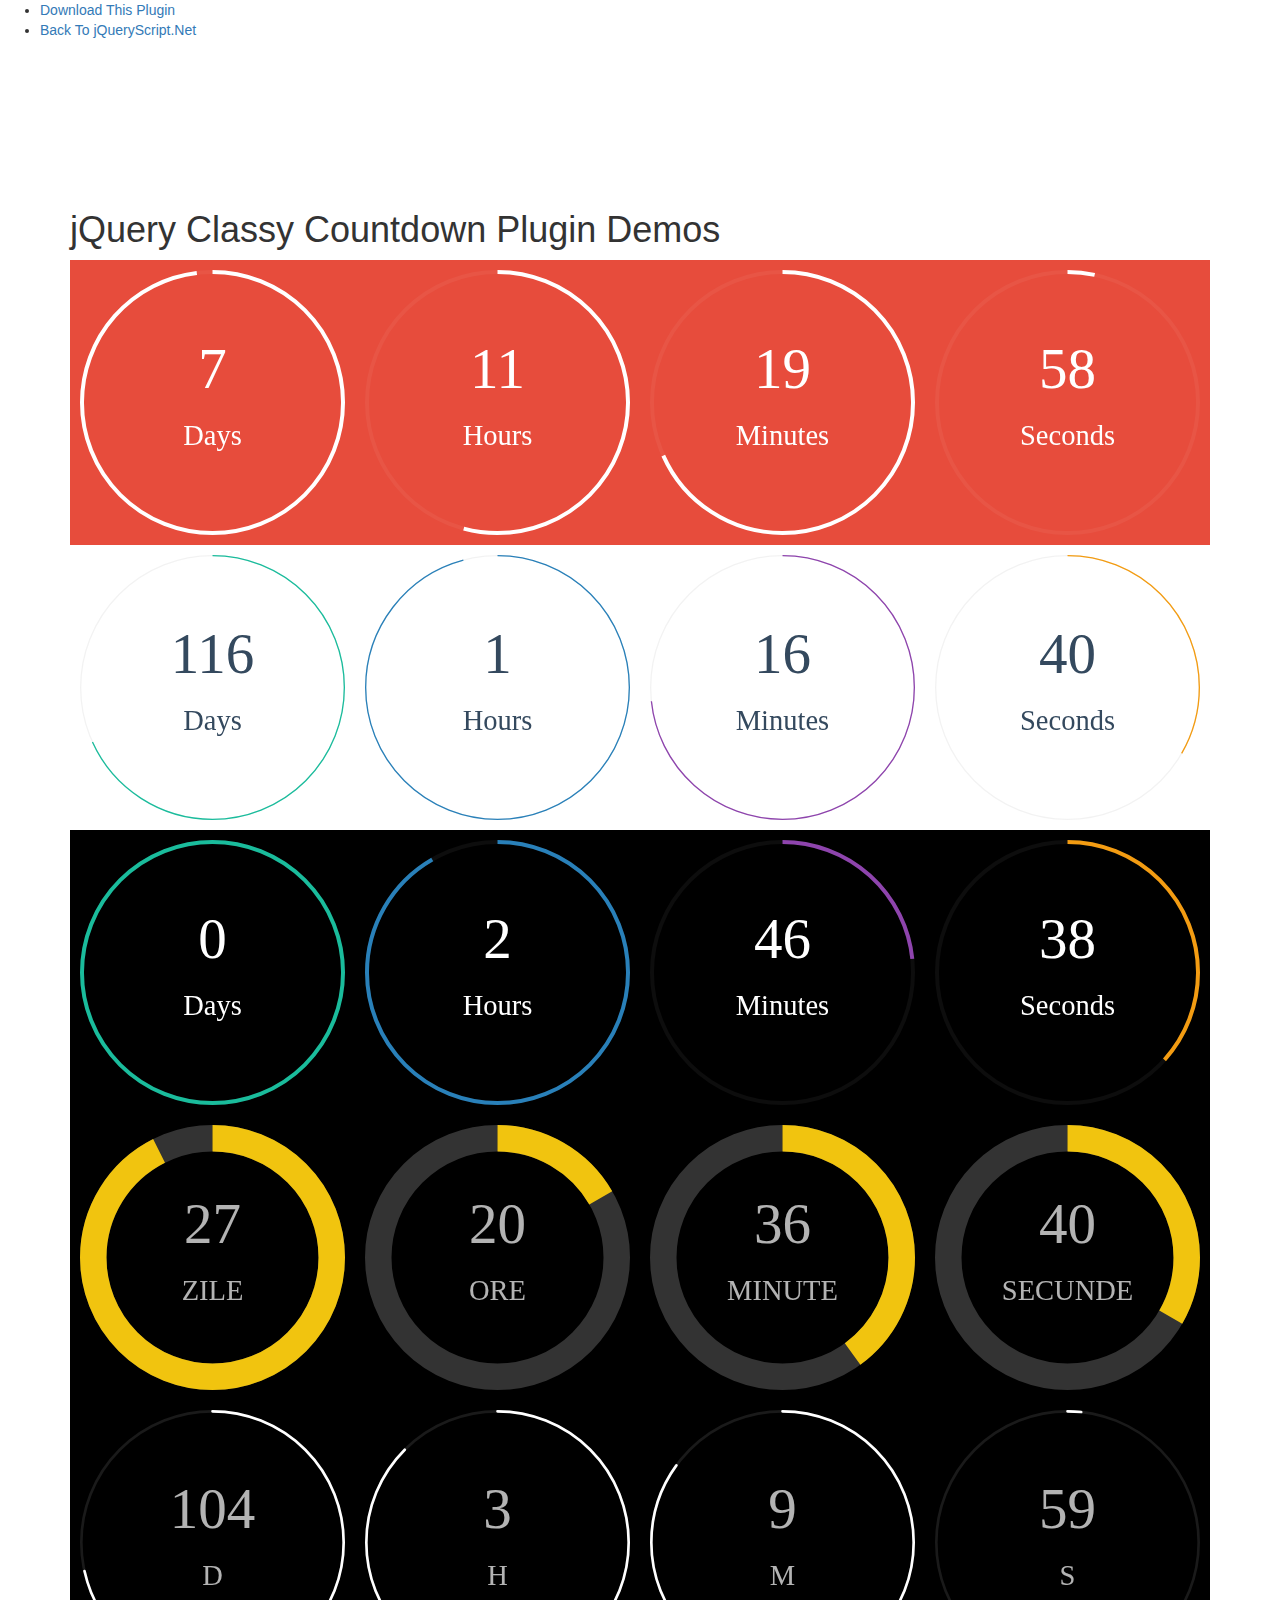
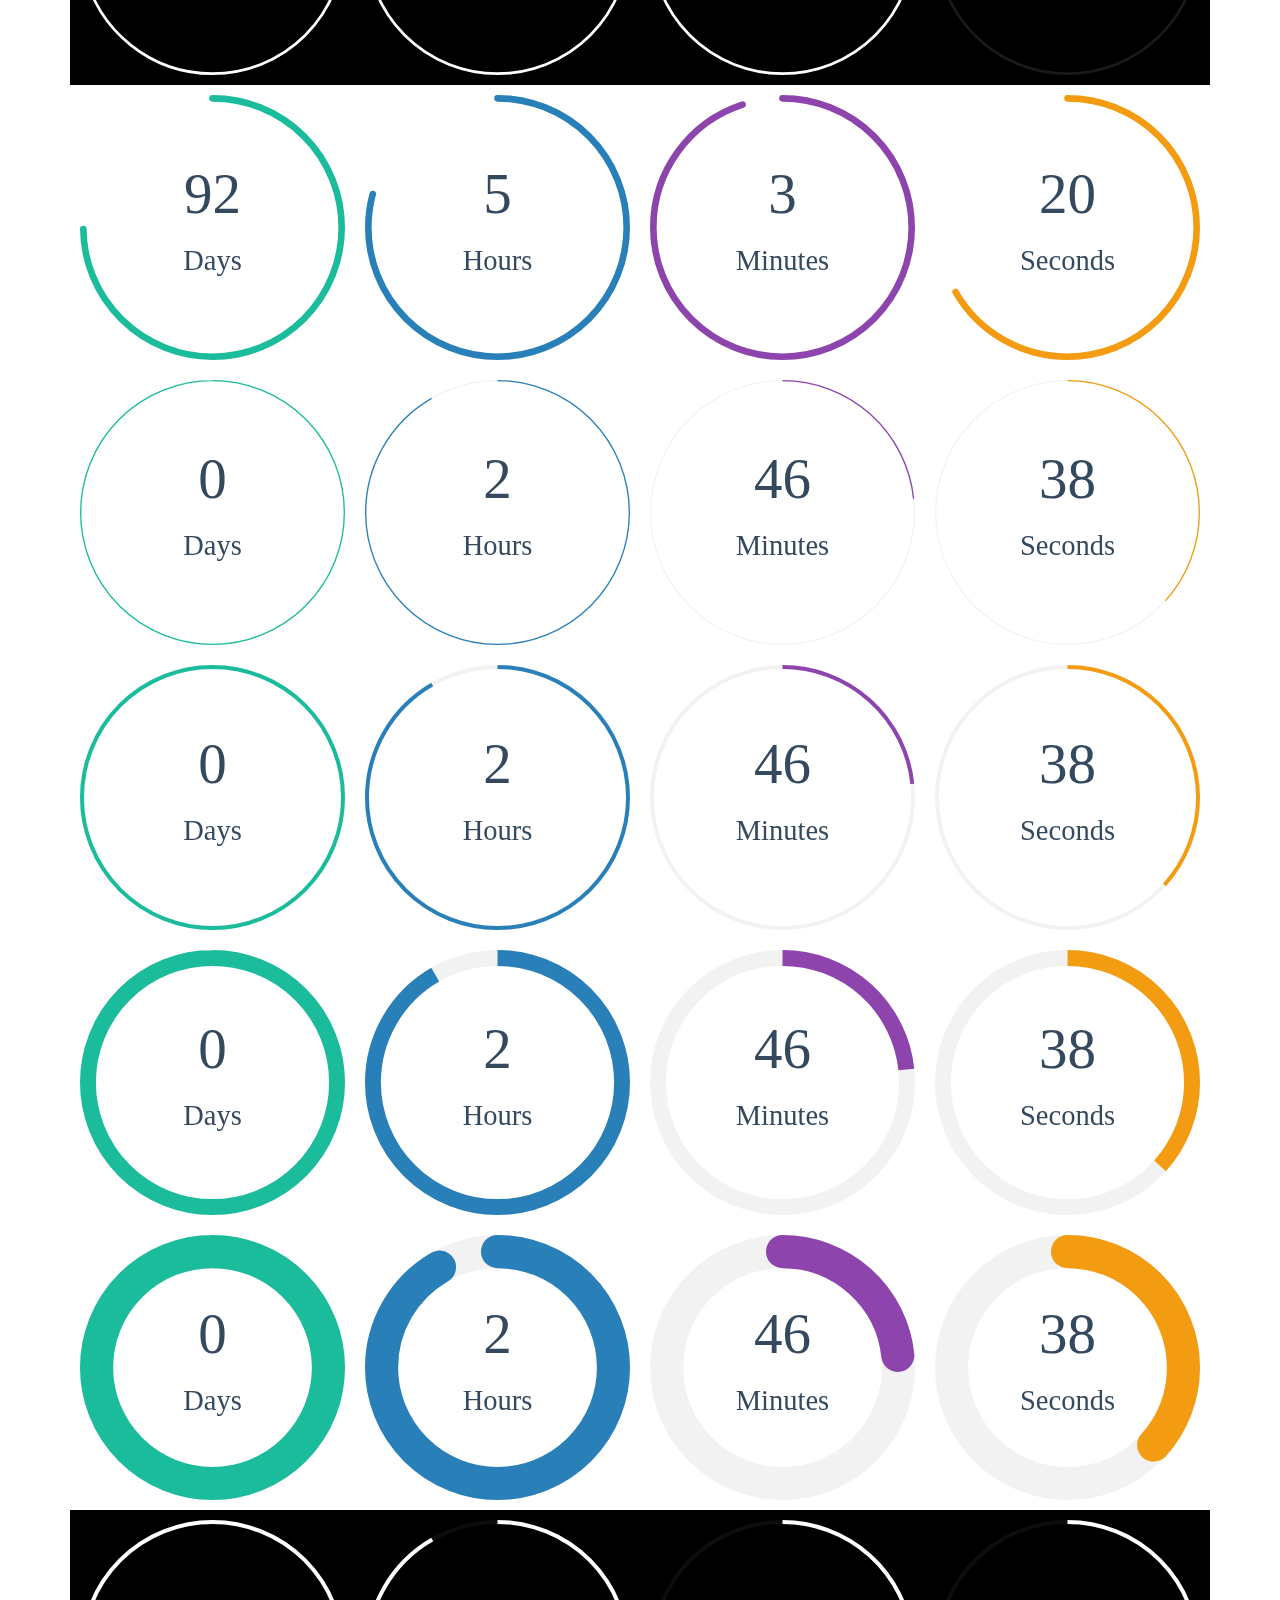
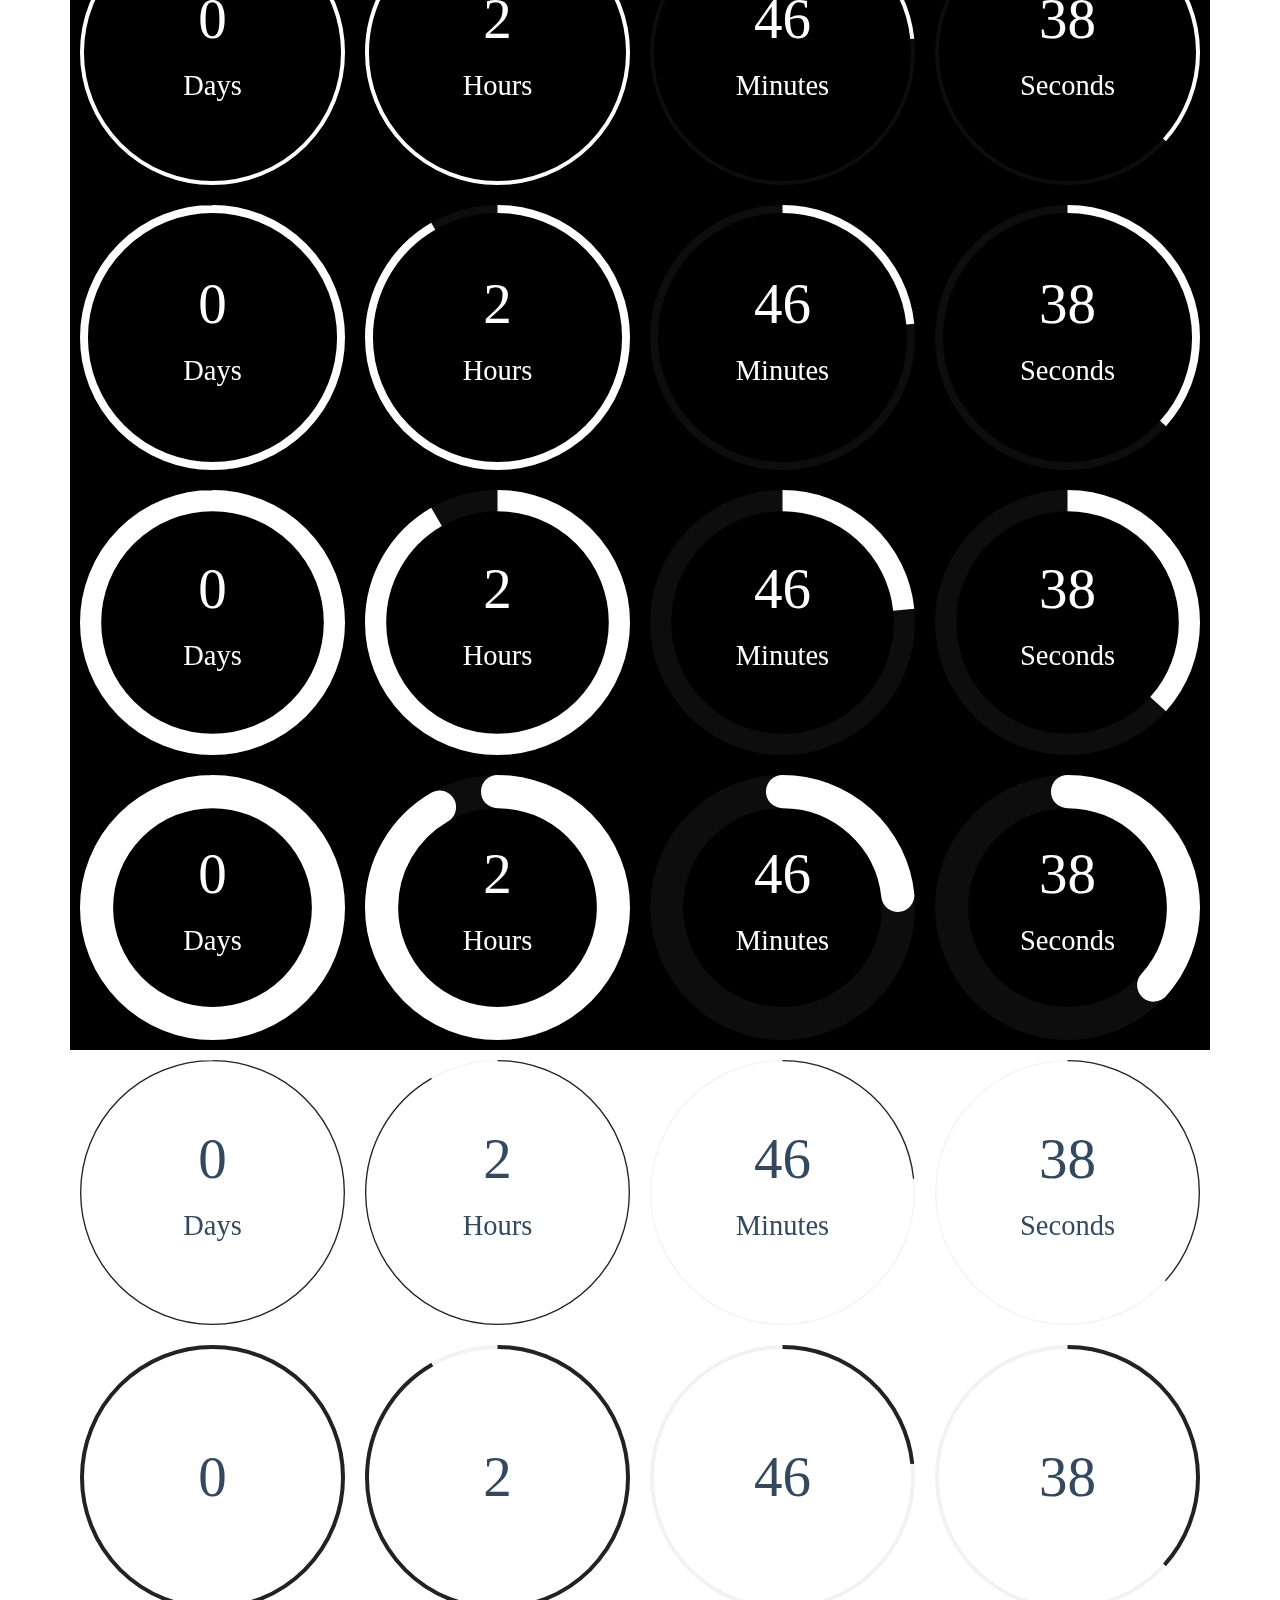
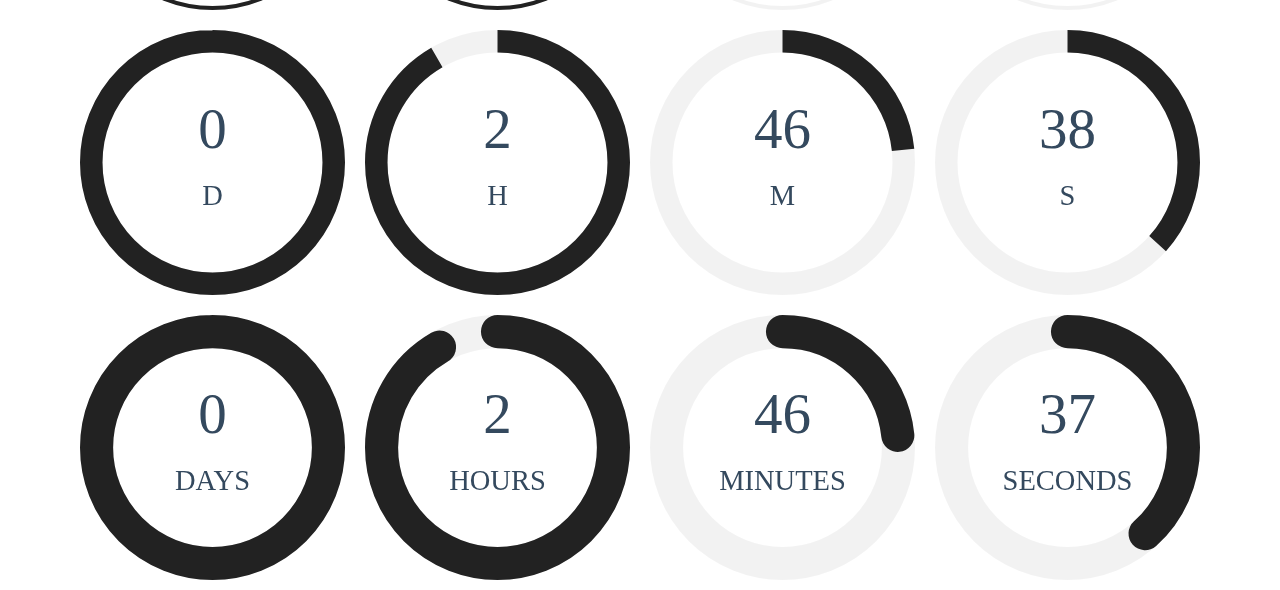
<file: assets/js/countdown/index.html>
<!doctype html>
<html>
<head>
<meta charset="utf-8">
<title>jQuery Classy Countdown Plugin Demos</title>

<link href="css/jquery.classycountdown.css" rel="stylesheet" type="text/css">
<link href="http://www.jqueryscript.net/css/jquerysctipttop.css" rel="stylesheet" type="text/css">


<link rel="stylesheet" href="http://netdna.bootstrapcdn.com/bootstrap/3.3.1/css/bootstrap.min.css">
</head>

<body>
<div id="jquery-script-menu">
<div class="jquery-script-center">
<ul>
<li><a href="http://www.jqueryscript.net/time-clock/Slick-Circular-jQuery-Countdown-Plugin-Classy-Countdown.html">Download This Plugin</a></li>
<li><a href="http://www.jqueryscript.net/">Back To jQueryScript.Net</a></li>
</ul>
<div class="jquery-script-ads"><script type="text/javascript"><!--
google_ad_client = "ca-pub-2783044520727903";
/* jQuery_demo */
google_ad_slot = "2780937993";
google_ad_width = 728;
google_ad_height = 90;
//-->
</script>
<script type="text/javascript"
src="http://pagead2.googlesyndication.com/pagead/show_ads.js">
</script></div>
<div class="jquery-script-clear"></div>
</div>
</div>
<div class="container" style="margin-top:150px;">
<h1>jQuery Classy Countdown Plugin Demos</h1>
<div id="countdown1" style="background-color:#e74c3c"></div>
<div id="countdown2" class="ClassyCountdownDemo"></div>
  <div id="countdown4" class="ClassyCountdownDemo" style="background-color:#000"></div>
  <div id="countdown3" class="ClassyCountdownDemo" style="background-color:#000"></div>
  <div id="countdown10" class="ClassyCountdownDemo" style="background-color:#000"></div>
                                    <div id="countdown9" class="ClassyCountdownDemo"></div>
                                    <div id="countdown15" class="ClassyCountdownDemo"></div>
                                    <div id="countdown16" class="ClassyCountdownDemo"></div>
                                    <div id="countdown17" class="ClassyCountdownDemo"></div>
                                    <div id="countdown18" class="ClassyCountdownDemo"></div>
  <div id="countdown5" class="ClassyCountdownDemo" style="background-color:#000"></div>
  <div id="countdown6" class="ClassyCountdownDemo" style="background-color:#000"></div>
  <div id="countdown7" class="ClassyCountdownDemo" style="background-color:#000"></div>
  <div id="countdown8" class="ClassyCountdownDemo" style="background-color:#000"></div>
                                    <div id="countdown11" class="ClassyCountdownDemo"></div>
                                    <div id="countdown12" class="ClassyCountdownDemo"></div>
  <div id="countdown13" class="ClassyCountdownDemo"></div>
  <div id="countdown14" class="ClassyCountdownDemo"></div>
</div>
<script src="http://ajax.googleapis.com/ajax/libs/jquery/1.11.2/jquery.min.js"></script>
<script src="js/jquery.knob.js"></script>
<script src="js/jquery.throttle.js"></script>

<script src="js/jquery.classycountdown.js"></script>
<script>
                                        $(document).ready(function() {
                                            $('#countdown15').ClassyCountdown({
                                                theme: "flat-colors",
                                                end: $.now() + 10000
                                            });
                                            $('#countdown16').ClassyCountdown({
                                                theme: "flat-colors-wide",
                                                end: $.now() + 10000
                                            });
                                            $('#countdown17').ClassyCountdown({
                                                theme: "flat-colors-very-wide",
                                                end: $.now() + 10000
                                            });
                                            $('#countdown18').ClassyCountdown({
                                                theme: "flat-colors-black",
                                                end: $.now() + 10000
                                            });
                                            $('#countdown1').ClassyCountdown({
                                                theme: "white",
                                                end: $.now() + 645600
                                            });
                                            $('#countdown5').ClassyCountdown({
                                                theme: "white",
                                                end: $.now() + 10000
                                            });
                                            $('#countdown6').ClassyCountdown({
                                                theme: "white-wide",
                                                end: $.now() + 10000
                                            });
                                            $('#countdown7').ClassyCountdown({
                                                theme: "white-very-wide",
                                                end: $.now() + 10000
                                            });
                                            $('#countdown8').ClassyCountdown({
                                                theme: "white-black",
                                                end: $.now() + 10000
                                            });
                                            $('#countdown11').ClassyCountdown({
                                                theme: "black",
                                                style: {
                                                    secondsElement: {
                                                        gauge: {
                                                            fgColor: "#F00"
                                                        }
                                                    }
                                                },
                                                end: $.now() + 10000
                                            });
                                            $('#countdown12').ClassyCountdown({
                                                theme: "black-wide",
                                                labels: false,
                                                end: $.now() + 10000
                                            });
                                            $('#countdown13').ClassyCountdown({
                                                theme: "black-very-wide",
                                                labelsOptions: {
                                                    lang: {
                                                        days: 'D',
                                                        hours: 'H',
                                                        minutes: 'M',
                                                        seconds: 'S'
                                                    },
                                                    style: 'font-size:0.5em; text-transform:uppercase;'
                                                },
                                                end: $.now() + 10000
                                            });
                                            $('#countdown14').ClassyCountdown({
                                                theme: "black-black",
                                                labelsOptions: {
                                                    style: 'font-size:0.5em; text-transform:uppercase;'
                                                },
                                                end: $.now() + 10000
                                            });
                                            $('#countdown4').ClassyCountdown({
                                                end: $.now() + 10000,
                                                labels: true,
                                                style: {
                                                    element: "",
                                                    textResponsive: .5,
                                                    days: {
                                                        gauge: {
                                                            thickness: .03,
                                                            bgColor: "rgba(255,255,255,0.05)",
                                                            fgColor: "#1abc9c"
                                                        },
                                                        textCSS: 'font-family:\'Open Sans\'; font-size:25px; font-weight:300; color:#fff;'
                                                    },
                                                    hours: {
                                                        gauge: {
                                                            thickness: .03,
                                                            bgColor: "rgba(255,255,255,0.05)",
                                                            fgColor: "#2980b9"
                                                        },
                                                        textCSS: 'font-family:\'Open Sans\'; font-size:25px; font-weight:300; color:#fff;'
                                                    },
                                                    minutes: {
                                                        gauge: {
                                                            thickness: .03,
                                                            bgColor: "rgba(255,255,255,0.05)",
                                                            fgColor: "#8e44ad"
                                                        },
                                                        textCSS: 'font-family:\'Open Sans\'; font-size:25px; font-weight:300; color:#fff;'
                                                    },
                                                    seconds: {
                                                        gauge: {
                                                            thickness: .03,
                                                            bgColor: "rgba(255,255,255,0.05)",
                                                            fgColor: "#f39c12"
                                                        },
                                                        textCSS: 'font-family:\'Open Sans\'; font-size:25px; font-weight:300; color:#fff;'
                                                    }

                                                },
                                                onEndCallback: function() {
                                                    console.log("Time out!");
                                                }
                                            });
                                            $('#countdown2').ClassyCountdown({
                                                end: '1388468325',
                                                now: '1378441323',
                                                labels: true,
                                                style: {
                                                    element: "",
                                                    textResponsive: .5,
                                                    days: {
                                                        gauge: {
                                                            thickness: .01,
                                                            bgColor: "rgba(0,0,0,0.05)",
                                                            fgColor: "#1abc9c"
                                                        },
                                                        textCSS: 'font-family:\'Open Sans\'; font-size:25px; font-weight:300; color:#34495e;'
                                                    },
                                                    hours: {
                                                        gauge: {
                                                            thickness: .01,
                                                            bgColor: "rgba(0,0,0,0.05)",
                                                            fgColor: "#2980b9"
                                                        },
                                                        textCSS: 'font-family:\'Open Sans\'; font-size:25px; font-weight:300; color:#34495e;'
                                                    },
                                                    minutes: {
                                                        gauge: {
                                                            thickness: .01,
                                                            bgColor: "rgba(0,0,0,0.05)",
                                                            fgColor: "#8e44ad"
                                                        },
                                                        textCSS: 'font-family:\'Open Sans\'; font-size:25px; font-weight:300; color:#34495e;'
                                                    },
                                                    seconds: {
                                                        gauge: {
                                                            thickness: .01,
                                                            bgColor: "rgba(0,0,0,0.05)",
                                                            fgColor: "#f39c12"
                                                        },
                                                        textCSS: 'font-family:\'Open Sans\'; font-size:25px; font-weight:300; color:#34495e;'
                                                    }

                                                },
                                                onEndCallback: function() {
                                                    console.log("Time out!");
                                                }
                                            });
                                            $('#countdown9').ClassyCountdown({
                                                end: '1388468325',
                                                now: '1380501323',
                                                labels: true,
                                                style: {
                                                    element: "",
                                                    textResponsive: .5,
                                                    days: {
                                                        gauge: {
                                                            thickness: .05,
                                                            bgColor: "rgba(0,0,0,0)",
                                                            fgColor: "#1abc9c",
                                                            lineCap: 'round'
                                                        },
                                                        textCSS: 'font-family:\'Open Sans\'; font-size:25px; font-weight:300; color:#34495e;'
                                                    },
                                                    hours: {
                                                        gauge: {
                                                            thickness: .05,
                                                            bgColor: "rgba(0,0,0,0)",
                                                            fgColor: "#2980b9",
                                                            lineCap: 'round'
                                                        },
                                                        textCSS: 'font-family:\'Open Sans\'; font-size:25px; font-weight:300; color:#34495e;'
                                                    },
                                                    minutes: {
                                                        gauge: {
                                                            thickness: .05,
                                                            bgColor: "rgba(0,0,0,0)",
                                                            fgColor: "#8e44ad",
                                                            lineCap: 'round'
                                                        },
                                                        textCSS: 'font-family:\'Open Sans\'; font-size:25px; font-weight:300; color:#34495e;'
                                                    },
                                                    seconds: {
                                                        gauge: {
                                                            thickness: .05,
                                                            bgColor: "rgba(0,0,0,0)",
                                                            fgColor: "#f39c12",
                                                            lineCap: 'round'
                                                        },
                                                        textCSS: 'font-family:\'Open Sans\'; font-size:25px; font-weight:300; color:#34495e;'
                                                    }

                                                },
                                                onEndCallback: function() {
                                                    console.log("Time out!");
                                                }
                                            });
                                            $('#countdown10').ClassyCountdown({
                                                end: '1397468325',
                                                now: '1388471324',
                                                labels: true,
                                                labelsOptions: {
                                                    lang: {
                                                        days: 'D',
                                                        hours: 'H',
                                                        minutes: 'M',
                                                        seconds: 'S'
                                                    },
                                                    style: 'font-size:0.5em; text-transform:uppercase;'
                                                },
                                                style: {
                                                    element: "",
                                                    textResponsive: .5,
                                                    days: {
                                                        gauge: {
                                                            thickness: .02,
                                                            bgColor: "rgba(255,255,255,0.1)",
                                                            fgColor: "rgba(255,255,255,1)",
                                                            lineCap: 'round'
                                                        },
                                                        textCSS: 'font-family:\'Open Sans\'; font-size:25px; font-weight:300; color:rgba(255,255,255,0.7);'
                                                    },
                                                    hours: {
                                                        gauge: {
                                                            thickness: .02,
                                                            bgColor: "rgba(255,255,255,0.1)",
                                                            fgColor: "rgba(255,255,255,1)",
                                                            lineCap: 'round'
                                                        },
                                                        textCSS: 'font-family:\'Open Sans\'; font-size:25px; font-weight:300; color:rgba(255,255,255,0.7);'
                                                    },
                                                    minutes: {
                                                        gauge: {
                                                            thickness: .02,
                                                            bgColor: "rgba(255,255,255,0.1)",
                                                            fgColor: "rgba(255,255,255,1)",
                                                            lineCap: 'round'
                                                        },
                                                        textCSS: 'font-family:\'Open Sans\'; font-size:25px; font-weight:300; color:rgba(255,255,255,0.7);'
                                                    },
                                                    seconds: {
                                                        gauge: {
                                                            thickness: .02,
                                                            bgColor: "rgba(255,255,255,0.1)",
                                                            fgColor: "rgba(255,255,255,1)",
                                                            lineCap: 'round'
                                                        },
                                                        textCSS: 'font-family:\'Open Sans\'; font-size:25px; font-weight:300; color:rgba(255,255,255,0.7);'
                                                    },
                                                },
                                                onEndCallback: function() {
                                                    console.log("Time out!");
                                                }
                                            });
                                            $('#countdown3').ClassyCountdown({
                                                end: '1390868325',
                                                now: '1388461323',
                                                labels: true,
                                                labelsOptions: {
                                                    lang: {
                                                        days: 'Zile',
                                                        hours: 'Ore',
                                                        minutes: 'Minute',
                                                        seconds: 'Secunde'
                                                    },
                                                    style: 'font-size:0.5em; text-transform:uppercase;'
                                                },
                                                style: {
                                                    element: "",
                                                    textResponsive: .5,
                                                    days: {
                                                        gauge: {
                                                            thickness: .2,
                                                            bgColor: "rgba(255,255,255,0.2)",
                                                            fgColor: "rgb(241, 196, 15)"
                                                        },
                                                        textCSS: 'font-family:\'Open Sans\'; font-size:25px; font-weight:300; color:rgba(255,255,255,0.7);'
                                                    },
                                                    hours: {
                                                        gauge: {
                                                            thickness: .2,
                                                            bgColor: "rgba(255,255,255,0.2)",
                                                            fgColor: "rgb(241, 196, 15)"
                                                        },
                                                        textCSS: 'font-family:\'Open Sans\'; font-size:25px; font-weight:300; color:rgba(255,255,255,0.7);'
                                                    },
                                                    minutes: {
                                                        gauge: {
                                                            thickness: .2,
                                                            bgColor: "rgba(255,255,255,0.2)",
                                                            fgColor: "rgb(241, 196, 15)"
                                                        },
                                                        textCSS: 'font-family:\'Open Sans\'; font-size:25px; font-weight:300; color:rgba(255,255,255,0.7);'
                                                    },
                                                    seconds: {
                                                        gauge: {
                                                            thickness: .2,
                                                            bgColor: "rgba(255,255,255,0.2)",
                                                            fgColor: "rgb(241, 196, 15)"
                                                        },
                                                        textCSS: 'font-family:\'Open Sans\'; font-size:25px; font-weight:300; color:rgba(255,255,255,0.7);'
                                                    }

                                                },
                                                onEndCallback: function() {
                                                    console.log("Time out!");
                                                }
                                            });
                                        });
                                    </script><script type="text/javascript">

  var _gaq = _gaq || [];
  _gaq.push(['_setAccount', 'UA-36251023-1']);
  _gaq.push(['_setDomainName', 'jqueryscript.net']);
  _gaq.push(['_trackPageview']);

  (function() {
    var ga = document.createElement('script'); ga.type = 'text/javascript'; ga.async = true;
    ga.src = ('https:' == document.location.protocol ? 'https://ssl' : 'http://www') + '.google-analytics.com/ga.js';
    var s = document.getElementsByTagName('script')[0]; s.parentNode.insertBefore(ga, s);
  })();

</script>

</body>
</html>
</file>
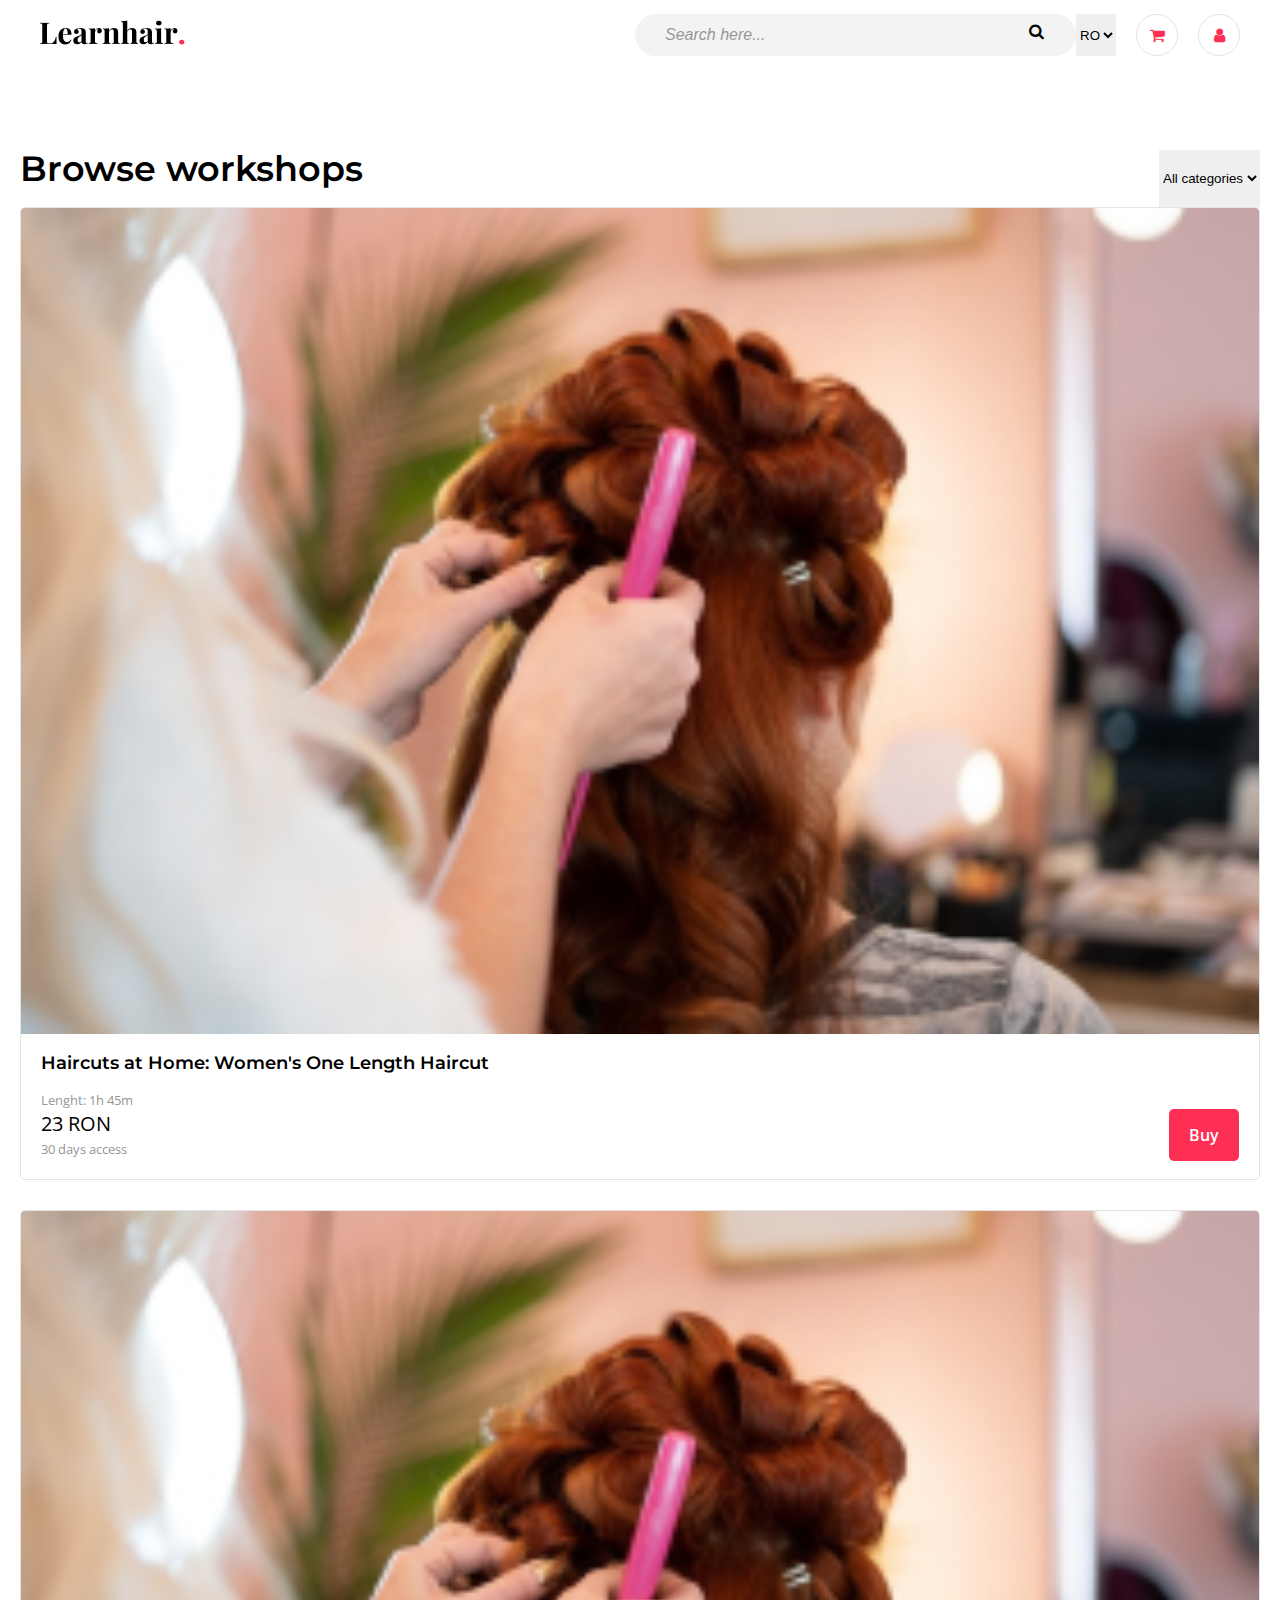
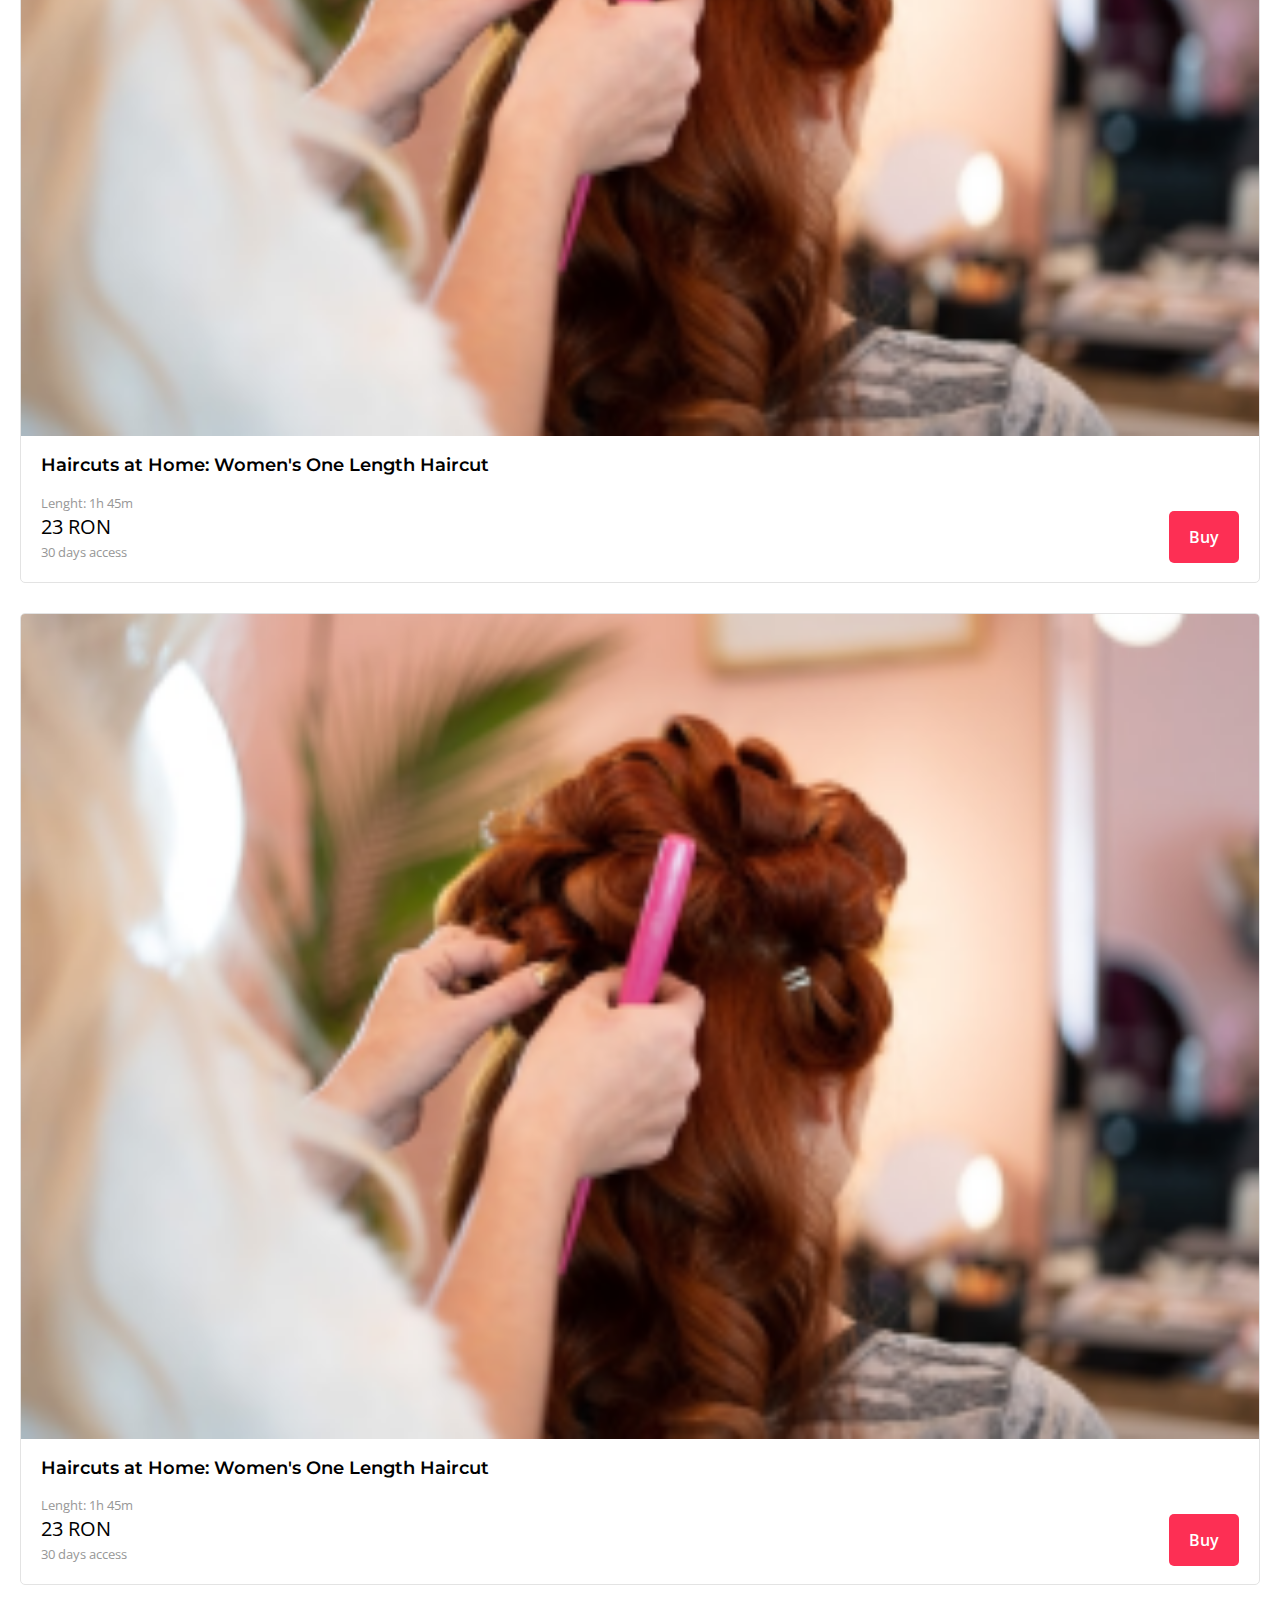
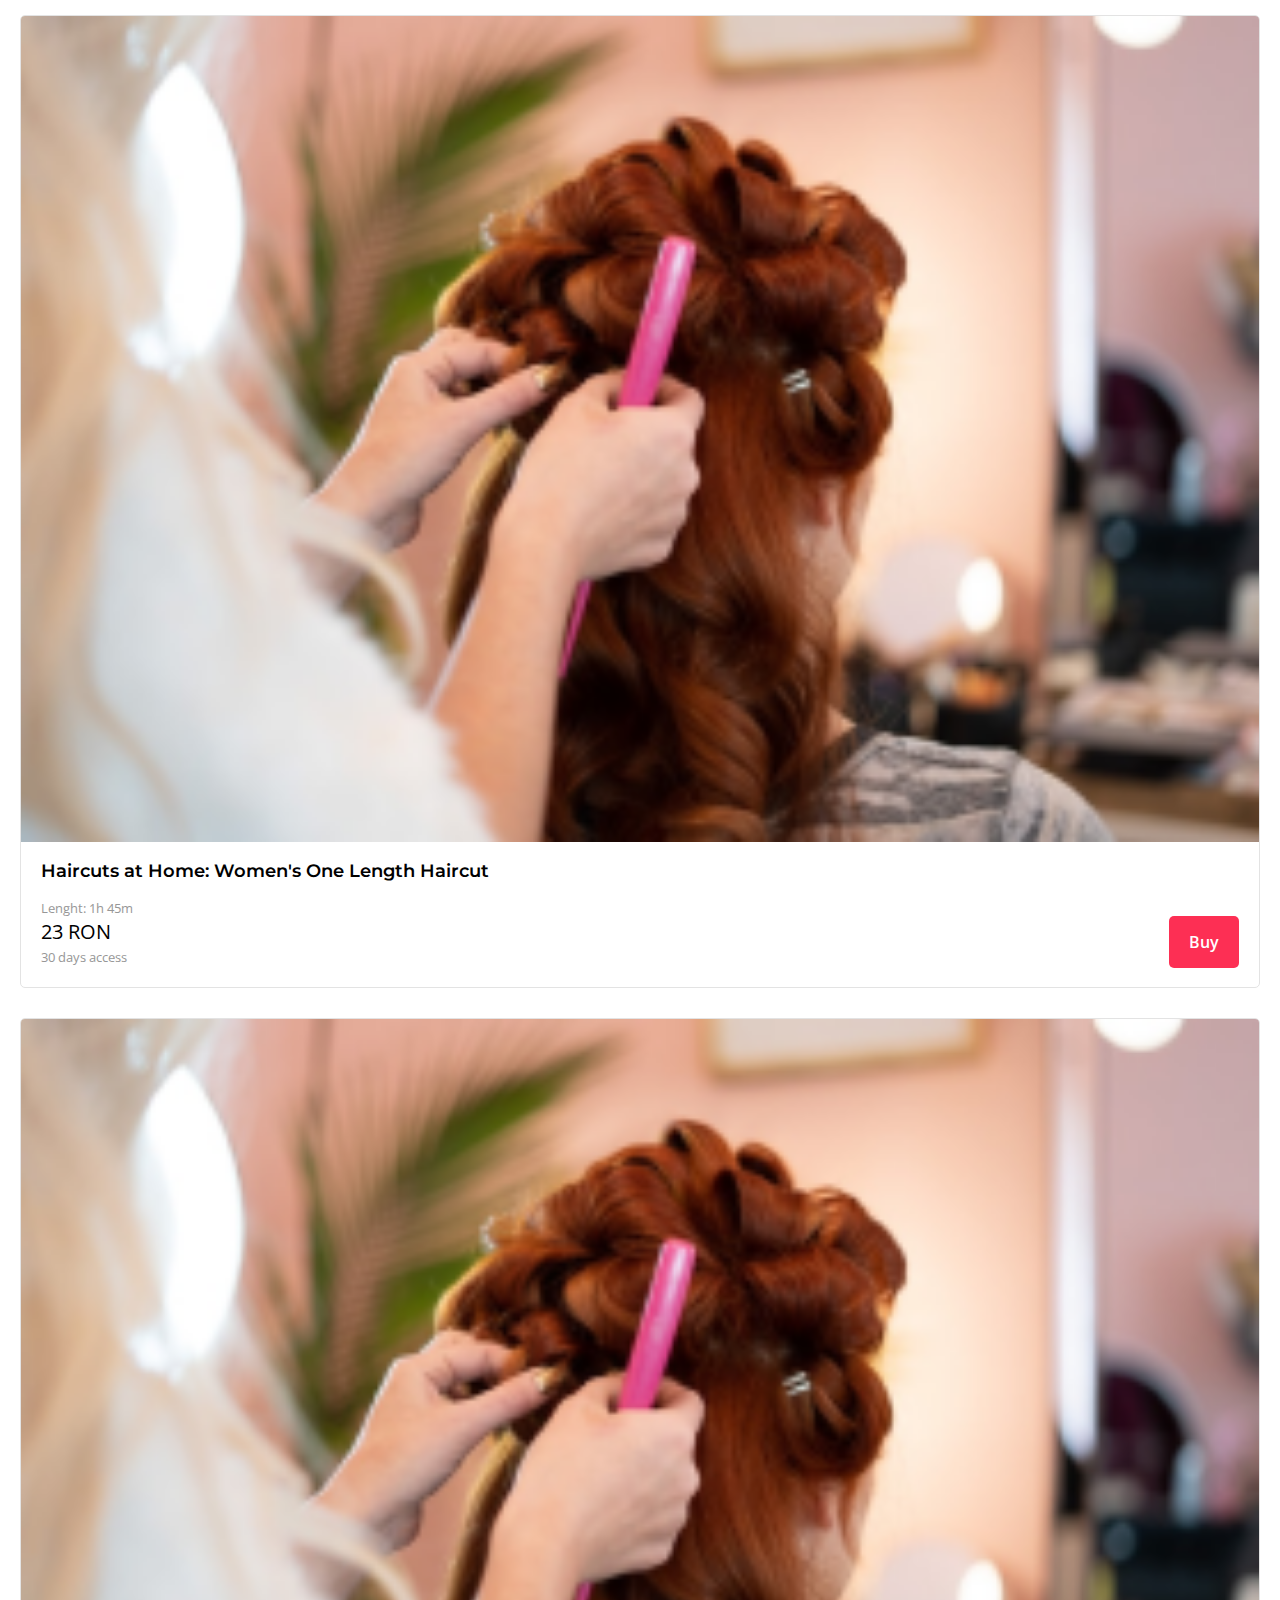
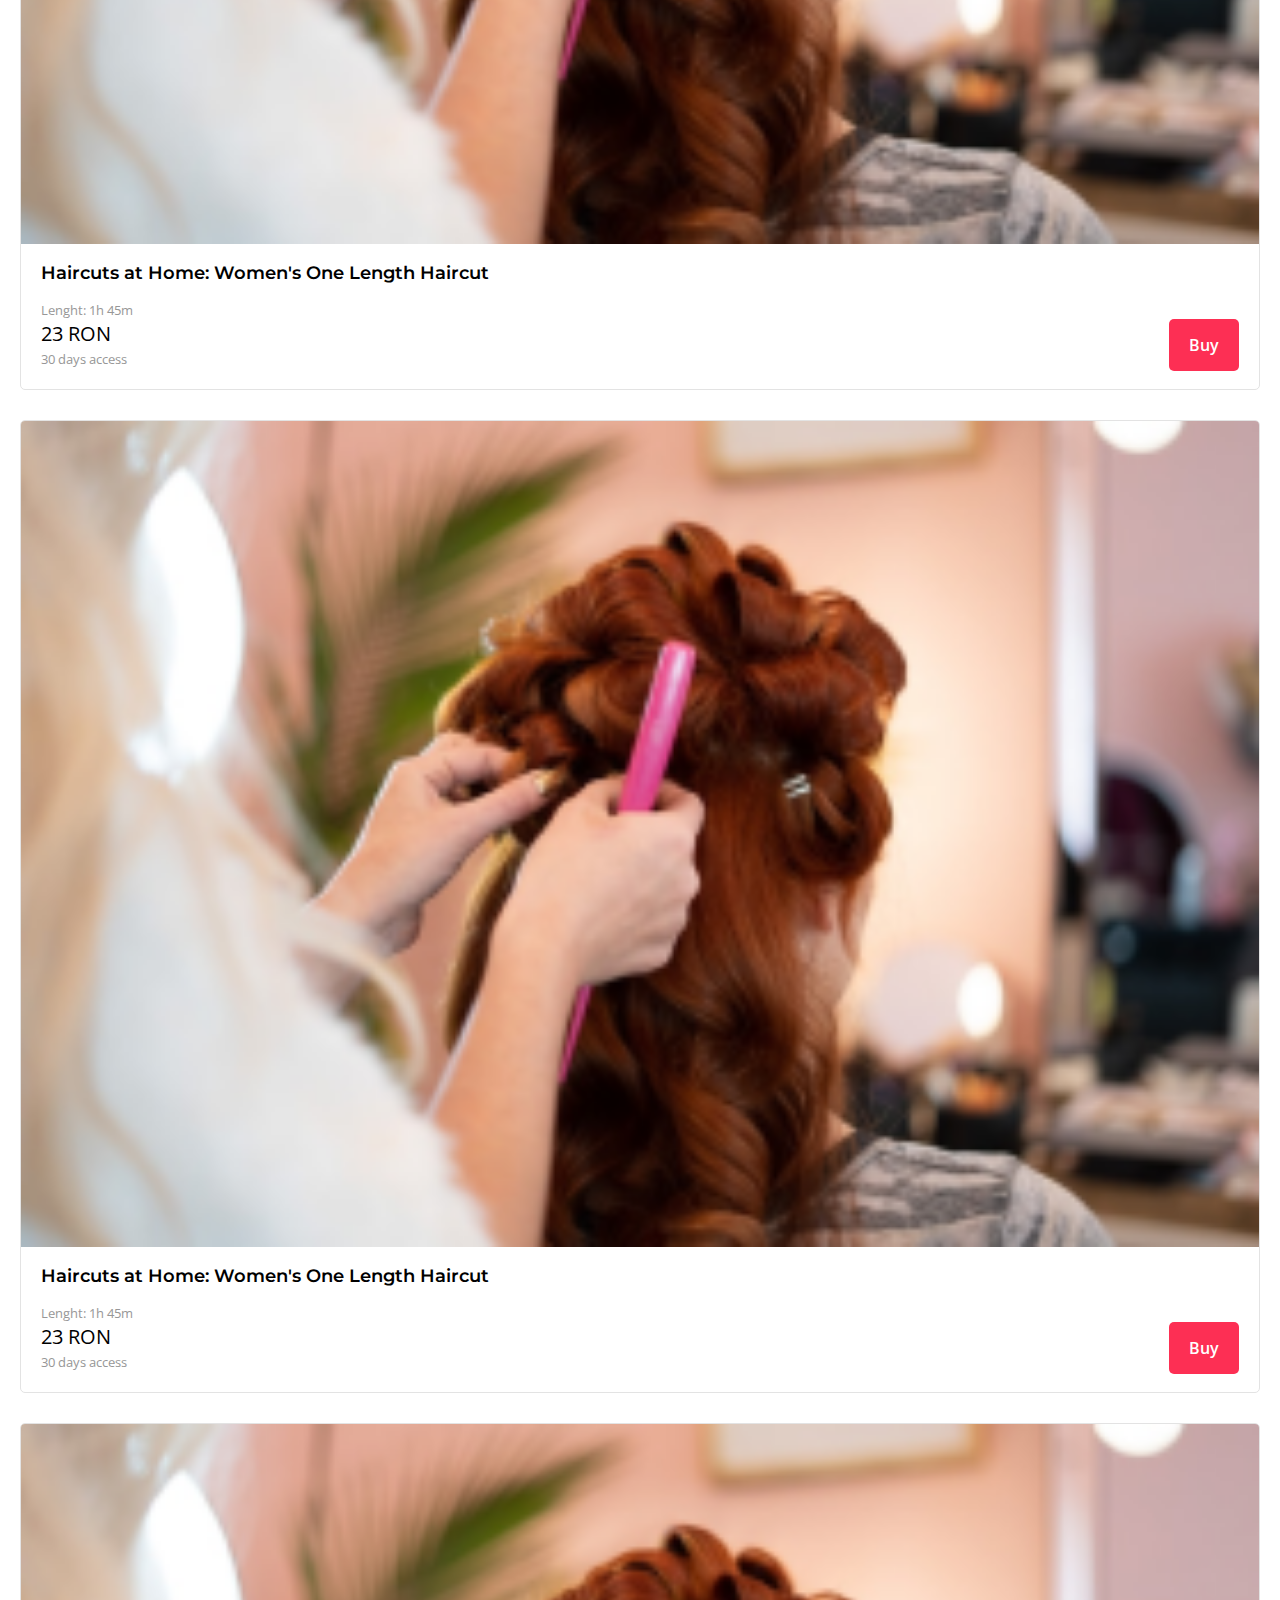
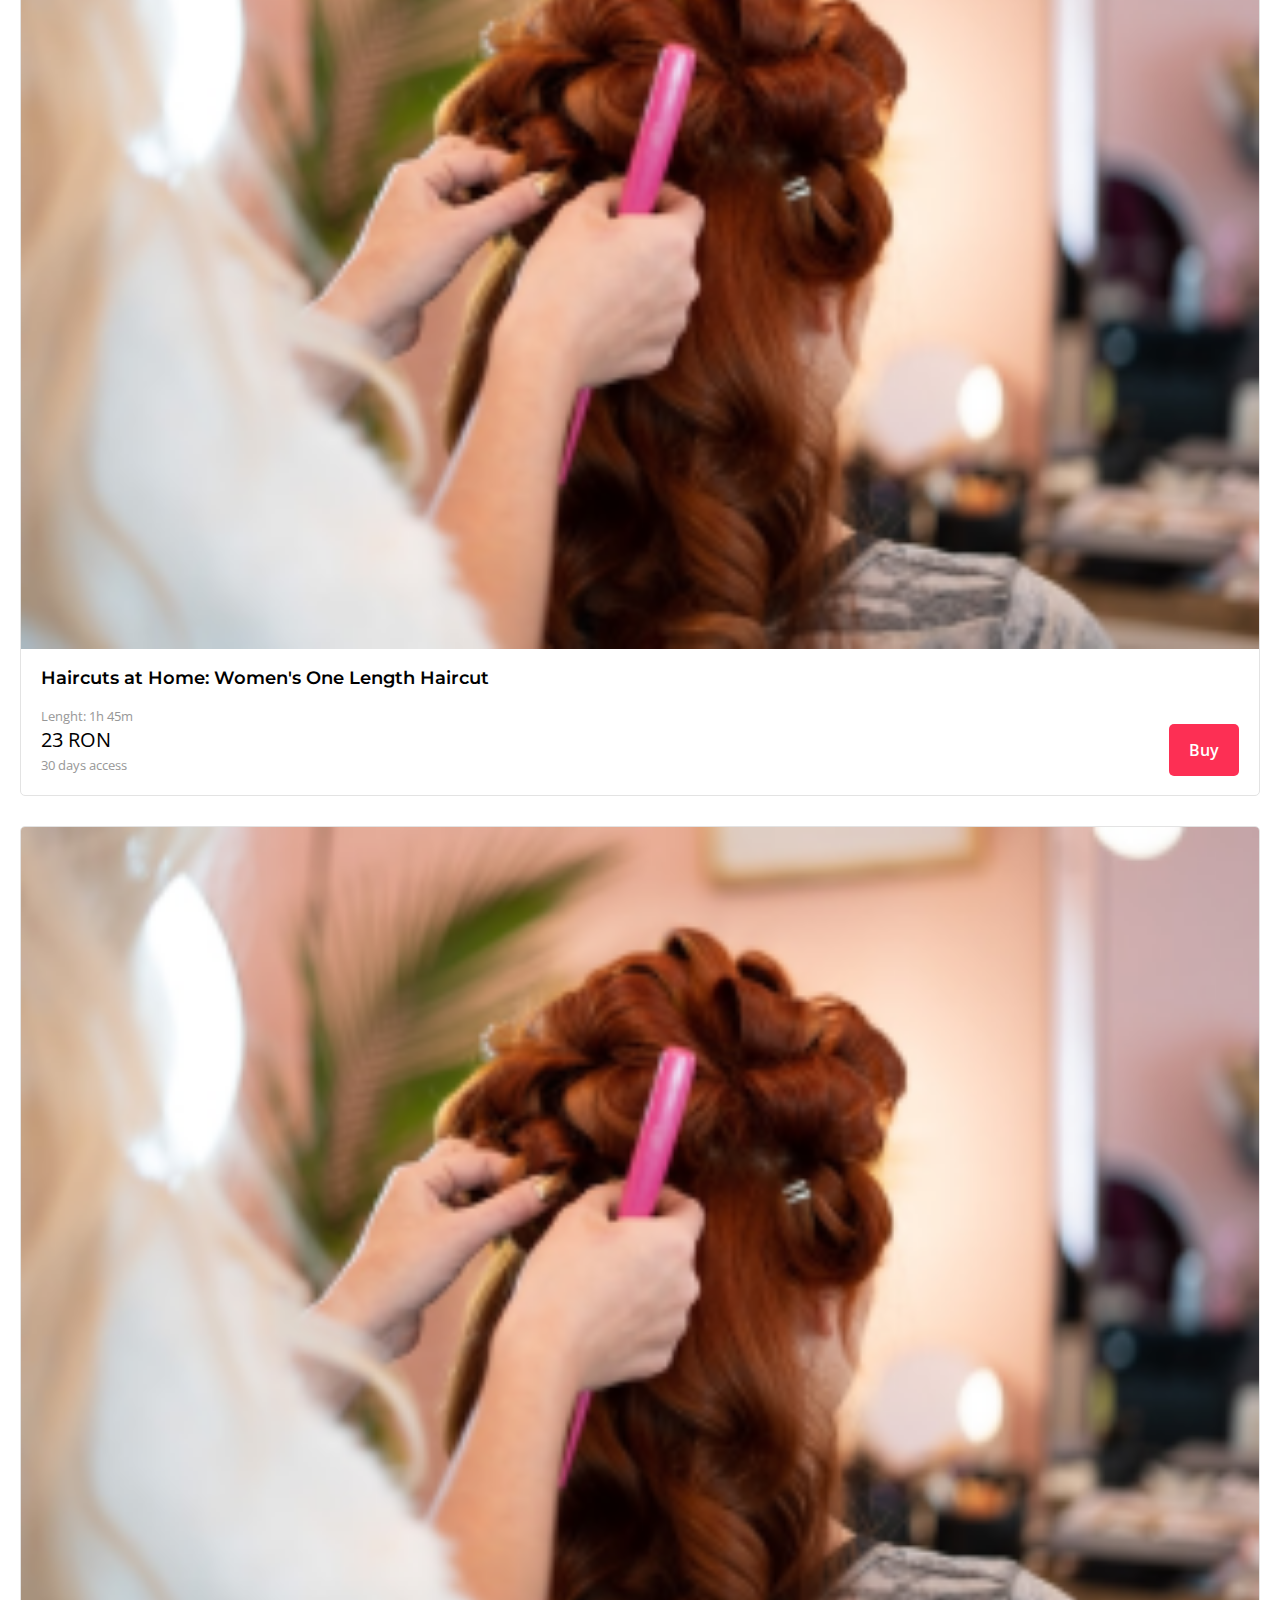
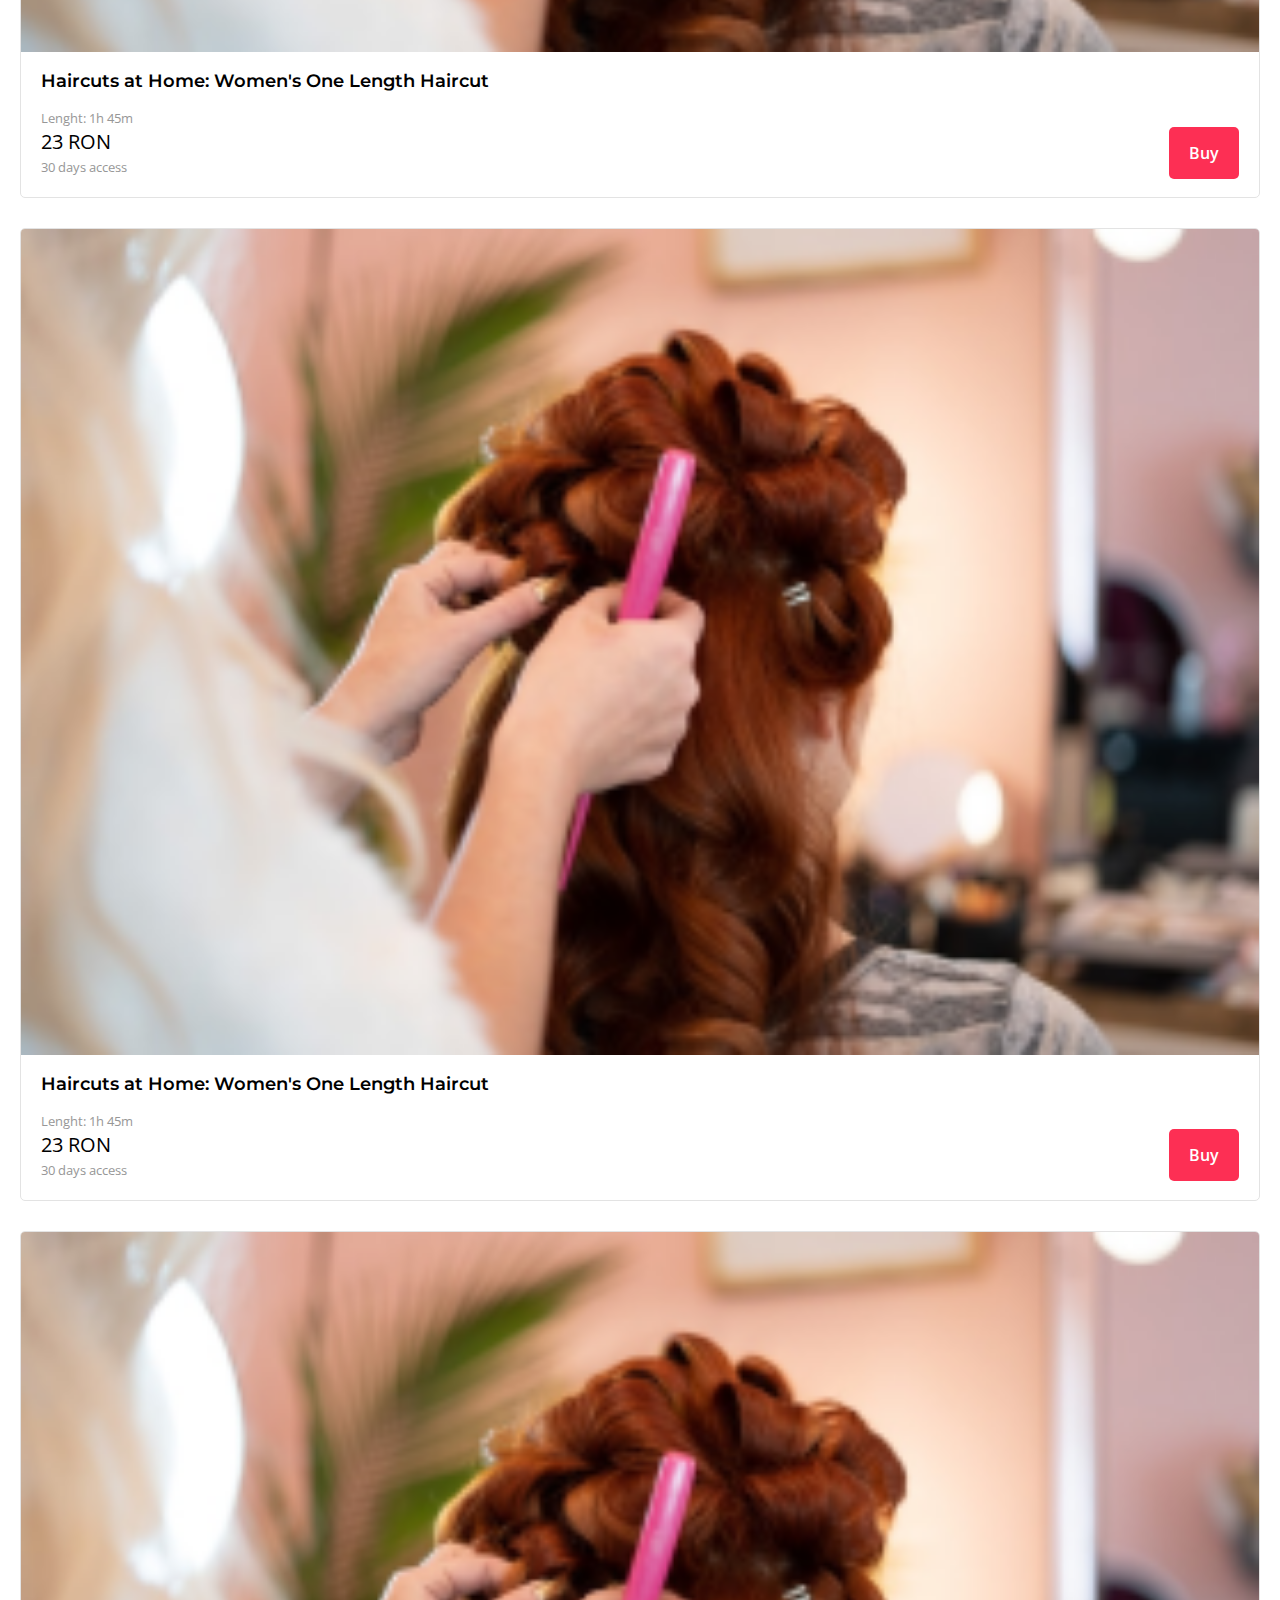
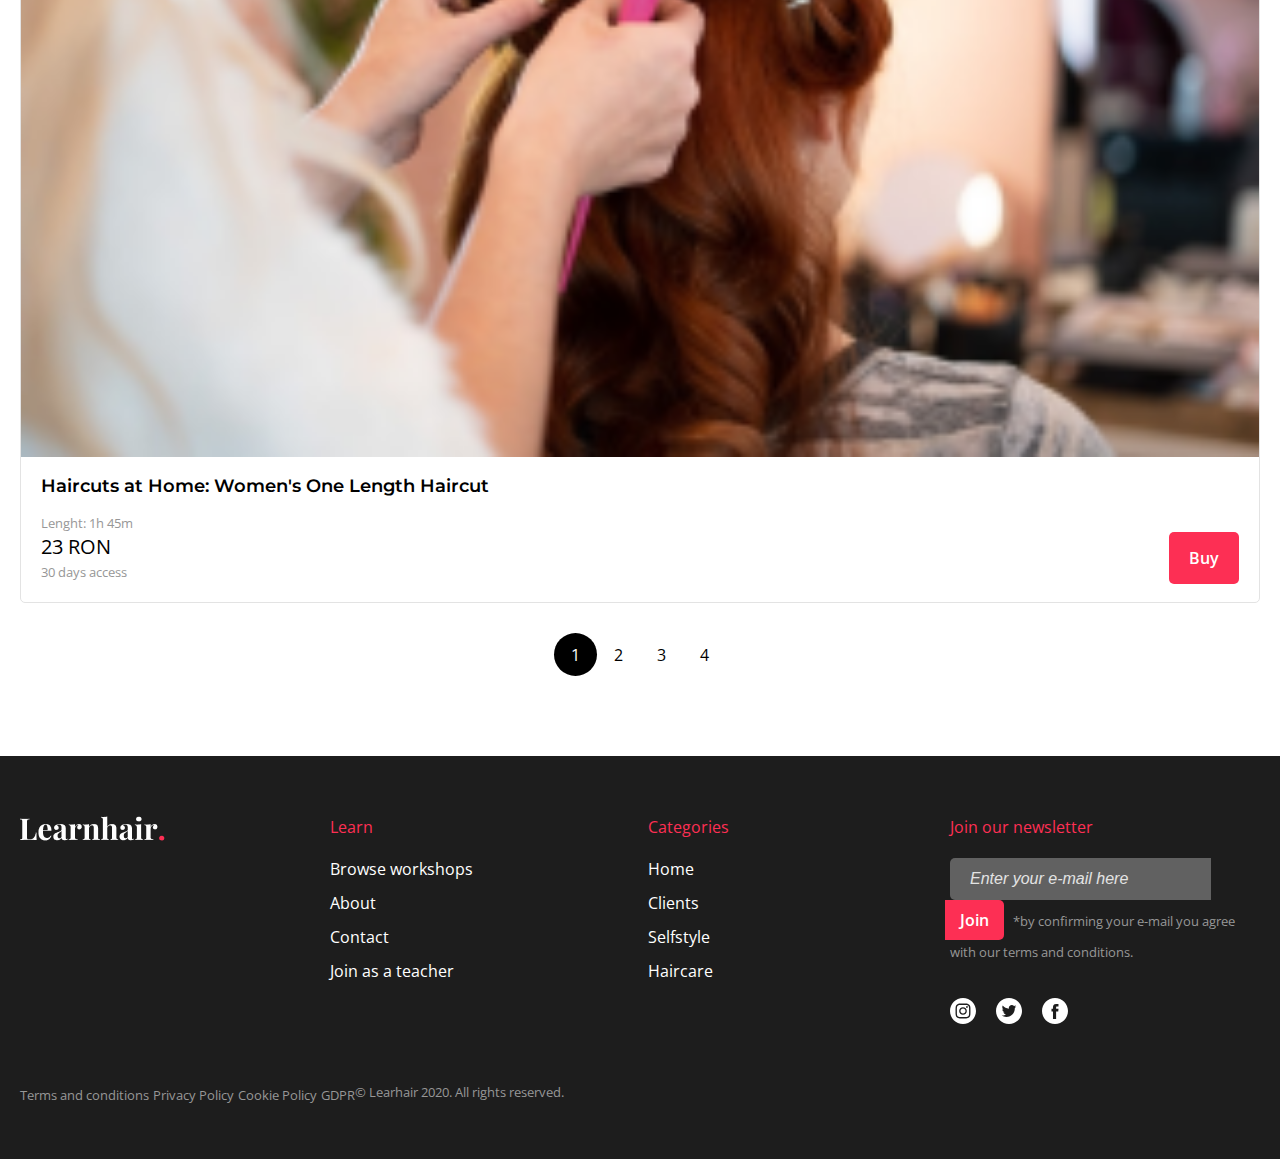
<file: courses.html>
<!DOCTYPE html>
<html lang="en">
<head>
    <meta charset="UTF-8">
    <meta name="viewport" content="width=device-width, initial-scale=1.0">
    <title>Hairworkshops</title>
    <link rel="stylesheet" href="https://maxcdn.bootstrapcdn.com/font-awesome/4.5.0/css/font-awesome.min.css?ver=1.1">
    <link href="https://fonts.googleapis.com/css2?family=Montserrat:ital,wght@0,400;0,700;0,800;1,400;1,700;1,800&display=swap" rel="stylesheet">
    <link href="https://fonts.googleapis.com/css2?family=Montserrat:ital,wght@0,400;0,600;0,700;0,800;1,400;1,600;1,700;1,800&display=swap" rel="stylesheet">

    <link rel="stylesheet" href="https://fonts.googleapis.com/css?family=Open+Sans%3A300italic%2C400italic%2C600italic%2C300%2C400%2C600&subset=latin%2Clatin-ext&display=fallback&ver=5.4.2">
    <link href="https://stackpath.bootstrapcdn.com/bootstrap/4.5.0/css/bootstrap.min.css" rel="stylesheet" integrity="sha384-9aIt2nRpC12Uk9gS9baDl411NQApFmC26EwAOH8WgZl5MYYxFfc+NcPb1dKGj7Sk" crossorigin="anonymous">
    <link rel="stylesheet" href="style.css">
    <link rel="stylesheet" type="text/css" href="assets/css/slick-theme.css"/>
    <link rel="stylesheet" type="text/css" href="assets/css/slick.css"/>
    <script type='text/javascript' src='https://code.jquery.com/jquery-2.2.0.min.js'></script>
				
</head>
<body>
    <section class="header no-cover">
        <div class="wrapper">
            <div class="logo">
                <a href="/index.html">
                    <img src="/assets/images/logo-black.png" alt="logo">
                </a>
            </div>
            <div class="primary-menu">
                <ul class="menu">
                    <li class="active"><a href="">Browse workshops</a></li>
                    <li><a href="">About</a></li>
                    <li><a href="">Contact</a></li>
                </ul>
            </div>
            <div class="search">
                <input type="text" placeholder="Search here...">
                <span><i class="fa fa-search" aria-hidden="true"></i></span>
            </div>
            <div class="secondary-menu">
                <select name="language" id="lang">
                    <option value="RO">RO</option>
                    <option value="EN">EN</option>
                </select>
                <div class="user-menu">
                    <div class="cart"><i class="fa fa-shopping-cart" aria-hidden="true"></i></div>
                    <i class="fa fa-user" aria-hidden="true"></i>

                </div>
            </div>

        </div>
    </section>
<!-- Popular Worskhops Section -->
    <section class="container ">
        <div class="wrapper all-courses">
            <h2>Browse workshops</h2>
            <select name="category" id="select-category">
                <option value="all">All categories</option>
                <option value="home">Home</option>
                <option value="Clients">Clients</option>
            </select>
        </div>
        <div class="row">
    
                <div class="col-md-3">
                    <div class="course">
                        <div class="item">
                            <img src="assets/images/image.png" alt="image">
                            <div class="item-details">
                                <a href="single.html">
                                <h3>Haircuts at Home: Women's One Length Haircut </h3>
                            </a>
                            <span class="details duration">Lenght: 1h 45m</span>
                            <div class="buy-details">
                                <div class="price">
                                <p>23 RON</p>
                                <span class="details access_time">30 days access</span>
                                </div>
                                <div class="buy-btn">
                                    <a href="/" class="cta">Buy</a>
                                </div>
                            </div>
                            </div>
                        </div>
                    </div>
                </div>   
                <div class="col-md-3">
                    <div class="course">
                        <div class="item">
                            <img src="assets/images/image.png" alt="image">
                            <div class="item-details">
                                <h3>Haircuts at Home: Women's One Length Haircut </h3>
                            <span class="details duration">Lenght: 1h 45m</span>
                            <div class="buy-details">
                                <div class="price">
                                <p>23 RON</p>
                                <span class="details access_time">30 days access</span>
                                </div>
                                <div class="buy-btn">
                                    <a href="#" class="cta">Buy</a>
                                </div>
                            </div>
                            </div>
                        </div>
                    </div>
                </div>  
                <div class="col-md-3">
                    <div class="course">
                        <div class="item">
                            <img src="assets/images/image.png" alt="image">
                            <div class="item-details">
                                <h3>Haircuts at Home: Women's One Length Haircut </h3>
                            <span class="details duration">Lenght: 1h 45m</span>
                            <div class="buy-details">
                                <div class="price">
                                <p>23 RON</p>
                                <span class="details access_time">30 days access</span>
                                </div>
                                <div class="buy-btn">
                                    <a href="#" class="cta">Buy</a>
                                </div>
                            </div>
                            </div>
                        </div>
                    </div>
                </div>  
                <div class="col-md-3">
                    <div class="course">
                        <div class="item">
                            <img src="assets/images/image.png" alt="image">
                            <div class="item-details">
                                <h3>Haircuts at Home: Women's One Length Haircut </h3>
                            <span class="details duration">Lenght: 1h 45m</span>
                            <div class="buy-details">
                                <div class="price">
                                <p>23 RON</p>
                                <span class="details access_time">30 days access</span>
                                </div>
                                <div class="buy-btn">
                                    <a href="#" class="cta">Buy</a>
                                </div>
                            </div>
                            </div>
                        </div>
                    </div>
                </div>  
                <div class="col-md-3">
                    <div class="course">
                        <div class="item">
                            <img src="assets/images/image.png" alt="image">
                            <div class="item-details">
                                <h3>Haircuts at Home: Women's One Length Haircut </h3>
                            <span class="details duration">Lenght: 1h 45m</span>
                            <div class="buy-details">
                                <div class="price">
                                <p>23 RON</p>
                                <span class="details access_time">30 days access</span>
                                </div>
                                <div class="buy-btn">
                                    <a href="#" class="cta">Buy</a>
                                </div>
                            </div>
                            </div>
                        </div>
                    </div>
                </div>  
                <div class="col-md-3">
                    <div class="course">
                        <div class="item">
                            <img src="assets/images/image.png" alt="image">
                            <div class="item-details">
                                <h3>Haircuts at Home: Women's One Length Haircut </h3>
                            <span class="details duration">Lenght: 1h 45m</span>
                            <div class="buy-details">
                                <div class="price">
                                <p>23 RON</p>
                                <span class="details access_time">30 days access</span>
                                </div>
                                <div class="buy-btn">
                                    <a href="#" class="cta">Buy</a>
                                </div>
                            </div>
                            </div>
                        </div>
                    </div>
                </div>  
                <div class="col-md-3">
                    <div class="course">
                        <div class="item">
                            <img src="assets/images/image.png" alt="image">
                            <div class="item-details">
                                <h3>Haircuts at Home: Women's One Length Haircut </h3>
                            <span class="details duration">Lenght: 1h 45m</span>
                            <div class="buy-details">
                                <div class="price">
                                <p>23 RON</p>
                                <span class="details access_time">30 days access</span>
                                </div>
                                <div class="buy-btn">
                                    <a href="#" class="cta">Buy</a>
                                </div>
                            </div>
                            </div>
                        </div>
                    </div>
                </div>  
                <div class="col-md-3">
                    <div class="course">
                        <div class="item">
                            <img src="assets/images/image.png" alt="image">
                            <div class="item-details">
                                <h3>Haircuts at Home: Women's One Length Haircut </h3>
                            <span class="details duration">Lenght: 1h 45m</span>
                            <div class="buy-details">
                                <div class="price">
                                <p>23 RON</p>
                                <span class="details access_time">30 days access</span>
                                </div>
                                <div class="buy-btn">
                                    <a href="#" class="cta">Buy</a>
                                </div>
                            </div>
                            </div>
                        </div>
                    </div>
                </div>  
                <div class="col-md-3">
                    <div class="course">
                        <div class="item">
                            <img src="assets/images/image.png" alt="image">
                            <div class="item-details">
                                <h3>Haircuts at Home: Women's One Length Haircut </h3>
                            <span class="details duration">Lenght: 1h 45m</span>
                            <div class="buy-details">
                                <div class="price">
                                <p>23 RON</p>
                                <span class="details access_time">30 days access</span>
                                </div>
                                <div class="buy-btn">
                                    <a href="#" class="cta">Buy</a>
                                </div>
                            </div>
                            </div>
                        </div>
                    </div>
                </div>  
                <div class="col-md-3">
                    <div class="course">
                        <div class="item">
                            <img src="assets/images/image.png" alt="image">
                            <div class="item-details">
                                <h3>Haircuts at Home: Women's One Length Haircut </h3>
                            <span class="details duration">Lenght: 1h 45m</span>
                            <div class="buy-details">
                                <div class="price">
                                <p>23 RON</p>
                                <span class="details access_time">30 days access</span>
                                </div>
                                <div class="buy-btn">
                                    <a href="#" class="cta">Buy</a>
                                </div>
                            </div>
                            </div>
                        </div>
                    </div>
                </div>  



          </div>

        <div class="pagination">
            <ul>
                <li class="active"><a href="#">1</a></li>
                <li><a href="#">2</a></li> 
                <li><a href="#">3</a></li>
                <li><a href="#">4</a></li>
            </ul>
        </div>
    </section>

<!-- End Popular Worskhops Section -->


<!-- Footer Section -->
<section class="footer">
    <div class="container info">
        <div class="logo">
            <img src="/assets/images/logo.png" alt="logo">
        </div>
        <div class="menu">
            <div class="primary-menu">
                <p>Learn</p>
                <ul class="">
                    <li><a href="">Browse workshops</a></li>
                    <li><a href="">About</a></li>
                    <li><a href="">Contact</a></li>
                    <li><a href="">Join as a teacher</a></li>
                </ul>

            </div>
            <div class class="categories-menu">    
                <p>Categories</p>
                <ul class="">
                    <li><a href="">Home</a></li>
                    <li><a href="">Clients</a></li>
                    <li><a href="">Selfstyle</a></li>
                    <li><a href="">Haircare</a></li>
                    
                </ul>
            </div>
        </div>
        <div class="subscribe">
            <p>Join our newsletter</p>
            <form action="">
                <input type="email" class="email" placeholder="Enter your e-mail here">  
                <button class="cta">Join</button>
                <span class="details">*by confirming your e-mail you agree with our 
                    terms and conditions.</span>
            </form>
            <div class="social-media">
                <ul>
                    <li><img src="/assets/images/instagram.svg" alt=""></li>
                    <li><img src="/assets/images/twitter.svg" alt=""></li>
                    <li><img src="/assets/images/facebook.svg" alt=""></li>
                </ul>
            </div>
        </div>
    </div>
         
    <div class="container second-footer">
        <ul class="second-footer-menu">
            <li><a href="">Terms and conditions</a></li>
            <li><a href="">Privacy Policy</a></li>
            <li><a href="">Cookie Policy</a></li>
            <li><a href="">GDPR</a></li>
        </ul>
        <div class="copyright">© Learhair 2020. All rights reserved.</div>
    </div>
</section>

<!-- End Footer Section -->
</body>

<script type="text/javascript" src="assets/js/slick.js"></script>
<script type="text/javascript" src="assets/js/slick.min.js"></script>
<script type="text/javascript" src="assets/js/custom.js"></script>
</html>
</file>
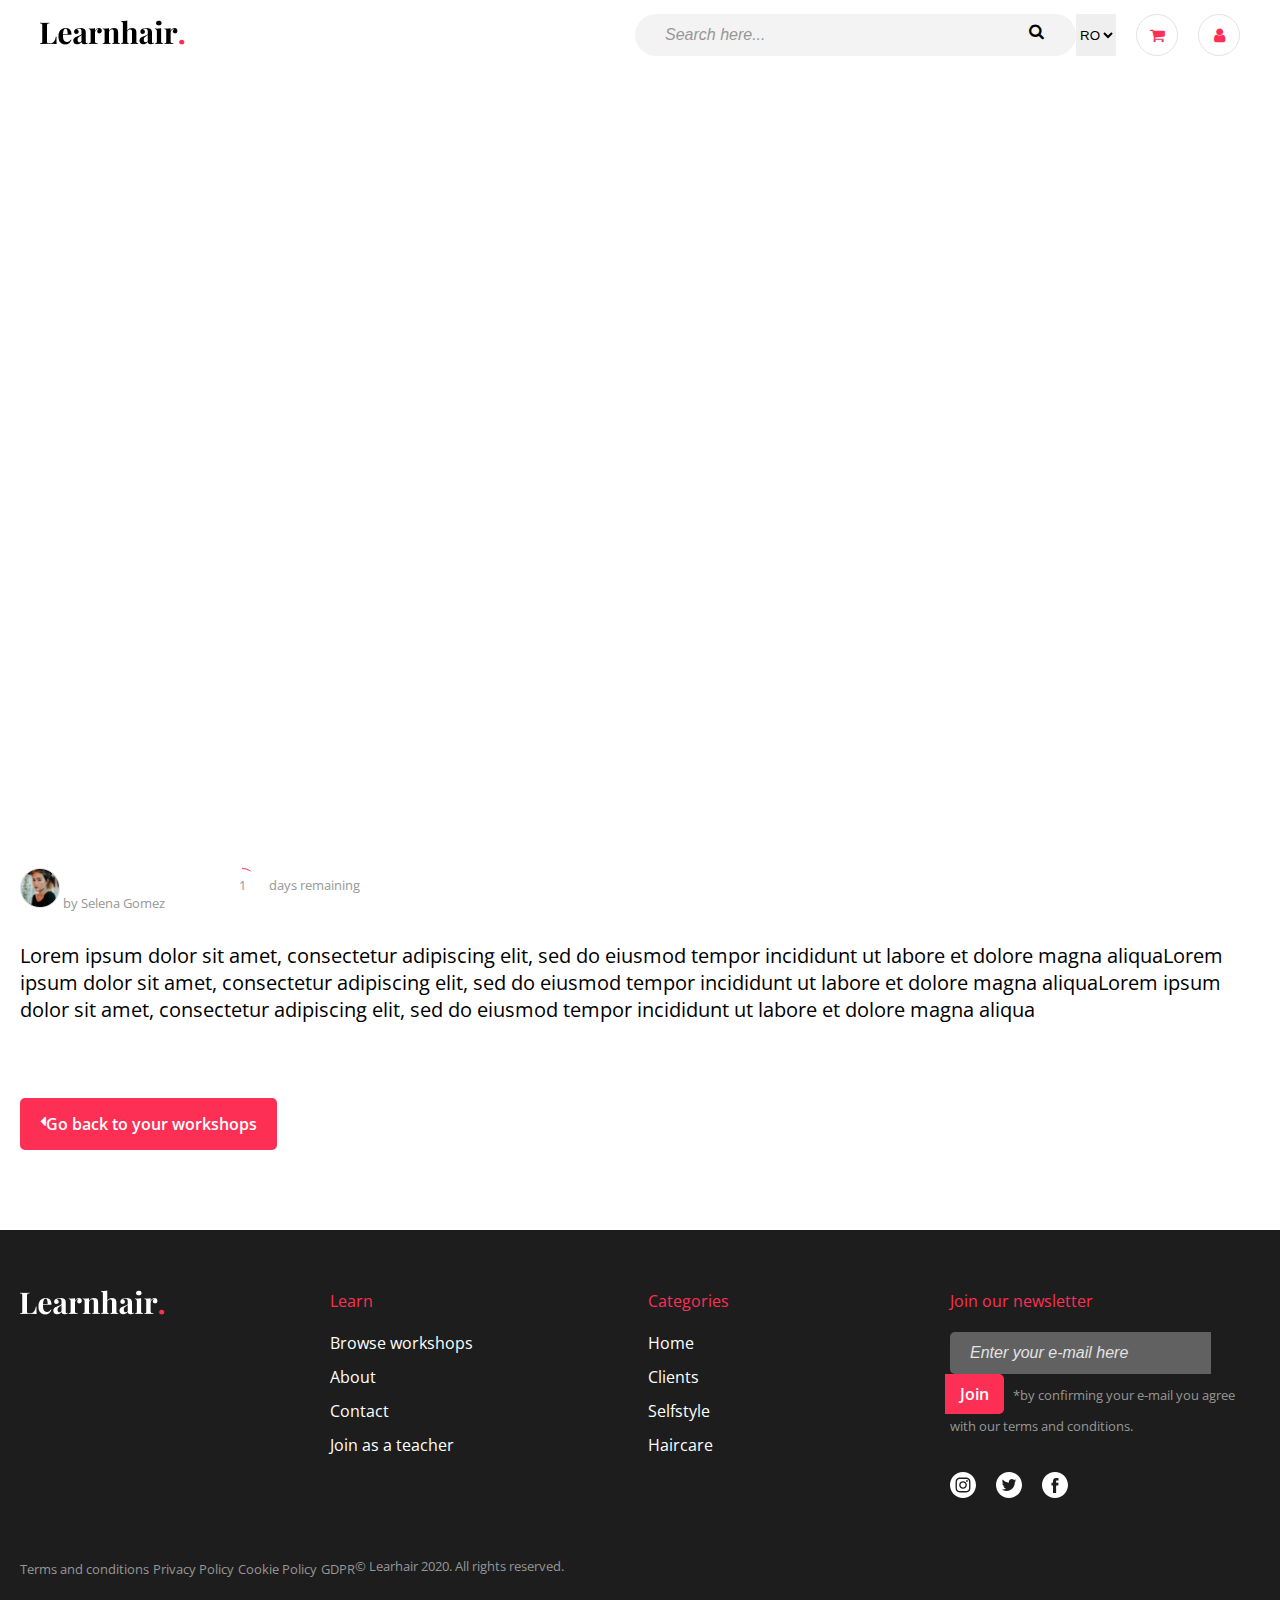
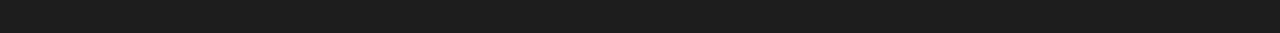
<file: single.html>
<!DOCTYPE html>
<html lang="en">
<head>
    <meta charset="UTF-8">
    <meta name="viewport" content="width=device-width, initial-scale=1.0">
    <title>Hairworkshops</title>
    <link rel="stylesheet" href="https://maxcdn.bootstrapcdn.com/font-awesome/4.5.0/css/font-awesome.min.css?ver=1.1">
    <link href="https://fonts.googleapis.com/css2?family=Montserrat:ital,wght@0,400;0,700;0,800;1,400;1,700;1,800&display=swap" rel="stylesheet">
    <link href="https://fonts.googleapis.com/css2?family=Montserrat:ital,wght@0,400;0,600;0,700;0,800;1,400;1,600;1,700;1,800&display=swap" rel="stylesheet">

    <link rel="stylesheet" href="https://fonts.googleapis.com/css?family=Open+Sans%3A300italic%2C400italic%2C600italic%2C300%2C400%2C600&subset=latin%2Clatin-ext&display=fallback&ver=5.4.2">
    <link href="https://stackpath.bootstrapcdn.com/bootstrap/4.5.0/css/bootstrap.min.css" rel="stylesheet" integrity="sha384-9aIt2nRpC12Uk9gS9baDl411NQApFmC26EwAOH8WgZl5MYYxFfc+NcPb1dKGj7Sk" crossorigin="anonymous">
    <link rel="stylesheet" href="style.css">
    <link rel="stylesheet" type="text/css" href="assets/css/slick-theme.css"/>
    <link rel="stylesheet" type="text/css" href="assets/css/slick.css"/>
    <script type='text/javascript' src='https://code.jquery.com/jquery-2.2.0.min.js'></script>
		    <script type='text/javascript' src='https://code.jquery.com/jquery-2.2.0.min.js'></script>
		
</head>
<body>
    <section class="header no-cover">
        <div class="wrapper">
            <div class="logo">
                <a href="/index.html">
                    <img src="/assets/images/logo-black.png" alt="logo">
                </a>
            </div>
            <div class="primary-menu">
                <ul class="menu">
                    <li class="active"><a href="">Browse workshops</a></li>
                    <li><a href="">About</a></li>
                    <li><a href="">Contact</a></li>
                </ul>
            </div>
            <div class="search">
                <input type="text" placeholder="Search here...">
                <span><i class="fa fa-search" aria-hidden="true"></i></span>
            </div>
            <div class="secondary-menu">
                <select name="language" id="lang">
                    <option value="RO">RO</option>
                    <option value="EN">EN</option>
                </select>
                <div class="user-menu">
                    <div class="cart"><i class="fa fa-shopping-cart" aria-hidden="true"></i></div>
                    <i class="fa fa-user" aria-hidden="true"></i>

                </div>
            </div>

        </div>
    </section>
<!-- Single content Section -->
<div class="container">
    <section class="content">
        <div class="video">
            <div style="padding:56.25% 0 0 0;position:relative;"><iframe src="https://player.vimeo.com/video/101540224?color=ffffff&title=0&byline=0&portrait=0" style="position:absolute;top:0;left:0;width:100%;height:100%;" frameborder="0" allow="autoplay; fullscreen" allowfullscreen></iframe></div><script src="https://player.vimeo.com/api/player.js"></script>        </div>
        <h2></h2>
        <div class="details">
            <div class="trainer">
                <img src="assets/images/trainer.png" alt="trainer-photo">
                <span>by  Selena Gomez</span>
            </div>
            <div class="remaining-days">
                <div class="chart" data-percent="10"><span>1</span></div>

                <span>days remaining</span>

            
            </div>
        </div>
        <p>
            Lorem ipsum dolor sit amet, consectetur adipiscing elit, sed do eiusmod tempor incididunt ut labore et dolore magna aliquaLorem ipsum dolor sit amet, consectetur adipiscing elit, sed do eiusmod tempor incididunt ut labore et dolore magna aliquaLorem ipsum dolor sit amet, consectetur adipiscing elit, sed do eiusmod tempor incididunt ut labore et dolore magna aliqua
        </p>
        <a href="" class="cta"><i class="fa fa-caret-left" aria-hidden="true"></i>
            Go back to your workshops</a>
    </section> 
</div>
<!-- End Single content Section -->


<!-- Footer Section -->
<section class="footer">
    <div class="container info">
        <div class="logo">
            <img src="/assets/images/logo.png" alt="logo">
        </div>
        <div class="menu">
            <div class="primary-menu">
                <p>Learn</p>
                <ul class="">
                    <li><a href="">Browse workshops</a></li>
                    <li><a href="">About</a></li>
                    <li><a href="">Contact</a></li>
                    <li><a href="">Join as a teacher</a></li>
                </ul>

            </div>
            <div class class="categories-menu">    
                <p>Categories</p>
                <ul class="">
                    <li><a href="">Home</a></li>
                    <li><a href="">Clients</a></li>
                    <li><a href="">Selfstyle</a></li>
                    <li><a href="">Haircare</a></li>
                    
                </ul>
            </div>
        </div>
        <div class="subscribe">
            <p>Join our newsletter</p>
            <form action="">
                <input type="email" class="email" placeholder="Enter your e-mail here">  
                <button class="cta">Join</button>
                <span class="details">*by confirming your e-mail you agree with our 
                    terms and conditions.</span>
            </form>
            <div class="social-media">
                <ul>
                    <li><img src="/assets/images/instagram.svg" alt=""></li>
                    <li><img src="/assets/images/twitter.svg" alt=""></li>
                    <li><img src="/assets/images/facebook.svg" alt=""></li>
                </ul>
            </div>
        </div>
    </div>
         
    <div class="container second-footer">
        <ul class="second-footer-menu">
            <li><a href="">Terms and conditions</a></li>
            <li><a href="">Privacy Policy</a></li>
            <li><a href="">Cookie Policy</a></li>
            <li><a href="">GDPR</a></li>
        </ul>
        <div class="copyright">© Learhair 2020. All rights reserved.</div>
    </div>
</section>

<!-- End Footer Section -->
</body>

<script type="text/javascript" src="assets/js/slick.js"></script>
<script type="text/javascript" src="assets/js/slick.min.js"></script>
<script type="text/javascript" src="assets/js/custom.js"></script>
</html>
</file>
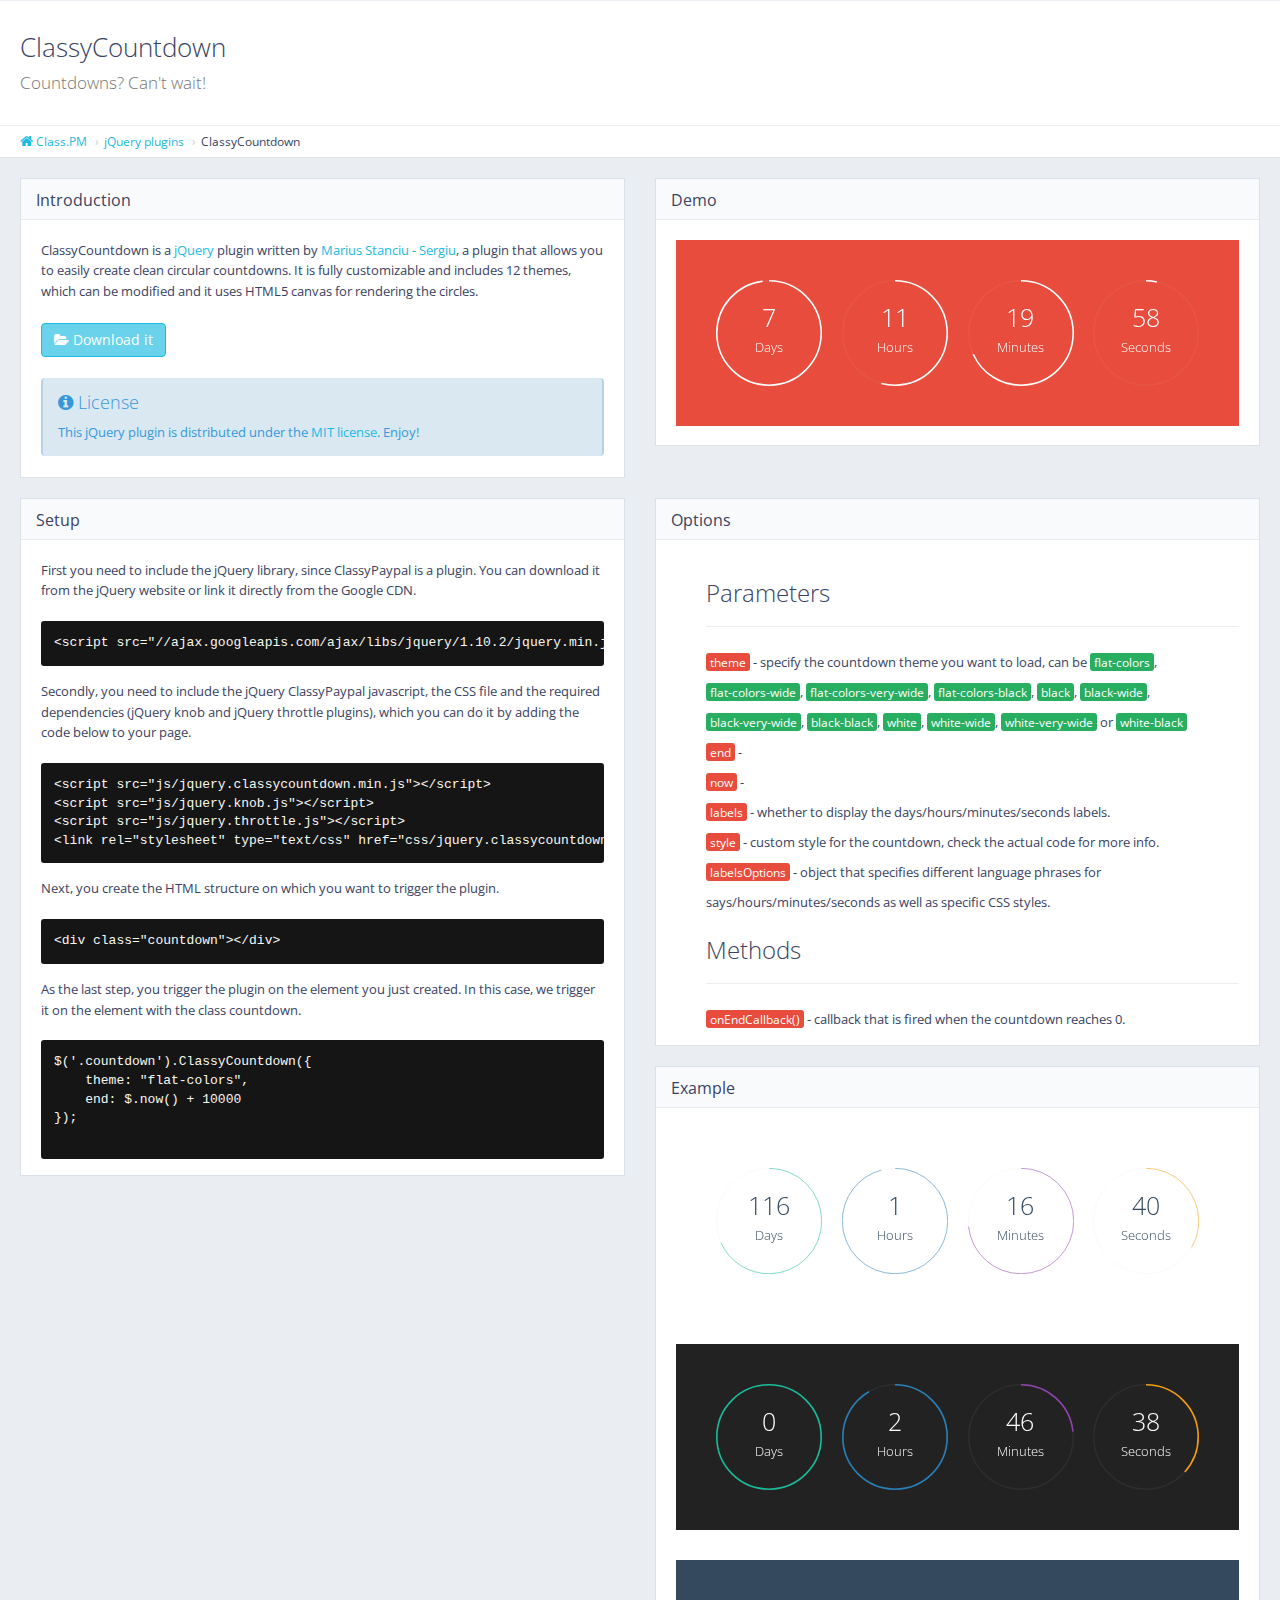
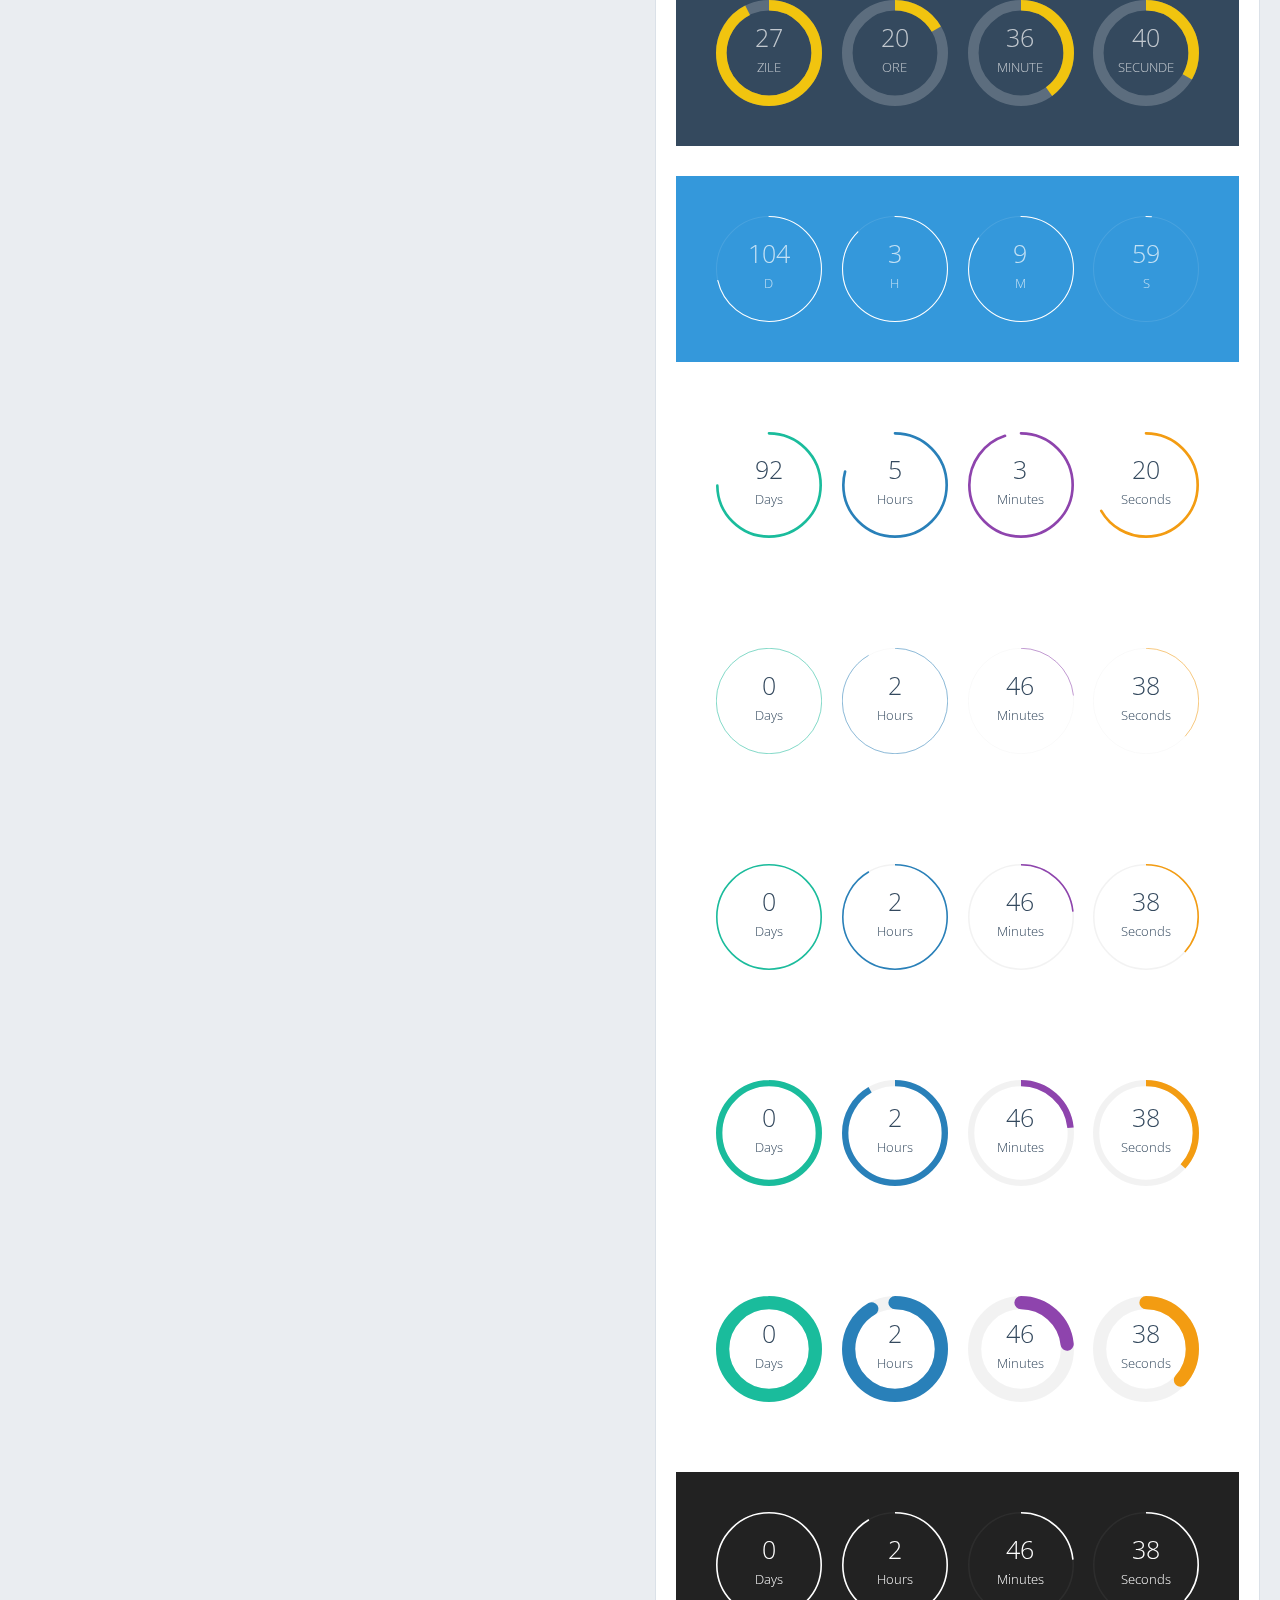
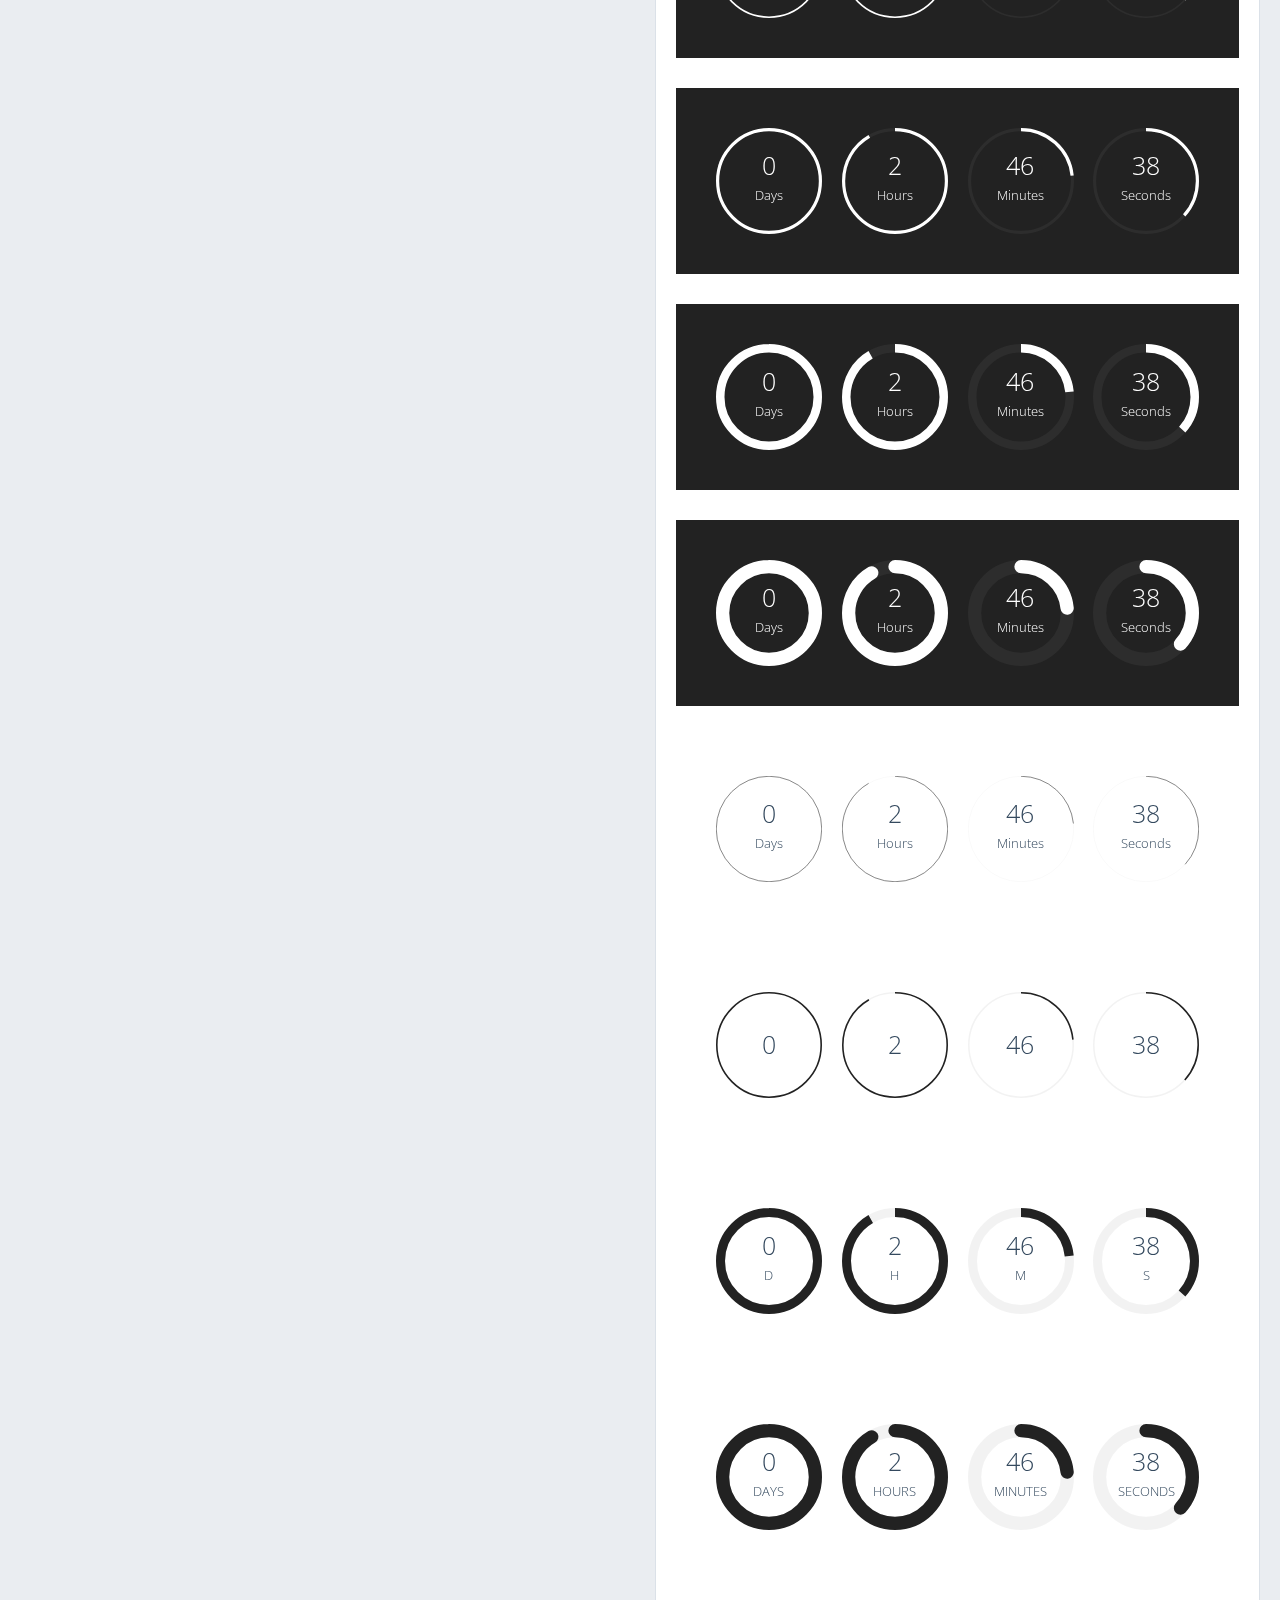
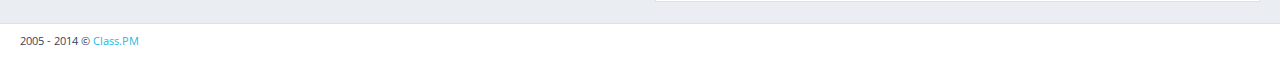
<file: assets/js/countdown/doc.html>
<!DOCTYPE html>
<html>
    <head>
        <meta http-equiv="content-type" content="text/html; charset=UTF-8">
        <meta charset="utf-8">
        <title>ClassyCountdown jQuery plugin | Class.PM</title>
        <link rel="stylesheet" href="http://fonts.googleapis.com/css?family=Open+Sans:300,300italic,400,400italic,600,600italic,700,700italic" />
        <link rel="stylesheet" href="css/documentation.css" />
        <script src="http://ajax.googleapis.com/ajax/libs/jquery/1.10.2/jquery.min.js"></script>
        <script src="js/jquery.knob.js"></script>
        <script src="js/jquery.throttle.js"></script>
        <script src="js/jquery.classycountdown.js"></script>
        <link rel="stylesheet" type="text/css" href="css/jquery.classycountdown.css" />
        <style>
            .ClassyCountdownDemo { margin:0 auto 30px auto; max-width:800px; width:calc(100%); padding:30px; display:block }
            #countdown2 { background:#FFF }
            #countdown3 { background:rgb(52, 73, 94) }
            #countdown4 { background:#222 }
            #countdown5 { background:#222 }
            #countdown6 { background:#222 }
            #countdown7 { background:#222 }
            #countdown8 { background:#222 }
            #countdown9 { background:#FFF }
            #countdown10 { background:#3498db }
        </style>
    </head>
    <body>
        <div id="page-container">
            <div id="main-container">
                <div id="page-content">
                    <div class="content-header">
                        <div class="header-section">
                            <h1>ClassyCountdown<br><small>Countdowns? Can't wait!</small></h1>
                        </div>
                    </div>
                    <ul class="breadcrumb breadcrumb-top">
                        <li><a href="http://www.class.pm/"><i class="fa fa-home"></i> Class.PM</a></li>
                        <li><a href="http://www.class.pm/#jquery">jQuery plugins</a></li>
                        <li>ClassyCountdown</li>
                    </ul>
                    <div class="row">
                        <div class="col-md-6">
                            <div class="block">
                                <div class="block-title">
                                    <h2>Introduction</h2>
                                </div>
                                <div class="clearfix">
                                    <p>ClassyCountdown is a <a href="http://www.jquery.com">jQuery</a> plugin written by <a href="http://www.class.pm">Marius Stanciu - Sergiu</a>, a plugin that allows you to easily create clean circular countdowns. It is fully customizable and includes 12 themes, which can be modified and it uses HTML5 canvas for rendering the circles.</p>
                                    <p>
                                        <a href="/files/jquery-classycountdown.zip" class="btn btn-primary">
                                            <i class="fa fa-folder-open"></i> Download it
                                        </a>
                                    </p>
                                    <div class="alert alert-info">
                                        <h4><i class="fa fa-info-circle"></i> License</h4>
                                        This jQuery plugin is distributed under the <a href="http://www.class.pm/LICENSE-MIT">MIT license</a>. Enjoy!
                                    </div>
                                </div>
                            </div>
                        </div>
                        <div class="col-md-6">
                            <div class="block">
                                <div class="block-title">
                                    <h2>Demo</h2>
                                </div>
                                <div class="clearfix">
                                    <div style="background:#e74c3c; color:#FFF;padding:30px;">
                                        <div id="countdown1"></div>
                                    </div>
                                    <br />
                                </div>
                            </div>
                        </div>
                    </div>
                    <div class="row">
                        <div class="col-md-6">
                            <div class="block">
                                <div class="block-title">
                                    <h2>Setup</h2>
                                </div>
                                <div class="clearfix">
                                    <p>First you need to include the jQuery library, since ClassyPaypal is a plugin. You can download it from the jQuery website or link it directly from the Google CDN.</p>
                                    <pre>&lt;script src="//ajax.googleapis.com/ajax/libs/jquery/1.10.2/jquery.min.js"&gt;&lt;/script&gt;</pre>
                                    <p>Secondly, you need to include the jQuery ClassyPaypal javascript, the CSS file and the required dependencies (jQuery knob and jQuery throttle plugins), which you can do it by adding the code below to your page.</p>
                                    <pre>&lt;script src="js/jquery.classycountdown.min.js"&gt;&lt;/script&gt;
&lt;script src="js/jquery.knob.js"&gt;&lt;/script&gt;
&lt;script src="js/jquery.throttle.js"&gt;&lt;/script&gt;
&lt;link rel="stylesheet" type="text/css" href="css/jquery.classycountdown.min.css" /&gt;</pre>
                                    <p>Next, you create the HTML structure on which you want to trigger the plugin.</p>
                                    <pre>&lt;div class="countdown"&gt;&lt;/div&gt;</pre>
                                    <p>As the last step, you trigger the plugin on the element you just created. In this case, we trigger it on the element with the class countdown.</p>
                                    <pre>$('.countdown').ClassyCountdown({
    theme: "flat-colors",
    end: $.now() + 10000
});
                                    </pre>
                                </div>
                            </div>
                        </div>
                        <div class="col-md-6">
                            <div class="block">
                                <div class="block-title">
                                    <h2>Options</h2>
                                </div>
                                <div class="clearfix">
                                    <ul class="fa-ul">
                                        <li>
                                            <h3>Parameters</h3>
                                            <hr />
                                        </li>
                                        <li>
                                            <span class="label label-danger">theme</span> - specify the countdown theme you want to load, can be <span class="label label-success">flat-colors</span>, <span class="label label-success">flat-colors-wide</span>, <span class="label label-success">flat-colors-very-wide</span>, <span class="label label-success">flat-colors-black</span>, <span class="label label-success">black</span>, <span class="label label-success">black-wide</span>, <span class="label label-success">black-very-wide</span>, <span class="label label-success">black-black</span>, <span class="label label-success">white</span>, <span class="label label-success">white-wide</span>, <span class="label label-success">white-very-wide</span> or <span class="label label-success">white-black</span>
                                        </li>
                                        <li>
                                            <span class="label label-danger">end</span> - 
                                        </li>
                                        <li>
                                            <span class="label label-danger">now</span> - 
                                        </li>
                                        <li>
                                            <span class="label label-danger">labels</span> - whether to display the days/hours/minutes/seconds labels.
                                        </li>
                                        <li>
                                            <span class="label label-danger">style</span> - custom style for the countdown, check the actual code for more info.
                                        </li>
                                        <li>
                                            <span class="label label-danger">labelsOptions</span> - object that specifies different language phrases for says/hours/minutes/seconds as well as specific CSS styles.
                                        </li>
                                        <li>
                                            <h3>Methods</h3>
                                            <hr />
                                        </li>
                                        <li>
                                            <span class="label label-danger">onEndCallback()</span> - callback that is fired when the countdown reaches 0.
                                        </li>
                                    </ul>
                                </div>
                            </div>
                            <div class="block">
                                <div class="block-title">
                                    <h2>Example</h2>
                                </div>
                                <div class="clearfix">
                                    <div id="countdown2" class="ClassyCountdownDemo"></div>
                                    <div id="countdown4" class="ClassyCountdownDemo"></div>
                                    <div id="countdown3" class="ClassyCountdownDemo"></div>
                                    <div id="countdown10" class="ClassyCountdownDemo"></div>
                                    <div id="countdown9" class="ClassyCountdownDemo"></div>
                                    <div id="countdown15" class="ClassyCountdownDemo"></div>
                                    <div id="countdown16" class="ClassyCountdownDemo"></div>
                                    <div id="countdown17" class="ClassyCountdownDemo"></div>
                                    <div id="countdown18" class="ClassyCountdownDemo"></div>
                                    <div id="countdown5" class="ClassyCountdownDemo"></div>
                                    <div id="countdown6" class="ClassyCountdownDemo"></div>
                                    <div id="countdown7" class="ClassyCountdownDemo"></div>
                                    <div id="countdown8" class="ClassyCountdownDemo"></div>
                                    <div id="countdown11" class="ClassyCountdownDemo"></div>
                                    <div id="countdown12" class="ClassyCountdownDemo"></div>
                                    <div id="countdown13" class="ClassyCountdownDemo"></div>
                                    <div id="countdown14" class="ClassyCountdownDemo"></div>
                                    <script>
                                        $(document).ready(function() {
                                            $('#countdown15').ClassyCountdown({
                                                theme: "flat-colors",
                                                end: $.now() + 10000
                                            });
                                            $('#countdown16').ClassyCountdown({
                                                theme: "flat-colors-wide",
                                                end: $.now() + 10000
                                            });
                                            $('#countdown17').ClassyCountdown({
                                                theme: "flat-colors-very-wide",
                                                end: $.now() + 10000
                                            });
                                            $('#countdown18').ClassyCountdown({
                                                theme: "flat-colors-black",
                                                end: $.now() + 10000
                                            });
                                            $('#countdown1').ClassyCountdown({
                                                theme: "white",
                                                end: $.now() + 645600
                                            });
                                            $('#countdown5').ClassyCountdown({
                                                theme: "white",
                                                end: $.now() + 10000
                                            });
                                            $('#countdown6').ClassyCountdown({
                                                theme: "white-wide",
                                                end: $.now() + 10000
                                            });
                                            $('#countdown7').ClassyCountdown({
                                                theme: "white-very-wide",
                                                end: $.now() + 10000
                                            });
                                            $('#countdown8').ClassyCountdown({
                                                theme: "white-black",
                                                end: $.now() + 10000
                                            });
                                            $('#countdown11').ClassyCountdown({
                                                theme: "black",
                                                style: {
                                                    secondsElement: {
                                                        gauge: {
                                                            fgColor: "#F00"
                                                        }
                                                    }
                                                },
                                                end: $.now() + 10000
                                            });
                                            $('#countdown12').ClassyCountdown({
                                                theme: "black-wide",
                                                labels: false,
                                                end: $.now() + 10000
                                            });
                                            $('#countdown13').ClassyCountdown({
                                                theme: "black-very-wide",
                                                labelsOptions: {
                                                    lang: {
                                                        days: 'D',
                                                        hours: 'H',
                                                        minutes: 'M',
                                                        seconds: 'S'
                                                    },
                                                    style: 'font-size:0.5em; text-transform:uppercase;'
                                                },
                                                end: $.now() + 10000
                                            });
                                            $('#countdown14').ClassyCountdown({
                                                theme: "black-black",
                                                labelsOptions: {
                                                    style: 'font-size:0.5em; text-transform:uppercase;'
                                                },
                                                end: $.now() + 10000
                                            });
                                            $('#countdown4').ClassyCountdown({
                                                end: $.now() + 10000,
                                                labels: true,
                                                style: {
                                                    element: "",
                                                    textResponsive: .5,
                                                    days: {
                                                        gauge: {
                                                            thickness: .03,
                                                            bgColor: "rgba(255,255,255,0.05)",
                                                            fgColor: "#1abc9c"
                                                        },
                                                        textCSS: 'font-family:\'Open Sans\'; font-size:25px; font-weight:300; color:#fff;'
                                                    },
                                                    hours: {
                                                        gauge: {
                                                            thickness: .03,
                                                            bgColor: "rgba(255,255,255,0.05)",
                                                            fgColor: "#2980b9"
                                                        },
                                                        textCSS: 'font-family:\'Open Sans\'; font-size:25px; font-weight:300; color:#fff;'
                                                    },
                                                    minutes: {
                                                        gauge: {
                                                            thickness: .03,
                                                            bgColor: "rgba(255,255,255,0.05)",
                                                            fgColor: "#8e44ad"
                                                        },
                                                        textCSS: 'font-family:\'Open Sans\'; font-size:25px; font-weight:300; color:#fff;'
                                                    },
                                                    seconds: {
                                                        gauge: {
                                                            thickness: .03,
                                                            bgColor: "rgba(255,255,255,0.05)",
                                                            fgColor: "#f39c12"
                                                        },
                                                        textCSS: 'font-family:\'Open Sans\'; font-size:25px; font-weight:300; color:#fff;'
                                                    }

                                                },
                                                onEndCallback: function() {
                                                    console.log("Time out!");
                                                }
                                            });
                                            $('#countdown2').ClassyCountdown({
                                                end: '1388468325',
                                                now: '1378441323',
                                                labels: true,
                                                style: {
                                                    element: "",
                                                    textResponsive: .5,
                                                    days: {
                                                        gauge: {
                                                            thickness: .01,
                                                            bgColor: "rgba(0,0,0,0.05)",
                                                            fgColor: "#1abc9c"
                                                        },
                                                        textCSS: 'font-family:\'Open Sans\'; font-size:25px; font-weight:300; color:#34495e;'
                                                    },
                                                    hours: {
                                                        gauge: {
                                                            thickness: .01,
                                                            bgColor: "rgba(0,0,0,0.05)",
                                                            fgColor: "#2980b9"
                                                        },
                                                        textCSS: 'font-family:\'Open Sans\'; font-size:25px; font-weight:300; color:#34495e;'
                                                    },
                                                    minutes: {
                                                        gauge: {
                                                            thickness: .01,
                                                            bgColor: "rgba(0,0,0,0.05)",
                                                            fgColor: "#8e44ad"
                                                        },
                                                        textCSS: 'font-family:\'Open Sans\'; font-size:25px; font-weight:300; color:#34495e;'
                                                    },
                                                    seconds: {
                                                        gauge: {
                                                            thickness: .01,
                                                            bgColor: "rgba(0,0,0,0.05)",
                                                            fgColor: "#f39c12"
                                                        },
                                                        textCSS: 'font-family:\'Open Sans\'; font-size:25px; font-weight:300; color:#34495e;'
                                                    }

                                                },
                                                onEndCallback: function() {
                                                    console.log("Time out!");
                                                }
                                            });
                                            $('#countdown9').ClassyCountdown({
                                                end: '1388468325',
                                                now: '1380501323',
                                                labels: true,
                                                style: {
                                                    element: "",
                                                    textResponsive: .5,
                                                    days: {
                                                        gauge: {
                                                            thickness: .05,
                                                            bgColor: "rgba(0,0,0,0)",
                                                            fgColor: "#1abc9c",
                                                            lineCap: 'round'
                                                        },
                                                        textCSS: 'font-family:\'Open Sans\'; font-size:25px; font-weight:300; color:#34495e;'
                                                    },
                                                    hours: {
                                                        gauge: {
                                                            thickness: .05,
                                                            bgColor: "rgba(0,0,0,0)",
                                                            fgColor: "#2980b9",
                                                            lineCap: 'round'
                                                        },
                                                        textCSS: 'font-family:\'Open Sans\'; font-size:25px; font-weight:300; color:#34495e;'
                                                    },
                                                    minutes: {
                                                        gauge: {
                                                            thickness: .05,
                                                            bgColor: "rgba(0,0,0,0)",
                                                            fgColor: "#8e44ad",
                                                            lineCap: 'round'
                                                        },
                                                        textCSS: 'font-family:\'Open Sans\'; font-size:25px; font-weight:300; color:#34495e;'
                                                    },
                                                    seconds: {
                                                        gauge: {
                                                            thickness: .05,
                                                            bgColor: "rgba(0,0,0,0)",
                                                            fgColor: "#f39c12",
                                                            lineCap: 'round'
                                                        },
                                                        textCSS: 'font-family:\'Open Sans\'; font-size:25px; font-weight:300; color:#34495e;'
                                                    }

                                                },
                                                onEndCallback: function() {
                                                    console.log("Time out!");
                                                }
                                            });
                                            $('#countdown10').ClassyCountdown({
                                                end: '1397468325',
                                                now: '1388471324',
                                                labels: true,
                                                labelsOptions: {
                                                    lang: {
                                                        days: 'D',
                                                        hours: 'H',
                                                        minutes: 'M',
                                                        seconds: 'S'
                                                    },
                                                    style: 'font-size:0.5em; text-transform:uppercase;'
                                                },
                                                style: {
                                                    element: "",
                                                    textResponsive: .5,
                                                    days: {
                                                        gauge: {
                                                            thickness: .02,
                                                            bgColor: "rgba(255,255,255,0.1)",
                                                            fgColor: "rgba(255,255,255,1)",
                                                            lineCap: 'round'
                                                        },
                                                        textCSS: 'font-family:\'Open Sans\'; font-size:25px; font-weight:300; color:rgba(255,255,255,0.7);'
                                                    },
                                                    hours: {
                                                        gauge: {
                                                            thickness: .02,
                                                            bgColor: "rgba(255,255,255,0.1)",
                                                            fgColor: "rgba(255,255,255,1)",
                                                            lineCap: 'round'
                                                        },
                                                        textCSS: 'font-family:\'Open Sans\'; font-size:25px; font-weight:300; color:rgba(255,255,255,0.7);'
                                                    },
                                                    minutes: {
                                                        gauge: {
                                                            thickness: .02,
                                                            bgColor: "rgba(255,255,255,0.1)",
                                                            fgColor: "rgba(255,255,255,1)",
                                                            lineCap: 'round'
                                                        },
                                                        textCSS: 'font-family:\'Open Sans\'; font-size:25px; font-weight:300; color:rgba(255,255,255,0.7);'
                                                    },
                                                    seconds: {
                                                        gauge: {
                                                            thickness: .02,
                                                            bgColor: "rgba(255,255,255,0.1)",
                                                            fgColor: "rgba(255,255,255,1)",
                                                            lineCap: 'round'
                                                        },
                                                        textCSS: 'font-family:\'Open Sans\'; font-size:25px; font-weight:300; color:rgba(255,255,255,0.7);'
                                                    },
                                                },
                                                onEndCallback: function() {
                                                    console.log("Time out!");
                                                }
                                            });
                                            $('#countdown3').ClassyCountdown({
                                                end: '1390868325',
                                                now: '1388461323',
                                                labels: true,
                                                labelsOptions: {
                                                    lang: {
                                                        days: 'Zile',
                                                        hours: 'Ore',
                                                        minutes: 'Minute',
                                                        seconds: 'Secunde'
                                                    },
                                                    style: 'font-size:0.5em; text-transform:uppercase;'
                                                },
                                                style: {
                                                    element: "",
                                                    textResponsive: .5,
                                                    days: {
                                                        gauge: {
                                                            thickness: .2,
                                                            bgColor: "rgba(255,255,255,0.2)",
                                                            fgColor: "rgb(241, 196, 15)"
                                                        },
                                                        textCSS: 'font-family:\'Open Sans\'; font-size:25px; font-weight:300; color:rgba(255,255,255,0.7);'
                                                    },
                                                    hours: {
                                                        gauge: {
                                                            thickness: .2,
                                                            bgColor: "rgba(255,255,255,0.2)",
                                                            fgColor: "rgb(241, 196, 15)"
                                                        },
                                                        textCSS: 'font-family:\'Open Sans\'; font-size:25px; font-weight:300; color:rgba(255,255,255,0.7);'
                                                    },
                                                    minutes: {
                                                        gauge: {
                                                            thickness: .2,
                                                            bgColor: "rgba(255,255,255,0.2)",
                                                            fgColor: "rgb(241, 196, 15)"
                                                        },
                                                        textCSS: 'font-family:\'Open Sans\'; font-size:25px; font-weight:300; color:rgba(255,255,255,0.7);'
                                                    },
                                                    seconds: {
                                                        gauge: {
                                                            thickness: .2,
                                                            bgColor: "rgba(255,255,255,0.2)",
                                                            fgColor: "rgb(241, 196, 15)"
                                                        },
                                                        textCSS: 'font-family:\'Open Sans\'; font-size:25px; font-weight:300; color:rgba(255,255,255,0.7);'
                                                    }

                                                },
                                                onEndCallback: function() {
                                                    console.log("Time out!");
                                                }
                                            });
                                        });
                                    </script>
                                </div>
                            </div>
                        </div>
                    </div>
                </div>
                <footer class="clearfix">
                    <div class="pull-left">
                        <span>2005 - 2014</span> © <a href="http://www.class.pm" target="_blank">Class.PM</a>
                    </div>
                </footer>
            </div>
        </div>
        <script>
            (function(i, s, o, g, r, a, m) {
                i['GoogleAnalyticsObject'] = r;
                i[r] = i[r] || function() {
                    (i[r].q = i[r].q || []).push(arguments)
                }, i[r].l = 1 * new Date();
                a = s.createElement(o),
                        m = s.getElementsByTagName(o)[0];
                a.async = 1;
                a.src = g;
                m.parentNode.insertBefore(a, m)
            })(window, document, 'script', '//www.google-analytics.com/analytics.js', 'ga');
            ga('create', 'UA-30825160-1', 'class.pm');
            ga('send', 'pageview');
        </script>
    </body>
</html>
</file>
<file: style.css>
@media (min-width: 1300px) {
    .container {
        max-width: 1366px !important;
        padding-right: 98px;
        padding-left: 98px;
        margin-right: auto;
        margin-left: auto;
    }
}

@media (max-width: 1300px) {
    .container {
        padding-right: 20px;
        padding-left: 20px;

    }
}

body, a, p , h1, h2, h3, h4, h5, img, div,section, ul, li, dl, ol, button, figure {
    margin: 0;
    padding: 0;
    list-style: none;
    text-decoration: none;
    outline: none;
}
h1, h2, h3, h4, h5, p {
    margin-bottom: 15px;
}
h1{
font-family: 'Montserrat', sans-serif;
font-style: normal;
font-weight: 600;
font-size: 55px;
line-height: 107.23%;
}

 h2 {
    font-family: 'Montserrat', sans-serif;
    font-style: normal;
    font-weight: 600;
    font-size: 35px;
    line-height: 107.23%;
    margin-bottom: 20px;
 }

 h3 {
    font-family: 'Montserrat', sans-serif;
    font-style: normal;
    font-weight: 600;
    font-size: 18px;
    line-height: 107.23%;
 }

 p{
    font-family: 'Open Sans' , sans-serif;;
    font-style: normal;
    font-weight: normal;
    font-size: 20px;
    line-height: 27px;
    margin-bottom: 20px;
 }

 a {
    font-style: normal;
    font-size: 16px;
    cursor: pointer;
 }

 a h3 {
     color: #000;
 }

input, button {
    outline: none;
}
select {
    border: none;
    outline: none;
}
input {
    height: 40px;
    font-style: italic;
    font-weight: normal;
    font-size: 16px;
    background: rgba(255, 255, 255, 0.3);
    border: none;
    line-height: 22px;

}

 input::-webkit-input-placeholder { /* Edge */
    color: #979797;;
    font-style: italic;
  }
  
input:-ms-input-placeholder { /* Internet Explorer 10-11 */
    color: #979797;;
    font-style: italic;
  }
  
input::placeholder {
    color: #979797;;
    font-style: italic;
  }


html,body {
    font-family: 'Open Sans', sans-serif;
    position: relative;
    width: 100%;
    overflow-x: hidden;
    -webkit-overflow-scrolling: touch;
}
.wrapper{
    display: flex;
    flex-wrap: wrap;
    flex-flow: row;
    justify-content: space-between;
}
.wrapper a{
    color: #000;
}
.cta {
    font-family: 'Open Sans', sans-serif;
    font-weight: 600;
    font-size: 16px;
    color: #fff;
    background-color: #FD2F54;
    border-radius: 5px;
    line-height: 22px;
}
.details{
    color: #979797;
    font-style: normal;
    font-weight: normal;
    font-size: 13px;
    line-height: 18px;
}

.see-more{
    display: flex;
    justify-content: center;
    font-family: 'Open Sans', sans-serif;
    font-style: normal;
    font-weight: 600;
    font-size: 16px;
    line-height: 22px;
    margin-top: 30px;
}
.see-more a{
    color: black;
}

 .active a {
    color: #FD2F54 ;
}
.dot {
    color: #FD2F54;
}
 /*
   ******** Header CSS ********
  */
section{
    margin-bottom: 80px;
}
.header.cover{
    width: 100%;
    height: 550px;
}

.header.cover {
    background: linear-gradient(0deg, rgba(0, 0, 0, 0.3), rgba(0, 0, 0, 0.3)), linear-gradient(90deg, rgba(0, 0, 0, 0.8) 0%, rgba(0, 0, 0, 0) 100%), url(/assets/images/home-cover.jpg) no-repeat right bottom;
    background-size: cover;
}

.header .wrapper{
    height: 70px;
    align-items: center;
    justify-content: space-around;
    padding: 0 40px;
}

.header .wrapper .logo,
.header .wrapper .secondary-menu {
flex: 1;
}

.header .wrapper .primary-menu {
    display: flex;
    flex:4;
    justify-content: space-between;
    align-items: center;
}
.header .open .primary-menu {
    display: block;
}
.header .wrapper .secondary-menu {
    justify-content: flex-end;
}

.header .open {
    display: flex;
    flex-flow: column;
    background: #fff;
    height: 100vh;
    position: relative;
    justify-content: space-around;
}
.header .open > div {
    flex: 1!important;
}
/* .header .open .logo {
    position: absolute;
    top: 0;
    left: 0;
} */

 /*
   ******** Top Menu ********
  */
.header .wrapper .primary-menu .menu,
.header .wrapper .secondary-menu{
display: flex;
}
.no-cover {
    color: #000;
}
.header .wrapper .primary-menu .menu li a {
    color: #fff;
}


.wrapper .primary-menu .menu li a:hover {
    color: #FD2F54;
}
.header .open  .primary-menu .menu li {
    margin: 0 !important;
}
.header .open  .primary-menu .menu li a {
    color: #000;
}
.header .wrapper .primary-menu .menu li {

    margin-left: 30px;
}
.header .wrapper .primary-menu .menu li:first-child{
    margin: 0;
}
.wrapper .primary-menu .menu li a
{
    font-style: normal;
    font-weight: 600;
    font-size: 16px;
}

.header .wrapper .primary-menu .secondary-menu {
    flex-flow: row;
    
}

.header .open .primary-menu .menu  {
    flex-flow: column;
    justify-content: center;
    align-items: center;
}

.header .open .secondary-menu .mobile-menu{ 
    position: absolute;
    top: 0;
    right: 14px;
}
 /*
   ******** Search Box ********
  */
  .header .wrapper .search  {
      position: relative;
      color: #fff;
  }
.header .wrapper .search input{
    width: 409px;
    background: #F3F3F3;
    border: none;
    border-radius: 47px;
    color: #979797;
    padding-left: 30px;
}
.cover .wrapper .search input{
    background: rgba(255, 255, 255, 0.3);
    color: #fff;
}
.cover .wrapper .search input::-webkit-input-placeholder { /* Edge */
    color: #fff;
    font-style: italic;
  }
  
  .cover .wrapper .search input:-ms-input-placeholder { /* Internet Explorer 10-11 */
    color: #fff;
    font-style: italic;
  }
  
  .cover .wrapper .search input::placeholder {
    color: #fff;
    font-style: italic;
  }

  .wrapper .search  span{
    position: absolute;
    right: 32px;
    top: 6px;
    z-index: 100;
    color: #000;
}
.cover .wrapper .search  span{
    color: #fff;
}

 /*
   ******** Secondary Menu ********
  */
  .cover .wrapper .secondary-menu select{
    background: none;
    border: none;
    color: white;
    margin-right: 5px;
}

  .header .wrapper .secondary-menu .user-menu {
    display: flex;
}
.header .wrapper .secondary-menu .user-menu i,
.header .wrapper .secondary-menu .user-menu a i,

.header .wrapper .secondary-menu .user-menu .mobile-menu{
    display: flex;
    width: 40px;
    height: 40px;
    align-items: center; 
    justify-content: center;
    color: #FD2F54;
    background: #fff;
    border-radius: 50%;
    text-align: center; 
    margin-left: 20px;
    border: 1px solid #E3E3E3;
    z-index: 1;
}
.header .wrapper .secondary-menu .user-menu .mobile-menu {
    /* display: none; */
}

.header .wrapper .secondary-menu .user-menu .hamburger-menu {
    display: flex;
    flex-flow: column;
    justify-content: center;
    align-content: center;
    width: 14px;
    height: 14px;
}
.header .wrapper .secondary-menu .user-menu .hamburger-menu span{
    display: block;
    margin: 3px 0;
    height: 3px;
    width: 14px;
    background-color: #000;
    -webkit-transition: 0.4s;
    -o-transition: 0.4s;
    transition: 0.4s;
}

.close-menu .bar1{
    width: 25px;
    -webkit-transform: rotate(90deg) translate(1px, 6px);
        -ms-transform: rotate(90deg) translate(1px, 6px);
            transform: rotate(-45deg) translate(-3px, 2px);
}

.close-menu .bar2{
    width: 25px;
    -webkit-transform: rotate(90deg) translate(1px, -6px);
        -ms-transform: rotate(90deg) translate(1px, -6px);
            transform: rotate(45deg) translate(-3px, -2px);
}

 /*
   ******** Header Content ********
  */
  .header-content {
    display: block;
    margin-top: 70px;
  }
.header-content h1,
.header-content p,
.header-content a {
    color: #fff;
}
.header-content h1 {
    font-size: 55px;
}
.header-content p {
    margin-bottom: 55px;
}
.header-content .cta {
    padding: 15px 20px;
    margin-top: 55px;
}

.header-content a .cta{
    font-family: 'Open Sans', sans-serif;
    font-weight: 600;
    font-size: 16px;
    line-height: 22px;
}

 /*
   ******** Popular Workshops Carousel ********
  */
  .course {
      margin-bottom: 30px;
  }
.course .item{
    display: flex;
    flex-wrap: wrap;
    flex-flow: column;
    border: 1px solid #E3E3E3;
    box-sizing: border-box;
    border-radius: 5px;
    overflow: hidden;
}

.course .item .item-details {
    padding: 20px;
}

.course .buy-details {
    display: flex;
    font-family: 'Open Sans', sans-serif;
    flex-flow: row;
    justify-content: space-between;
    align-items: center;
}


.course .buy-details .price {
    font-style: normal;
    font-weight: 600;
    font-size: 16px;
    line-height: 22px;
}

.course .buy-details .price p{
    margin: 0;
}

.buy-btn .cta {
    padding: 15px 20px;
}


/*
   ******** Categories ********
*/

.scrolling-wrapper {
    display: flex;
    flex-wrap: nowrap;
    overflow-x: auto;
    color: #fff;
}
.category-item{
    display: flex;
    flex: 0 0 auto;
    flex-flow: column;
    justify-content: center;
    align-items: center;
    width: 270px;
    height: 120px;
    background-color: red;background: linear-gradient(0deg, rgba(0, 0, 0, 0.2), rgba(0, 0, 0, 0.2)), linear-gradient(66.04deg, #000000 0%, rgba(0, 0, 0, 0) 100%), url(assets/images/category.jpg);
    background-size: cover;
    background-repeat: no-repeat;
    border-radius: 5px;
    margin-left: 10px;
}

.scrolling-wrapper {
    -webkit-overflow-scrolling: touch;
  }

  .scrolling-wrapper::-webkit-scrollbar {
    display: none;
  }
/*
   ******** Check it out ********
*/

.check-it-out .card {
    display: flex;
    flex-wrap: wrap;;
    height: 300px;
    color: #fff;
    background: #000 url(/assets/images/check-it.png);
    background-repeat: no-repeat;
    background-size: cover;
    align-items: center;
    justify-content: center;

}
.check-it-out .card .cta {
    padding: 15px 20px;
    margin-top: 20px;
}

/*
   ******** Some Words ********
*/
.some-words-card {
    display: flex;
    width: 65%;
    flex-flow: column;
    align-items: center;
    justify-content: center;
    margin: 0 auto;
}
.some-words-card img{
    width: 80px !important;
    height: 80px;
}
/*
   ******** Pagination  ********
*/

.pagination ul {
    display: flex;
    width: 100%;
    flex-flow: row;
    flex-wrap: wrap;
    justify-content: center;

}

.pagination ul li{
    display: inline-flex;
    width: 43px;
    height: 43px;
    align-items: center;
    justify-content: center;
}

.pagination ul li a {
    color: #000;
}
.pagination ul .active {
    display: flex;
    width: 43px;
    height: 43px;
    background: #000000;
    border-radius: 50px;

}
.pagination ul .active a{
    color: #fff;
}

/*
   ******** End Pagination ********
*/

/*
   ******** Single Course ********
*/

.content .details {
    display: flex;
}

.content .details .remaining-days {
    display: flex;
    height: 34px;
    justify-content: center;
    align-items: center;
    margin-left: 50px;
}
.content .details .remaining-days h3 {
    width: 34px;
    height: 34px;
    color: #000;
    border: 1px solid 
}
.content p {
    margin: 30px 0 75px 0;
}
.content .cta {
    display: inline-flex;
    padding: 15px 20px;
}

/*
   ******** Single Course ********
*/

/*
   ******** About Page ********
*/

.about-intro {
    display: flex;
    flex-flow: column;
    padding-bottom: 70px;
    border-bottom: 1px solid #E3E3E3;
}
.about-intro h1{
    padding-bottom: 20px;
}
.about-intro h1,
.about-intro p {
    width: 70%;
    margin: 0 auto;
    text-align: center;
}

.content-block{
    display: flex;
}
.content-block {
padding-right: 15px;
}

.pl{
    padding-left: 15px;
}
.pr {
    padding-right: 15px;
}
    

/*
   ******** End About Page ********
*/



/*
   ******** Footer Section ********
*/

.footer {
    display: flex;
    flex-wrap: wrap;
    width: 100%;
    height: 403px;
    color: #fff;
    background: #1D1D1D;
    margin: 0;
}



.footer .info{
    display: flex;
    flex-wrap: wrap;
    width: 100%; 
    margin-top: 60px;
}
.footer .info .logo {
    flex: 1;
}

.footer .info .menu {
    flex: 2;
    -webkit-column-count: 2; /* Chrome, Safari, Opera */
    -moz-column-count: 2; /* Firefox */
    column-count: 2;
 
}

.footer .info .subscribe {
    flex: 1;
    flex-flow: column;
}
.categories-menu ul {
    -webkit-column-count: 2; /* Chrome, Safari, Opera */
    -moz-column-count: 2; /* Firefox */
    column-count: 2;
    -webkit-column-gap: 5px; /* Chrome, Safari, Opera */
    -moz-column-gap: 5px; /* Firefox */
    column-gap: 5px;
    width: 49px;
}
.footer .info  p {
    color: #FD2F54;
    font-style: normal;
    font-weight: normal;
    font-size: 16px;
    line-height: 22px;
}
.menu ul li {
    margin-bottom: 12px;
}
.footer .info .menu li a {
    color: #fff;
    font-style: normal;
    font-weight: normal;
    font-size: 16px;
    line-height: 22px;
}

.footer .info .subscribe .social-media ul {
    display: inline-flex;
    margin-top: 36px;
}

.footer .info .subscribe .social-media ul li{
    margin-left: 20px;
}
.footer .info .subscribe .social-media ul li:first-child{
    margin: 0;
}
.subscribe .email {
    width: 77%;
    border-top-left-radius: 5px 5px;
    border-bottom-left-radius: 5px 5px;
}
.subscribe .cta {
    position: relative;
    left: -5px;
    height: 40px;
    border: none;
    border-radius: 0;
    border-top-right-radius: 5px 5px;
    border-bottom-right-radius: 5px 5px;
    padding: 15px;
    display: inline-flex;
    justify-content: center;
    align-items: center;
}
.subscribe input {
    color: #E3E3E3;;
    font-style: italic;
    padding-left: 20px;
}
.subscribe input::-webkit-input-placeholder { /* Edge */
    color: #E3E3E3;;

  }
  
  .subscribe input:-ms-input-placeholder { /* Internet Explorer 10-11 */
    color: #E3E3E3;;
}
  
  .subscribe input::placeholder {
    color: #E3E3E3;;
  }

.footer .second-footer {
    display: flex;
    justify-content: space-between;
}
.footer .second-footer ul li {
    display: inline-flex;
}

.footer .second-footer ul li a,
.footer .second-footer .copyright {
    color: #979797;
    font-style: normal;
    font-weight: normal;
    font-size: 13px;
    line-height: 18px;  
}

/*
   ******** End Footer Section ********
*/



/*
   ******** Popup Section ********
*/

.user-menu-popup {
    display: none;
    position: absolute;
    top: 70px;
    right: 117px;
    width: 175px;
    background: white;
    padding: 15px 0;
    border-radius: 5px;
}

.user-menu-popup li{
    font-family: "Open Sans", sans-serif;
    font-style: normal;
    font-weight: 600;
    font-size: 16px;
    line-height: 22px;
    padding: 15px 20px;
}
.visible {
    display: block;
}



/*
   ******** Slick CSS ********
  */
  .slick-prev,
  .slick-next
  {
      cursor: pointer;  
      color: transparent;
      border: none;
      outline: none;
      background: transparent;
  }
  .slick-prev:hover,
  .slick-prev:focus,
  .slick-next:hover,
  .slick-next:focus
  {
      color: transparent;
      outline: none;
      opacity: 0.7;
  
  }
  
  
  .slick-prev
  {
      left: -25px;
      background-image: url('assets/images/left-arrrow.png');
      background-repeat: no-repeat;

  
  }
  
  
  .slick-next
  {
      right: -25px;
      background-image: url('assets/images/right-arrow.png');
      background-repeat: no-repeat;

  }





  
  .chart {
    display: flex;
    width: 34px;
    height: 34px;
    margin: 0 10px;
    justify-content: center;
    position: relative;
    -webkit-box-sizing: border-box;
    -moz-box-sizing: border-box;
    box-sizing: border-box;
    padding-top: 22px;
  }
  .chart span {
    height: 40px;
    align-self: center;
  }
  .chart canvas {
    position: absolute;
    left: 0;
    top: 0;
  }
</file>
<file: assets/js/countdown/css/documentation.css>
html{font-family:sans-serif;-ms-text-size-adjust:100%;-webkit-text-size-adjust:100%}body{margin:0}article,aside,details,figcaption,figure,footer,header,hgroup,main,nav,section,summary{display:block}audio,canvas,progress,video{display:inline-block;vertical-align:baseline}audio:not([controls]){display:none;height:0}[hidden],template{display:none}a{background:transparent}a:active,a:hover{outline:0}abbr[title]{border-bottom:1px dotted}b,strong{font-weight:bold}dfn{font-style:italic}h1{font-size:2em;margin:.67em 0}mark{background:#ff0;color:#000}small{font-size:80%}sub,sup{font-size:75%;line-height:0;position:relative;vertical-align:baseline}sup{top:-0.5em}sub{bottom:-0.25em}img{border:0}svg:not(:root){overflow:hidden}figure{margin:1em 40px}hr{-moz-box-sizing:content-box;box-sizing:content-box;height:0}pre{overflow:auto}code,kbd,pre,samp{font-family:monospace,monospace;font-size:1em}button,input,optgroup,select,textarea{color:inherit;font:inherit;margin:0}button{overflow:visible}button,select{text-transform:none}button,html input[type="button"],input[type="reset"],input[type="submit"]{-webkit-appearance:button;cursor:pointer}button[disabled],html input[disabled]{cursor:default}button::-moz-focus-inner,input::-moz-focus-inner{border:0;padding:0}input{line-height:normal}input[type="checkbox"],input[type="radio"]{box-sizing:border-box;padding:0}input[type="number"]::-webkit-inner-spin-button,input[type="number"]::-webkit-outer-spin-button{height:auto}input[type="search"]{-webkit-appearance:textfield;-moz-box-sizing:content-box;-webkit-box-sizing:content-box;box-sizing:content-box}input[type="search"]::-webkit-search-cancel-button,input[type="search"]::-webkit-search-decoration{-webkit-appearance:none}fieldset{border:1px solid silver;margin:0 2px;padding:.35em .625em .75em}legend{border:0;padding:0}textarea{overflow:auto}optgroup{font-weight:bold}table{border-collapse:collapse;border-spacing:0}td,th{padding:0}*{-webkit-box-sizing:border-box;-moz-box-sizing:border-box;box-sizing:border-box}*:before,*:after{-webkit-box-sizing:border-box;-moz-box-sizing:border-box;box-sizing:border-box}html{font-size:62.5%;-webkit-tap-highlight-color:rgba(0,0,0,0)}body{font-family:"Helvetica Neue",Helvetica,Arial,sans-serif;font-size:14px;line-height:1.428571429;color:#333;background-color:#fff}input,button,select,textarea{font-family:inherit;font-size:inherit;line-height:inherit}a{color:#428bca;text-decoration:none}a:hover,a:focus{color:#2a6496;text-decoration:underline}a:focus{outline:thin dotted;outline:5px auto -webkit-focus-ring-color;outline-offset:-2px}figure{margin:0}img{vertical-align:middle}hr{margin-top:20px;margin-bottom:20px;border:0;border-top:1px solid #eee}h1,h2,h3,h4,h5,h6,.h1,.h2,.h3,.h4,.h5,.h6{font-family:inherit;font-weight:500;line-height:1.1;color:inherit}h1 small,h2 small,h3 small,h4 small,h5 small,h6 small,.h1 small,.h2 small,.h3 small,.h4 small,.h5 small,.h6 small,h1 .small,h2 .small,h3 .small,h4 .small,h5 .small,h6 .small,.h1 .small,.h2 .small,.h3 .small,.h4 .small,.h5 .small,.h6 .small{font-weight:normal;line-height:1;color:#999}h1,.h1,h2,.h2,h3,.h3{margin-top:20px;margin-bottom:10px}h1 small,.h1 small,h2 small,.h2 small,h3 small,.h3 small,h1 .small,.h1 .small,h2 .small,.h2 .small,h3 .small,.h3 .small{font-size:65%}h4,.h4,h5,.h5,h6,.h6{margin-top:10px;margin-bottom:10px}h4 small,.h4 small,h5 small,.h5 small,h6 small,.h6 small,h4 .small,.h4 .small,h5 .small,.h5 .small,h6 .small,.h6 .small{font-size:75%}h1,.h1{font-size:36px}h2,.h2{font-size:30px}h3,.h3{font-size:24px}h4,.h4{font-size:18px}h5,.h5{font-size:14px}h6,.h6{font-size:12px}p{margin:0 0 10px}small,.small{font-size:85%}cite{font-style:normal}.text-left{text-align:left}.text-right{text-align:right}.text-center{text-align:center}.text-justify{text-align:justify}.text-muted{color:#999}.text-primary{color:#428bca}a.text-primary:hover{color:#3071a9}.text-success{color:#3c763d}a.text-success:hover{color:#2b542c}.text-info{color:#31708f}a.text-info:hover{color:#245269}.text-warning{color:#8a6d3b}a.text-warning:hover{color:#66512c}.text-danger{color:#a94442}a.text-danger:hover{color:#843534}.bg-primary{color:#fff;background-color:#428bca}a.bg-primary:hover{background-color:#3071a9}.bg-success{background-color:#dff0d8}a.bg-success:hover{background-color:#c1e2b3}.bg-info{background-color:#d9edf7}a.bg-info:hover{background-color:#afd9ee}.bg-warning{background-color:#fcf8e3}a.bg-warning:hover{background-color:#f7ecb5}.bg-danger{background-color:#f2dede}a.bg-danger:hover{background-color:#e4b9b9}.page-header{padding-bottom:9px;margin:40px 0 20px;border-bottom:1px solid #eee}ul,ol{margin-top:0;margin-bottom:10px}ul ul,ol ul,ul ol,ol ol{margin-bottom:0}.list-unstyled{padding-left:0;list-style:none}.list-inline{padding-left:0;list-style:none}.list-inline>li{display:inline-block;padding-left:5px;padding-right:5px}.list-inline>li:first-child{padding-left:0}abbr[title],abbr[data-original-title]{cursor:help;border-bottom:1px dotted #999}.initialism{font-size:90%;text-transform:uppercase}blockquote{padding:10px 20px;margin:0 0 20px;font-size:17.5px;border-left:5px solid #eee}blockquote p:last-child,blockquote ul:last-child,blockquote ol:last-child{margin-bottom:0}blockquote footer,blockquote small,blockquote .small{display:block;font-size:80%;line-height:1.428571429;color:#999}blockquote footer:before,blockquote small:before,blockquote .small:before{content:'\2014 \00A0'}.blockquote-reverse,blockquote.pull-right{padding-right:15px;padding-left:0;border-right:5px solid #eee;border-left:0;text-align:right}.blockquote-reverse footer:before,blockquote.pull-right footer:before,.blockquote-reverse small:before,blockquote.pull-right small:before,.blockquote-reverse .small:before,blockquote.pull-right .small:before{content:''}.blockquote-reverse footer:after,blockquote.pull-right footer:after,.blockquote-reverse small:after,blockquote.pull-right small:after,.blockquote-reverse .small:after,blockquote.pull-right .small:after{content:'\00A0 \2014'}blockquote:before,blockquote:after{content:""}address{margin-bottom:20px;font-style:normal;line-height:1.428571429}code,kbd,pre,samp{font-family:Menlo,Monaco,Consolas,"Courier New",monospace}code{padding:2px 4px;font-size:90%;color:#c7254e;background-color:#f9f2f4;white-space:nowrap;border-radius:4px}kbd{padding:2px 4px;font-size:90%;color:#fff;background-color:#333;border-radius:3px;box-shadow:inset 0 -1px 0 rgba(0,0,0,0.25)}pre{display:block;padding:9.5px;margin:0 0 10px;font-size:13px;line-height:1.428571429;word-break:break-all;word-wrap:break-word;color:#333;background-color:#f5f5f5;border:1px solid #ccc;border-radius:4px}pre code{padding:0;font-size:inherit;color:inherit;white-space:pre-wrap;background-color:transparent;border-radius:0}.pre-scrollable{max-height:340px;overflow-y:scroll}.container{margin-right:auto;margin-left:auto;padding-left:15px;padding-right:15px}@media(min-width:768px){.container{width:750px}}@media(min-width:992px){.container{width:970px}}@media(min-width:1200px){.container{width:1170px}}.container-fluid{margin-right:auto;margin-left:auto;padding-left:15px;padding-right:15px}.row{margin-left:-15px;margin-right:-15px}.col-xs-1,.col-sm-1,.col-md-1,.col-lg-1,.col-xs-2,.col-sm-2,.col-md-2,.col-lg-2,.col-xs-3,.col-sm-3,.col-md-3,.col-lg-3,.col-xs-4,.col-sm-4,.col-md-4,.col-lg-4,.col-xs-5,.col-sm-5,.col-md-5,.col-lg-5,.col-xs-6,.col-sm-6,.col-md-6,.col-lg-6,.col-xs-7,.col-sm-7,.col-md-7,.col-lg-7,.col-xs-8,.col-sm-8,.col-md-8,.col-lg-8,.col-xs-9,.col-sm-9,.col-md-9,.col-lg-9,.col-xs-10,.col-sm-10,.col-md-10,.col-lg-10,.col-xs-11,.col-sm-11,.col-md-11,.col-lg-11,.col-xs-12,.col-sm-12,.col-md-12,.col-lg-12{position:relative;min-height:1px;padding-left:15px;padding-right:15px}.col-xs-1,.col-xs-2,.col-xs-3,.col-xs-4,.col-xs-5,.col-xs-6,.col-xs-7,.col-xs-8,.col-xs-9,.col-xs-10,.col-xs-11,.col-xs-12{float:left}.col-xs-12{width:100%}.col-xs-11{width:91.66666666666666%}.col-xs-10{width:83.33333333333334%}.col-xs-9{width:75%}.col-xs-8{width:66.66666666666666%}.col-xs-7{width:58.333333333333336%}.col-xs-6{width:50%}.col-xs-5{width:41.66666666666667%}.col-xs-4{width:33.33333333333333%}.col-xs-3{width:25%}.col-xs-2{width:16.666666666666664%}.col-xs-1{width:8.333333333333332%}.col-xs-pull-12{right:100%}.col-xs-pull-11{right:91.66666666666666%}.col-xs-pull-10{right:83.33333333333334%}.col-xs-pull-9{right:75%}.col-xs-pull-8{right:66.66666666666666%}.col-xs-pull-7{right:58.333333333333336%}.col-xs-pull-6{right:50%}.col-xs-pull-5{right:41.66666666666667%}.col-xs-pull-4{right:33.33333333333333%}.col-xs-pull-3{right:25%}.col-xs-pull-2{right:16.666666666666664%}.col-xs-pull-1{right:8.333333333333332%}.col-xs-pull-0{right:0}.col-xs-push-12{left:100%}.col-xs-push-11{left:91.66666666666666%}.col-xs-push-10{left:83.33333333333334%}.col-xs-push-9{left:75%}.col-xs-push-8{left:66.66666666666666%}.col-xs-push-7{left:58.333333333333336%}.col-xs-push-6{left:50%}.col-xs-push-5{left:41.66666666666667%}.col-xs-push-4{left:33.33333333333333%}.col-xs-push-3{left:25%}.col-xs-push-2{left:16.666666666666664%}.col-xs-push-1{left:8.333333333333332%}.col-xs-push-0{left:0}.col-xs-offset-12{margin-left:100%}.col-xs-offset-11{margin-left:91.66666666666666%}.col-xs-offset-10{margin-left:83.33333333333334%}.col-xs-offset-9{margin-left:75%}.col-xs-offset-8{margin-left:66.66666666666666%}.col-xs-offset-7{margin-left:58.333333333333336%}.col-xs-offset-6{margin-left:50%}.col-xs-offset-5{margin-left:41.66666666666667%}.col-xs-offset-4{margin-left:33.33333333333333%}.col-xs-offset-3{margin-left:25%}.col-xs-offset-2{margin-left:16.666666666666664%}.col-xs-offset-1{margin-left:8.333333333333332%}.col-xs-offset-0{margin-left:0}@media(min-width:768px){.col-sm-1,.col-sm-2,.col-sm-3,.col-sm-4,.col-sm-5,.col-sm-6,.col-sm-7,.col-sm-8,.col-sm-9,.col-sm-10,.col-sm-11,.col-sm-12{float:left}.col-sm-12{width:100%}.col-sm-11{width:91.66666666666666%}.col-sm-10{width:83.33333333333334%}.col-sm-9{width:75%}.col-sm-8{width:66.66666666666666%}.col-sm-7{width:58.333333333333336%}.col-sm-6{width:50%}.col-sm-5{width:41.66666666666667%}.col-sm-4{width:33.33333333333333%}.col-sm-3{width:25%}.col-sm-2{width:16.666666666666664%}.col-sm-1{width:8.333333333333332%}.col-sm-pull-12{right:100%}.col-sm-pull-11{right:91.66666666666666%}.col-sm-pull-10{right:83.33333333333334%}.col-sm-pull-9{right:75%}.col-sm-pull-8{right:66.66666666666666%}.col-sm-pull-7{right:58.333333333333336%}.col-sm-pull-6{right:50%}.col-sm-pull-5{right:41.66666666666667%}.col-sm-pull-4{right:33.33333333333333%}.col-sm-pull-3{right:25%}.col-sm-pull-2{right:16.666666666666664%}.col-sm-pull-1{right:8.333333333333332%}.col-sm-pull-0{right:0}.col-sm-push-12{left:100%}.col-sm-push-11{left:91.66666666666666%}.col-sm-push-10{left:83.33333333333334%}.col-sm-push-9{left:75%}.col-sm-push-8{left:66.66666666666666%}.col-sm-push-7{left:58.333333333333336%}.col-sm-push-6{left:50%}.col-sm-push-5{left:41.66666666666667%}.col-sm-push-4{left:33.33333333333333%}.col-sm-push-3{left:25%}.col-sm-push-2{left:16.666666666666664%}.col-sm-push-1{left:8.333333333333332%}.col-sm-push-0{left:0}.col-sm-offset-12{margin-left:100%}.col-sm-offset-11{margin-left:91.66666666666666%}.col-sm-offset-10{margin-left:83.33333333333334%}.col-sm-offset-9{margin-left:75%}.col-sm-offset-8{margin-left:66.66666666666666%}.col-sm-offset-7{margin-left:58.333333333333336%}.col-sm-offset-6{margin-left:50%}.col-sm-offset-5{margin-left:41.66666666666667%}.col-sm-offset-4{margin-left:33.33333333333333%}.col-sm-offset-3{margin-left:25%}.col-sm-offset-2{margin-left:16.666666666666664%}.col-sm-offset-1{margin-left:8.333333333333332%}.col-sm-offset-0{margin-left:0}}@media(min-width:992px){.col-md-1,.col-md-2,.col-md-3,.col-md-4,.col-md-5,.col-md-6,.col-md-7,.col-md-8,.col-md-9,.col-md-10,.col-md-11,.col-md-12{float:left}.col-md-12{width:100%}.col-md-11{width:91.66666666666666%}.col-md-10{width:83.33333333333334%}.col-md-9{width:75%}.col-md-8{width:66.66666666666666%}.col-md-7{width:58.333333333333336%}.col-md-6{width:50%}.col-md-5{width:41.66666666666667%}.col-md-4{width:33.33333333333333%}.col-md-3{width:25%}.col-md-2{width:16.666666666666664%}.col-md-1{width:8.333333333333332%}.col-md-pull-12{right:100%}.col-md-pull-11{right:91.66666666666666%}.col-md-pull-10{right:83.33333333333334%}.col-md-pull-9{right:75%}.col-md-pull-8{right:66.66666666666666%}.col-md-pull-7{right:58.333333333333336%}.col-md-pull-6{right:50%}.col-md-pull-5{right:41.66666666666667%}.col-md-pull-4{right:33.33333333333333%}.col-md-pull-3{right:25%}.col-md-pull-2{right:16.666666666666664%}.col-md-pull-1{right:8.333333333333332%}.col-md-pull-0{right:0}.col-md-push-12{left:100%}.col-md-push-11{left:91.66666666666666%}.col-md-push-10{left:83.33333333333334%}.col-md-push-9{left:75%}.col-md-push-8{left:66.66666666666666%}.col-md-push-7{left:58.333333333333336%}.col-md-push-6{left:50%}.col-md-push-5{left:41.66666666666667%}.col-md-push-4{left:33.33333333333333%}.col-md-push-3{left:25%}.col-md-push-2{left:16.666666666666664%}.col-md-push-1{left:8.333333333333332%}.col-md-push-0{left:0}.col-md-offset-12{margin-left:100%}.col-md-offset-11{margin-left:91.66666666666666%}.col-md-offset-10{margin-left:83.33333333333334%}.col-md-offset-9{margin-left:75%}.col-md-offset-8{margin-left:66.66666666666666%}.col-md-offset-7{margin-left:58.333333333333336%}.col-md-offset-6{margin-left:50%}.col-md-offset-5{margin-left:41.66666666666667%}.col-md-offset-4{margin-left:33.33333333333333%}.col-md-offset-3{margin-left:25%}.col-md-offset-2{margin-left:16.666666666666664%}.col-md-offset-1{margin-left:8.333333333333332%}.col-md-offset-0{margin-left:0}}@media(min-width:1200px){.col-lg-1,.col-lg-2,.col-lg-3,.col-lg-4,.col-lg-5,.col-lg-6,.col-lg-7,.col-lg-8,.col-lg-9,.col-lg-10,.col-lg-11,.col-lg-12{float:left}.col-lg-12{width:100%}.col-lg-11{width:91.66666666666666%}.col-lg-10{width:83.33333333333334%}.col-lg-9{width:75%}.col-lg-8{width:66.66666666666666%}.col-lg-7{width:58.333333333333336%}.col-lg-6{width:50%}.col-lg-5{width:41.66666666666667%}.col-lg-4{width:33.33333333333333%}.col-lg-3{width:25%}.col-lg-2{width:16.666666666666664%}.col-lg-1{width:8.333333333333332%}.col-lg-pull-12{right:100%}.col-lg-pull-11{right:91.66666666666666%}.col-lg-pull-10{right:83.33333333333334%}.col-lg-pull-9{right:75%}.col-lg-pull-8{right:66.66666666666666%}.col-lg-pull-7{right:58.333333333333336%}.col-lg-pull-6{right:50%}.col-lg-pull-5{right:41.66666666666667%}.col-lg-pull-4{right:33.33333333333333%}.col-lg-pull-3{right:25%}.col-lg-pull-2{right:16.666666666666664%}.col-lg-pull-1{right:8.333333333333332%}.col-lg-pull-0{right:0}.col-lg-push-12{left:100%}.col-lg-push-11{left:91.66666666666666%}.col-lg-push-10{left:83.33333333333334%}.col-lg-push-9{left:75%}.col-lg-push-8{left:66.66666666666666%}.col-lg-push-7{left:58.333333333333336%}.col-lg-push-6{left:50%}.col-lg-push-5{left:41.66666666666667%}.col-lg-push-4{left:33.33333333333333%}.col-lg-push-3{left:25%}.col-lg-push-2{left:16.666666666666664%}.col-lg-push-1{left:8.333333333333332%}.col-lg-push-0{left:0}.col-lg-offset-12{margin-left:100%}.col-lg-offset-11{margin-left:91.66666666666666%}.col-lg-offset-10{margin-left:83.33333333333334%}.col-lg-offset-9{margin-left:75%}.col-lg-offset-8{margin-left:66.66666666666666%}.col-lg-offset-7{margin-left:58.333333333333336%}.col-lg-offset-6{margin-left:50%}.col-lg-offset-5{margin-left:41.66666666666667%}.col-lg-offset-4{margin-left:33.33333333333333%}.col-lg-offset-3{margin-left:25%}.col-lg-offset-2{margin-left:16.666666666666664%}.col-lg-offset-1{margin-left:8.333333333333332%}.col-lg-offset-0{margin-left:0}}fieldset{padding:0;margin:0;border:0;min-width:0}legend{display:block;width:100%;padding:0;margin-bottom:20px;font-size:21px;line-height:inherit;color:#333;border:0;border-bottom:1px solid #e5e5e5}label{display:inline-block;margin-bottom:5px;font-weight:bold}.btn{display:inline-block;margin-bottom:0;font-weight:normal;text-align:center;vertical-align:middle;cursor:pointer;background-image:none;border:1px solid transparent;white-space:nowrap;padding:6px 12px;font-size:14px;line-height:1.428571429;border-radius:4px;-webkit-user-select:none;-moz-user-select:none;-ms-user-select:none;-o-user-select:none;user-select:none}.btn:focus{outline:thin dotted;outline:5px auto -webkit-focus-ring-color;outline-offset:-2px}.btn:hover,.btn:focus{color:#333;text-decoration:none}.btn:active,.btn.active{outline:0;background-image:none;-webkit-box-shadow:inset 0 3px 5px rgba(0,0,0,0.125);box-shadow:inset 0 3px 5px rgba(0,0,0,0.125)}.btn.disabled,.btn[disabled],fieldset[disabled] .btn{cursor:not-allowed;pointer-events:none;opacity:.65;filter:alpha(opacity=65);-webkit-box-shadow:none;box-shadow:none}.btn-default{color:#333;background-color:#fff;border-color:#ccc}.btn-default:hover,.btn-default:focus,.btn-default:active,.btn-default.active,.open .dropdown-toggle.btn-default{color:#333;background-color:#ebebeb;border-color:#adadad}.btn-default:active,.btn-default.active,.open .dropdown-toggle.btn-default{background-image:none}.btn-default.disabled,.btn-default[disabled],fieldset[disabled] .btn-default,.btn-default.disabled:hover,.btn-default[disabled]:hover,fieldset[disabled] .btn-default:hover,.btn-default.disabled:focus,.btn-default[disabled]:focus,fieldset[disabled] .btn-default:focus,.btn-default.disabled:active,.btn-default[disabled]:active,fieldset[disabled] .btn-default:active,.btn-default.disabled.active,.btn-default[disabled].active,fieldset[disabled] .btn-default.active{background-color:#fff;border-color:#ccc}.btn-default .badge{color:#fff;background-color:#333}.btn-primary{color:#fff;background-color:#428bca;border-color:#357ebd}.btn-primary:hover,.btn-primary:focus,.btn-primary:active,.btn-primary.active,.open .dropdown-toggle.btn-primary{color:#fff;background-color:#3276b1;border-color:#285e8e}.btn-primary:active,.btn-primary.active,.open .dropdown-toggle.btn-primary{background-image:none}.btn-primary.disabled,.btn-primary[disabled],fieldset[disabled] .btn-primary,.btn-primary.disabled:hover,.btn-primary[disabled]:hover,fieldset[disabled] .btn-primary:hover,.btn-primary.disabled:focus,.btn-primary[disabled]:focus,fieldset[disabled] .btn-primary:focus,.btn-primary.disabled:active,.btn-primary[disabled]:active,fieldset[disabled] .btn-primary:active,.btn-primary.disabled.active,.btn-primary[disabled].active,fieldset[disabled] .btn-primary.active{background-color:#428bca;border-color:#357ebd}.btn-primary .badge{color:#428bca;background-color:#fff}.btn-success{color:#fff;background-color:#5cb85c;border-color:#4cae4c}.btn-success:hover,.btn-success:focus,.btn-success:active,.btn-success.active,.open .dropdown-toggle.btn-success{color:#fff;background-color:#47a447;border-color:#398439}.btn-success:active,.btn-success.active,.open .dropdown-toggle.btn-success{background-image:none}.btn-success.disabled,.btn-success[disabled],fieldset[disabled] .btn-success,.btn-success.disabled:hover,.btn-success[disabled]:hover,fieldset[disabled] .btn-success:hover,.btn-success.disabled:focus,.btn-success[disabled]:focus,fieldset[disabled] .btn-success:focus,.btn-success.disabled:active,.btn-success[disabled]:active,fieldset[disabled] .btn-success:active,.btn-success.disabled.active,.btn-success[disabled].active,fieldset[disabled] .btn-success.active{background-color:#5cb85c;border-color:#4cae4c}.btn-success .badge{color:#5cb85c;background-color:#fff}.btn-info{color:#fff;background-color:#5bc0de;border-color:#46b8da}.btn-info:hover,.btn-info:focus,.btn-info:active,.btn-info.active,.open .dropdown-toggle.btn-info{color:#fff;background-color:#39b3d7;border-color:#269abc}.btn-info:active,.btn-info.active,.open .dropdown-toggle.btn-info{background-image:none}.btn-info.disabled,.btn-info[disabled],fieldset[disabled] .btn-info,.btn-info.disabled:hover,.btn-info[disabled]:hover,fieldset[disabled] .btn-info:hover,.btn-info.disabled:focus,.btn-info[disabled]:focus,fieldset[disabled] .btn-info:focus,.btn-info.disabled:active,.btn-info[disabled]:active,fieldset[disabled] .btn-info:active,.btn-info.disabled.active,.btn-info[disabled].active,fieldset[disabled] .btn-info.active{background-color:#5bc0de;border-color:#46b8da}.btn-info .badge{color:#5bc0de;background-color:#fff}.btn-warning{color:#fff;background-color:#f0ad4e;border-color:#eea236}.btn-warning:hover,.btn-warning:focus,.btn-warning:active,.btn-warning.active,.open .dropdown-toggle.btn-warning{color:#fff;background-color:#ed9c28;border-color:#d58512}.btn-warning:active,.btn-warning.active,.open .dropdown-toggle.btn-warning{background-image:none}.btn-warning.disabled,.btn-warning[disabled],fieldset[disabled] .btn-warning,.btn-warning.disabled:hover,.btn-warning[disabled]:hover,fieldset[disabled] .btn-warning:hover,.btn-warning.disabled:focus,.btn-warning[disabled]:focus,fieldset[disabled] .btn-warning:focus,.btn-warning.disabled:active,.btn-warning[disabled]:active,fieldset[disabled] .btn-warning:active,.btn-warning.disabled.active,.btn-warning[disabled].active,fieldset[disabled] .btn-warning.active{background-color:#f0ad4e;border-color:#eea236}.btn-warning .badge{color:#f0ad4e;background-color:#fff}.btn-danger{color:#fff;background-color:#d9534f;border-color:#d43f3a}.btn-danger:hover,.btn-danger:focus,.btn-danger:active,.btn-danger.active,.open .dropdown-toggle.btn-danger{color:#fff;background-color:#d2322d;border-color:#ac2925}.btn-danger:active,.btn-danger.active,.open .dropdown-toggle.btn-danger{background-image:none}.btn-danger.disabled,.btn-danger[disabled],fieldset[disabled] .btn-danger,.btn-danger.disabled:hover,.btn-danger[disabled]:hover,fieldset[disabled] .btn-danger:hover,.btn-danger.disabled:focus,.btn-danger[disabled]:focus,fieldset[disabled] .btn-danger:focus,.btn-danger.disabled:active,.btn-danger[disabled]:active,fieldset[disabled] .btn-danger:active,.btn-danger.disabled.active,.btn-danger[disabled].active,fieldset[disabled] .btn-danger.active{background-color:#d9534f;border-color:#d43f3a}.btn-danger .badge{color:#d9534f;background-color:#fff}.btn-link{color:#428bca;font-weight:normal;cursor:pointer;border-radius:0}.btn-link,.btn-link:active,.btn-link[disabled],fieldset[disabled] .btn-link{background-color:transparent;-webkit-box-shadow:none;box-shadow:none}.btn-link,.btn-link:hover,.btn-link:focus,.btn-link:active{border-color:transparent}.btn-link:hover,.btn-link:focus{color:#2a6496;text-decoration:underline;background-color:transparent}.btn-link[disabled]:hover,fieldset[disabled] .btn-link:hover,.btn-link[disabled]:focus,fieldset[disabled] .btn-link:focus{color:#999;text-decoration:none}.btn-lg{padding:10px 16px;font-size:18px;line-height:1.33;border-radius:6px}.btn-sm{padding:5px 10px;font-size:12px;line-height:1.5;border-radius:3px}.btn-xs{padding:1px 5px;font-size:12px;line-height:1.5;border-radius:3px}.btn-block{display:block;width:100%;padding-left:0;padding-right:0}.btn-block+.btn-block{margin-top:5px}input[type="submit"].btn-block,input[type="reset"].btn-block,input[type="button"].btn-block{width:100%}.fade{opacity:0;-webkit-transition:opacity .15s linear;transition:opacity .15s linear}.fade.in{opacity:1}.caret{display:inline-block;width:0;height:0;margin-left:2px;vertical-align:middle;border-top:4px solid;border-right:4px solid transparent;border-left:4px solid transparent}.breadcrumb{padding:8px 15px;margin-bottom:20px;list-style:none;background-color:#f5f5f5;border-radius:4px}.breadcrumb>li{display:inline-block}.breadcrumb>li+li:before{content:"/\00a0";padding:0 5px;color:#ccc}.breadcrumb>.active{color:#999}.label{display:inline;padding:.2em .6em .3em;font-size:75%;font-weight:bold;line-height:1;color:#fff;text-align:center;white-space:nowrap;vertical-align:baseline;border-radius:.25em}.label[href]:hover,.label[href]:focus{color:#fff;text-decoration:none;cursor:pointer}.label:empty{display:none}.btn .label{position:relative;top:-1px}.label-default{background-color:#999}.label-default[href]:hover,.label-default[href]:focus{background-color:gray}.label-primary{background-color:#428bca}.label-primary[href]:hover,.label-primary[href]:focus{background-color:#3071a9}.label-success{background-color:#5cb85c}.label-success[href]:hover,.label-success[href]:focus{background-color:#449d44}.label-info{background-color:#5bc0de}.label-info[href]:hover,.label-info[href]:focus{background-color:#31b0d5}.label-warning{background-color:#f0ad4e}.label-warning[href]:hover,.label-warning[href]:focus{background-color:#ec971f}.label-danger{background-color:#d9534f}.label-danger[href]:hover,.label-danger[href]:focus{background-color:#c9302c}.badge{display:inline-block;min-width:10px;padding:3px 7px;font-size:12px;font-weight:bold;color:#fff;line-height:1;vertical-align:baseline;white-space:nowrap;text-align:center;background-color:#999;border-radius:10px}.badge:empty{display:none}.btn .badge{position:relative;top:-1px}.btn-xs .badge{top:0;padding:1px 5px}a.badge:hover,a.badge:focus{color:#fff;text-decoration:none;cursor:pointer}a.list-group-item.active>.badge,.nav-pills>.active>a>.badge{color:#428bca;background-color:#fff}.thumbnail{display:block;padding:4px;margin-bottom:20px;line-height:1.428571429;background-color:#fff;border:1px solid #ddd;border-radius:4px;-webkit-transition:all .2s ease-in-out;transition:all .2s ease-in-out;width:200px;float:left;margin:0 10px 10px 0}.thumbnail>img,.thumbnail a>img{display:block;max-width:100%;height:auto;margin-left:auto;margin-right:auto}a.thumbnail:hover,a.thumbnail:focus,a.thumbnail.active{border-color:#428bca}.thumbnail .caption{padding:9px;color:#333}.alert{padding:15px;margin-bottom:20px;border:1px solid transparent;border-radius:4px}.alert h4{margin-top:0;color:inherit}.alert .alert-link{font-weight:bold}.alert>p,.alert>ul{margin-bottom:0}.alert>p+p{margin-top:5px}.alert-dismissable{padding-right:35px}.alert-dismissable .close{position:relative;top:-2px;right:-21px;color:inherit}.alert-success{background-color:#dff0d8;border-color:#d6e9c6;color:#3c763d}.alert-success hr{border-top-color:#c9e2b3}.alert-success .alert-link{color:#2b542c}.alert-info{background-color:#d9edf7;border-color:#bce8f1;color:#31708f}.alert-info hr{border-top-color:#a6e1ec}.alert-info .alert-link{color:#245269}.alert-warning{background-color:#fcf8e3;border-color:#faebcc;color:#8a6d3b}.alert-warning hr{border-top-color:#f7e1b5}.alert-warning .alert-link{color:#66512c}.alert-danger{background-color:#f2dede;border-color:#ebccd1;color:#a94442}.alert-danger hr{border-top-color:#e4b9c0}.alert-danger .alert-link{color:#843534}.media,.media-body{overflow:hidden;zoom:1}.media,.media .media{margin-top:15px}.media:first-child{margin-top:0}.media-object{display:block}.media-heading{margin:0 0 5px}.media>.pull-left{margin-right:10px}.media>.pull-right{margin-left:10px}.media-list{padding-left:0;list-style:none}.panel{margin-bottom:20px;background-color:#fff;border:1px solid transparent;border-radius:4px;-webkit-box-shadow:0 1px 1px rgba(0,0,0,0.05);box-shadow:0 1px 1px rgba(0,0,0,0.05)}.panel-body{padding:15px}.panel>.list-group{margin-bottom:0}.panel>.list-group .list-group-item{border-width:1px 0;border-radius:0}.panel>.list-group .list-group-item:first-child{border-top:0}.panel>.list-group .list-group-item:last-child{border-bottom:0}.panel>.list-group:first-child .list-group-item:first-child{border-top-right-radius:3px;border-top-left-radius:3px}.panel>.list-group:last-child .list-group-item:last-child{border-bottom-right-radius:3px;border-bottom-left-radius:3px}.panel-heading+.list-group .list-group-item:first-child{border-top-width:0}.panel>.table,.panel>.table-responsive>.table{margin-bottom:0}.panel>.table:first-child>thead:first-child>tr:first-child td:first-child,.panel>.table-responsive:first-child>.table:first-child>thead:first-child>tr:first-child td:first-child,.panel>.table:first-child>tbody:first-child>tr:first-child td:first-child,.panel>.table-responsive:first-child>.table:first-child>tbody:first-child>tr:first-child td:first-child,.panel>.table:first-child>thead:first-child>tr:first-child th:first-child,.panel>.table-responsive:first-child>.table:first-child>thead:first-child>tr:first-child th:first-child,.panel>.table:first-child>tbody:first-child>tr:first-child th:first-child,.panel>.table-responsive:first-child>.table:first-child>tbody:first-child>tr:first-child th:first-child{border-top-left-radius:3px}.panel>.table:first-child>thead:first-child>tr:first-child td:last-child,.panel>.table-responsive:first-child>.table:first-child>thead:first-child>tr:first-child td:last-child,.panel>.table:first-child>tbody:first-child>tr:first-child td:last-child,.panel>.table-responsive:first-child>.table:first-child>tbody:first-child>tr:first-child td:last-child,.panel>.table:first-child>thead:first-child>tr:first-child th:last-child,.panel>.table-responsive:first-child>.table:first-child>thead:first-child>tr:first-child th:last-child,.panel>.table:first-child>tbody:first-child>tr:first-child th:last-child,.panel>.table-responsive:first-child>.table:first-child>tbody:first-child>tr:first-child th:last-child{border-top-right-radius:3px}.panel>.table:last-child>tbody:last-child>tr:last-child td:first-child,.panel>.table-responsive:last-child>.table:last-child>tbody:last-child>tr:last-child td:first-child,.panel>.table:last-child>tfoot:last-child>tr:last-child td:first-child,.panel>.table-responsive:last-child>.table:last-child>tfoot:last-child>tr:last-child td:first-child,.panel>.table:last-child>tbody:last-child>tr:last-child th:first-child,.panel>.table-responsive:last-child>.table:last-child>tbody:last-child>tr:last-child th:first-child,.panel>.table:last-child>tfoot:last-child>tr:last-child th:first-child,.panel>.table-responsive:last-child>.table:last-child>tfoot:last-child>tr:last-child th:first-child{border-bottom-left-radius:3px}.panel>.table:last-child>tbody:last-child>tr:last-child td:last-child,.panel>.table-responsive:last-child>.table:last-child>tbody:last-child>tr:last-child td:last-child,.panel>.table:last-child>tfoot:last-child>tr:last-child td:last-child,.panel>.table-responsive:last-child>.table:last-child>tfoot:last-child>tr:last-child td:last-child,.panel>.table:last-child>tbody:last-child>tr:last-child th:last-child,.panel>.table-responsive:last-child>.table:last-child>tbody:last-child>tr:last-child th:last-child,.panel>.table:last-child>tfoot:last-child>tr:last-child th:last-child,.panel>.table-responsive:last-child>.table:last-child>tfoot:last-child>tr:last-child th:last-child{border-bottom-right-radius:3px}.panel>.panel-body+.table,.panel>.panel-body+.table-responsive{border-top:1px solid #ddd}.panel>.table>tbody:first-child>tr:first-child th,.panel>.table>tbody:first-child>tr:first-child td{border-top:0}.panel>.table-bordered,.panel>.table-responsive>.table-bordered{border:0}.panel>.table-bordered>thead>tr>th:first-child,.panel>.table-responsive>.table-bordered>thead>tr>th:first-child,.panel>.table-bordered>tbody>tr>th:first-child,.panel>.table-responsive>.table-bordered>tbody>tr>th:first-child,.panel>.table-bordered>tfoot>tr>th:first-child,.panel>.table-responsive>.table-bordered>tfoot>tr>th:first-child,.panel>.table-bordered>thead>tr>td:first-child,.panel>.table-responsive>.table-bordered>thead>tr>td:first-child,.panel>.table-bordered>tbody>tr>td:first-child,.panel>.table-responsive>.table-bordered>tbody>tr>td:first-child,.panel>.table-bordered>tfoot>tr>td:first-child,.panel>.table-responsive>.table-bordered>tfoot>tr>td:first-child{border-left:0}.panel>.table-bordered>thead>tr>th:last-child,.panel>.table-responsive>.table-bordered>thead>tr>th:last-child,.panel>.table-bordered>tbody>tr>th:last-child,.panel>.table-responsive>.table-bordered>tbody>tr>th:last-child,.panel>.table-bordered>tfoot>tr>th:last-child,.panel>.table-responsive>.table-bordered>tfoot>tr>th:last-child,.panel>.table-bordered>thead>tr>td:last-child,.panel>.table-responsive>.table-bordered>thead>tr>td:last-child,.panel>.table-bordered>tbody>tr>td:last-child,.panel>.table-responsive>.table-bordered>tbody>tr>td:last-child,.panel>.table-bordered>tfoot>tr>td:last-child,.panel>.table-responsive>.table-bordered>tfoot>tr>td:last-child{border-right:0}.panel>.table-bordered>thead>tr:first-child>th,.panel>.table-responsive>.table-bordered>thead>tr:first-child>th,.panel>.table-bordered>tbody>tr:first-child>th,.panel>.table-responsive>.table-bordered>tbody>tr:first-child>th,.panel>.table-bordered>tfoot>tr:first-child>th,.panel>.table-responsive>.table-bordered>tfoot>tr:first-child>th,.panel>.table-bordered>thead>tr:first-child>td,.panel>.table-responsive>.table-bordered>thead>tr:first-child>td,.panel>.table-bordered>tbody>tr:first-child>td,.panel>.table-responsive>.table-bordered>tbody>tr:first-child>td,.panel>.table-bordered>tfoot>tr:first-child>td,.panel>.table-responsive>.table-bordered>tfoot>tr:first-child>td{border-top:0}.panel>.table-bordered>thead>tr:last-child>th,.panel>.table-responsive>.table-bordered>thead>tr:last-child>th,.panel>.table-bordered>tbody>tr:last-child>th,.panel>.table-responsive>.table-bordered>tbody>tr:last-child>th,.panel>.table-bordered>tfoot>tr:last-child>th,.panel>.table-responsive>.table-bordered>tfoot>tr:last-child>th,.panel>.table-bordered>thead>tr:last-child>td,.panel>.table-responsive>.table-bordered>thead>tr:last-child>td,.panel>.table-bordered>tbody>tr:last-child>td,.panel>.table-responsive>.table-bordered>tbody>tr:last-child>td,.panel>.table-bordered>tfoot>tr:last-child>td,.panel>.table-responsive>.table-bordered>tfoot>tr:last-child>td{border-bottom:0}.panel>.table-responsive{border:0;margin-bottom:0}.panel-heading{padding:10px 15px;border-bottom:1px solid transparent;border-top-right-radius:3px;border-top-left-radius:3px}.panel-heading>.dropdown .dropdown-toggle{color:inherit}.panel-title{margin-top:0;margin-bottom:0;font-size:16px;color:inherit}.panel-title>a{color:inherit}.panel-footer{padding:10px 15px;background-color:#f5f5f5;border-top:1px solid #ddd;border-bottom-right-radius:3px;border-bottom-left-radius:3px}.panel-group{margin-bottom:20px}.panel-group .panel{margin-bottom:0;border-radius:4px;overflow:hidden}.panel-group .panel+.panel{margin-top:5px}.panel-group .panel-heading{border-bottom:0}.panel-group .panel-heading+.panel-collapse .panel-body{border-top:1px solid #ddd}.panel-group .panel-footer{border-top:0}.panel-group .panel-footer+.panel-collapse .panel-body{border-bottom:1px solid #ddd}.panel-default{border-color:#ddd}.panel-default>.panel-heading{color:#333;background-color:#f5f5f5;border-color:#ddd}.panel-default>.panel-heading+.panel-collapse .panel-body{border-top-color:#ddd}.panel-default>.panel-footer+.panel-collapse .panel-body{border-bottom-color:#ddd}.panel-primary{border-color:#428bca}.panel-primary>.panel-heading{color:#fff;background-color:#428bca;border-color:#428bca}.panel-primary>.panel-heading+.panel-collapse .panel-body{border-top-color:#428bca}.panel-primary>.panel-footer+.panel-collapse .panel-body{border-bottom-color:#428bca}.panel-success{border-color:#d6e9c6}.panel-success>.panel-heading{color:#3c763d;background-color:#dff0d8;border-color:#d6e9c6}.panel-success>.panel-heading+.panel-collapse .panel-body{border-top-color:#d6e9c6}.panel-success>.panel-footer+.panel-collapse .panel-body{border-bottom-color:#d6e9c6}.panel-info{border-color:#bce8f1}.panel-info>.panel-heading{color:#31708f;background-color:#d9edf7;border-color:#bce8f1}.panel-info>.panel-heading+.panel-collapse .panel-body{border-top-color:#bce8f1}.panel-info>.panel-footer+.panel-collapse .panel-body{border-bottom-color:#bce8f1}.panel-warning{border-color:#faebcc}.panel-warning>.panel-heading{color:#8a6d3b;background-color:#fcf8e3;border-color:#faebcc}.panel-warning>.panel-heading+.panel-collapse .panel-body{border-top-color:#faebcc}.panel-warning>.panel-footer+.panel-collapse .panel-body{border-bottom-color:#faebcc}.panel-danger{border-color:#ebccd1}.panel-danger>.panel-heading{color:#a94442;background-color:#f2dede;border-color:#ebccd1}.panel-danger>.panel-heading+.panel-collapse .panel-body{border-top-color:#ebccd1}.panel-danger>.panel-footer+.panel-collapse .panel-body{border-bottom-color:#ebccd1}.well{min-height:20px;padding:19px;margin-bottom:20px;background-color:#f5f5f5;border:1px solid #e3e3e3;border-radius:4px;-webkit-box-shadow:inset 0 1px 1px rgba(0,0,0,0.05);box-shadow:inset 0 1px 1px rgba(0,0,0,0.05)}.well blockquote{border-color:#ddd;border-color:rgba(0,0,0,0.15)}.well-lg{padding:24px;border-radius:6px}.well-sm{padding:9px;border-radius:3px}.close{float:right;font-size:21px;font-weight:bold;line-height:1;color:#000;text-shadow:0 1px 0 #fff;opacity:.2;filter:alpha(opacity=20)}.close:hover,.close:focus{color:#000;text-decoration:none;cursor:pointer;opacity:.5;filter:alpha(opacity=50)}button.close{padding:0;cursor:pointer;background:transparent;border:0;-webkit-appearance:none}.clearfix:before,.clearfix:after,.container:before,.container:after,.container-fluid:before,.container-fluid:after,.row:before,.row:after,.form-horizontal .form-group:before,.form-horizontal .form-group:after,.btn-toolbar:before,.btn-toolbar:after,.btn-group-vertical>.btn-group:before,.btn-group-vertical>.btn-group:after,.nav:before,.nav:after,.navbar:before,.navbar:after,.navbar-header:before,.navbar-header:after,.navbar-collapse:before,.navbar-collapse:after,.pager:before,.pager:after,.panel-body:before,.panel-body:after,.modal-footer:before,.modal-footer:after{content:" ";display:table}.clearfix:after,.container:after,.container-fluid:after,.row:after,.form-horizontal .form-group:after,.btn-toolbar:after,.btn-group-vertical>.btn-group:after,.nav:after,.navbar:after,.navbar-header:after,.navbar-collapse:after,.pager:after,.panel-body:after,.modal-footer:after{clear:both}.center-block{display:block;margin-left:auto;margin-right:auto}.pull-right{float:right !important}.pull-left{float:left !important}.hide{display:none !important}.show{display:block !important}.invisible{visibility:hidden}.text-hide{font:0/0 a;color:transparent;text-shadow:none;background-color:transparent;border:0}.hidden{display:none !important;visibility:hidden !important}.affix{position:fixed}@font-face{font-family:FontAwesome;src:url(fontawesome-webfont.eot?v=4.0.3);src:url(fontawesome-webfont.eot?#iefix&v=4.0.3) format('embedded-opentype'),url(fontawesome-webfont.woff?v=4.0.3) format('woff'),url(fontawesome-webfont.ttf?v=4.0.3) format('truetype'),url(fontawesome-webfont.svg?v=4.0.3#fontawesomeregular) format('svg');font-weight:400;font-style:normal}.fa{display:inline-block;font-family:FontAwesome;font-style:normal;font-weight:400;line-height:1;-webkit-font-smoothing:antialiased;-moz-osx-font-smoothing:grayscale}.fa-lg{font-size:1.3333333333333333em;line-height:.75em;vertical-align:-15%}.fa-2x{font-size:2em}.fa-3x{font-size:3em}.fa-4x{font-size:4em}.fa-5x{font-size:5em}.fa-fw{width:1.2857142857142858em;text-align:center}.fa-ul{list-style-type:none}.fa-ul>li{position:relative;line-height:30px}.fa-li{position:absolute;left:-2.142857142857143em;width:2.142857142857143em;top:.6em;text-align:center}.fa-li.fa-lg{left:-1.8571428571428572em}.fa-border{padding:.2em .25em .15em;border:solid .08em #eee;border-radius:.1em}.pull-right{float:right}.pull-left{float:left}.fa.pull-left{margin-right:.3em}.fa.pull-right{margin-left:.3em}.fa-stack{position:relative;display:inline-block;width:2em;height:2em;line-height:2em;vertical-align:middle}.fa-stack-1x,.fa-stack-2x{position:absolute;left:0;width:100%;text-align:center}.fa-stack-1x{line-height:inherit}.fa-stack-2x{font-size:2em}.fa-inverse{color:#fff}.fa-glass:before{content:"\f000"}.fa-music:before{content:"\f001"}.fa-search:before{content:"\f002"}.fa-envelope-o:before{content:"\f003"}.fa-heart:before{content:"\f004"}.fa-star:before{content:"\f005"}.fa-star-o:before{content:"\f006"}.fa-user:before{content:"\f007"}.fa-film:before{content:"\f008"}.fa-th-large:before{content:"\f009"}.fa-th:before{content:"\f00a"}.fa-th-list:before{content:"\f00b"}.fa-check:before{content:"\f00c"}.fa-times:before{content:"\f00d"}.fa-search-plus:before{content:"\f00e"}.fa-search-minus:before{content:"\f010"}.fa-power-off:before{content:"\f011"}.fa-signal:before{content:"\f012"}.fa-cog:before,.fa-gear:before{content:"\f013"}.fa-trash-o:before{content:"\f014"}.fa-home:before{content:"\f015"}.fa-file-o:before{content:"\f016"}.fa-clock-o:before{content:"\f017"}.fa-road:before{content:"\f018"}.fa-download:before{content:"\f019"}.fa-arrow-circle-o-down:before{content:"\f01a"}.fa-arrow-circle-o-up:before{content:"\f01b"}.fa-inbox:before{content:"\f01c"}.fa-play-circle-o:before{content:"\f01d"}.fa-repeat:before,.fa-rotate-right:before{content:"\f01e"}.fa-refresh:before{content:"\f021"}.fa-list-alt:before{content:"\f022"}.fa-lock:before{content:"\f023"}.fa-flag:before{content:"\f024"}.fa-headphones:before{content:"\f025"}.fa-volume-off:before{content:"\f026"}.fa-volume-down:before{content:"\f027"}.fa-volume-up:before{content:"\f028"}.fa-qrcode:before{content:"\f029"}.fa-barcode:before{content:"\f02a"}.fa-tag:before{content:"\f02b"}.fa-tags:before{content:"\f02c"}.fa-book:before{content:"\f02d"}.fa-bookmark:before{content:"\f02e"}.fa-print:before{content:"\f02f"}.fa-camera:before{content:"\f030"}.fa-font:before{content:"\f031"}.fa-bold:before{content:"\f032"}.fa-italic:before{content:"\f033"}.fa-text-height:before{content:"\f034"}.fa-text-width:before{content:"\f035"}.fa-align-left:before{content:"\f036"}.fa-align-center:before{content:"\f037"}.fa-align-right:before{content:"\f038"}.fa-align-justify:before{content:"\f039"}.fa-list:before{content:"\f03a"}.fa-dedent:before,.fa-outdent:before{content:"\f03b"}.fa-indent:before{content:"\f03c"}.fa-video-camera:before{content:"\f03d"}.fa-picture-o:before{content:"\f03e"}.fa-pencil:before{content:"\f040"}.fa-map-marker:before{content:"\f041"}.fa-adjust:before{content:"\f042"}.fa-tint:before{content:"\f043"}.fa-edit:before,.fa-pencil-square-o:before{content:"\f044"}.fa-share-square-o:before{content:"\f045"}.fa-check-square-o:before{content:"\f046"}.fa-arrows:before{content:"\f047"}.fa-step-backward:before{content:"\f048"}.fa-fast-backward:before{content:"\f049"}.fa-backward:before{content:"\f04a"}.fa-play:before{content:"\f04b"}.fa-pause:before{content:"\f04c"}.fa-stop:before{content:"\f04d"}.fa-forward:before{content:"\f04e"}.fa-fast-forward:before{content:"\f050"}.fa-step-forward:before{content:"\f051"}.fa-eject:before{content:"\f052"}.fa-chevron-left:before{content:"\f053"}.fa-chevron-right:before{content:"\f054"}.fa-plus-circle:before{content:"\f055"}.fa-minus-circle:before{content:"\f056"}.fa-times-circle:before{content:"\f057"}.fa-check-circle:before{content:"\f058"}.fa-question-circle:before{content:"\f059"}.fa-info-circle:before{content:"\f05a"}.fa-crosshairs:before{content:"\f05b"}.fa-times-circle-o:before{content:"\f05c"}.fa-check-circle-o:before{content:"\f05d"}.fa-ban:before{content:"\f05e"}.fa-arrow-left:before{content:"\f060"}.fa-arrow-right:before{content:"\f061"}.fa-arrow-up:before{content:"\f062"}.fa-arrow-down:before{content:"\f063"}.fa-mail-forward:before,.fa-share:before{content:"\f064"}.fa-expand:before{content:"\f065"}.fa-compress:before{content:"\f066"}.fa-plus:before{content:"\f067"}.fa-minus:before{content:"\f068"}.fa-asterisk:before{content:"\f069"}.fa-exclamation-circle:before{content:"\f06a"}.fa-gift:before{content:"\f06b"}.fa-leaf:before{content:"\f06c"}.fa-fire:before{content:"\f06d"}.fa-eye:before{content:"\f06e"}.fa-eye-slash:before{content:"\f070"}.fa-exclamation-triangle:before,.fa-warning:before{content:"\f071"}.fa-plane:before{content:"\f072"}.fa-calendar:before{content:"\f073"}.fa-random:before{content:"\f074"}.fa-comment:before{content:"\f075"}.fa-magnet:before{content:"\f076"}.fa-chevron-up:before{content:"\f077"}.fa-chevron-down:before{content:"\f078"}.fa-retweet:before{content:"\f079"}.fa-shopping-cart:before{content:"\f07a"}.fa-folder:before{content:"\f07b"}.fa-folder-open:before{content:"\f07c"}.fa-arrows-v:before{content:"\f07d"}.fa-arrows-h:before{content:"\f07e"}.fa-bar-chart-o:before{content:"\f080"}.fa-twitter-square:before{content:"\f081"}.fa-facebook-square:before{content:"\f082"}.fa-camera-retro:before{content:"\f083"}.fa-key:before{content:"\f084"}.fa-cogs:before,.fa-gears:before{content:"\f085"}.fa-comments:before{content:"\f086"}.fa-thumbs-o-up:before{content:"\f087"}.fa-thumbs-o-down:before{content:"\f088"}.fa-star-half:before{content:"\f089"}.fa-heart-o:before{content:"\f08a"}.fa-sign-out:before{content:"\f08b"}.fa-linkedin-square:before{content:"\f08c"}.fa-thumb-tack:before{content:"\f08d"}.fa-external-link:before{content:"\f08e"}.fa-sign-in:before{content:"\f090"}.fa-trophy:before{content:"\f091"}.fa-github-square:before{content:"\f092"}.fa-upload:before{content:"\f093"}.fa-lemon-o:before{content:"\f094"}.fa-phone:before{content:"\f095"}.fa-square-o:before{content:"\f096"}.fa-bookmark-o:before{content:"\f097"}.fa-phone-square:before{content:"\f098"}.fa-twitter:before{content:"\f099"}.fa-facebook:before{content:"\f09a"}.fa-github:before{content:"\f09b"}.fa-unlock:before{content:"\f09c"}.fa-credit-card:before{content:"\f09d"}.fa-rss:before{content:"\f09e"}.fa-hdd-o:before{content:"\f0a0"}.fa-bullhorn:before{content:"\f0a1"}.fa-bell:before{content:"\f0f3"}.fa-certificate:before{content:"\f0a3"}.fa-hand-o-right:before{content:"\f0a4"}.fa-hand-o-left:before{content:"\f0a5"}.fa-hand-o-up:before{content:"\f0a6"}.fa-hand-o-down:before{content:"\f0a7"}.fa-arrow-circle-left:before{content:"\f0a8"}.fa-arrow-circle-right:before{content:"\f0a9"}.fa-arrow-circle-up:before{content:"\f0aa"}.fa-arrow-circle-down:before{content:"\f0ab"}.fa-globe:before{content:"\f0ac"}.fa-wrench:before{content:"\f0ad"}.fa-tasks:before{content:"\f0ae"}.fa-filter:before{content:"\f0b0"}.fa-briefcase:before{content:"\f0b1"}.fa-arrows-alt:before{content:"\f0b2"}.fa-group:before,.fa-users:before{content:"\f0c0"}.fa-chain:before,.fa-link:before{content:"\f0c1"}.fa-cloud:before{content:"\f0c2"}.fa-flask:before{content:"\f0c3"}.fa-cut:before,.fa-scissors:before{content:"\f0c4"}.fa-copy:before,.fa-files-o:before{content:"\f0c5"}.fa-paperclip:before{content:"\f0c6"}.fa-floppy-o:before,.fa-save:before{content:"\f0c7"}.fa-square:before{content:"\f0c8"}.fa-bars:before{content:"\f0c9"}.fa-list-ul:before{content:"\f0ca"}.fa-list-ol:before{content:"\f0cb"}.fa-strikethrough:before{content:"\f0cc"}.fa-underline:before{content:"\f0cd"}.fa-table:before{content:"\f0ce"}.fa-magic:before{content:"\f0d0"}.fa-truck:before{content:"\f0d1"}.fa-pinterest:before{content:"\f0d2"}.fa-pinterest-square:before{content:"\f0d3"}.fa-google-plus-square:before{content:"\f0d4"}.fa-google-plus:before{content:"\f0d5"}.fa-money:before{content:"\f0d6"}.fa-caret-down:before{content:"\f0d7"}.fa-caret-up:before{content:"\f0d8"}.fa-caret-left:before{content:"\f0d9"}.fa-caret-right:before{content:"\f0da"}.fa-columns:before{content:"\f0db"}.fa-sort:before,.fa-unsorted:before{content:"\f0dc"}.fa-sort-asc:before,.fa-sort-down:before{content:"\f0dd"}.fa-sort-desc:before,.fa-sort-up:before{content:"\f0de"}.fa-envelope:before{content:"\f0e0"}.fa-linkedin:before{content:"\f0e1"}.fa-rotate-left:before,.fa-undo:before{content:"\f0e2"}.fa-gavel:before,.fa-legal:before{content:"\f0e3"}.fa-dashboard:before,.fa-tachometer:before{content:"\f0e4"}.fa-comment-o:before{content:"\f0e5"}.fa-comments-o:before{content:"\f0e6"}.fa-bolt:before,.fa-flash:before{content:"\f0e7"}.fa-sitemap:before{content:"\f0e8"}.fa-umbrella:before{content:"\f0e9"}.fa-clipboard:before,.fa-paste:before{content:"\f0ea"}.fa-lightbulb-o:before{content:"\f0eb"}.fa-exchange:before{content:"\f0ec"}.fa-cloud-download:before{content:"\f0ed"}.fa-cloud-upload:before{content:"\f0ee"}.fa-user-md:before{content:"\f0f0"}.fa-stethoscope:before{content:"\f0f1"}.fa-suitcase:before{content:"\f0f2"}.fa-bell-o:before{content:"\f0a2"}.fa-coffee:before{content:"\f0f4"}.fa-cutlery:before{content:"\f0f5"}.fa-file-text-o:before{content:"\f0f6"}.fa-building-o:before{content:"\f0f7"}.fa-hospital-o:before{content:"\f0f8"}.fa-ambulance:before{content:"\f0f9"}.fa-medkit:before{content:"\f0fa"}.fa-fighter-jet:before{content:"\f0fb"}.fa-beer:before{content:"\f0fc"}.fa-h-square:before{content:"\f0fd"}.fa-plus-square:before{content:"\f0fe"}.fa-angle-double-left:before{content:"\f100"}.fa-angle-double-right:before{content:"\f101"}.fa-angle-double-up:before{content:"\f102"}.fa-angle-double-down:before{content:"\f103"}.fa-angle-left:before{content:"\f104"}.fa-angle-right:before{content:"\f105"}.fa-angle-up:before{content:"\f106"}.fa-angle-down:before{content:"\f107"}.fa-desktop:before{content:"\f108"}.fa-laptop:before{content:"\f109"}.fa-tablet:before{content:"\f10a"}.fa-mobile-phone:before,.fa-mobile:before{content:"\f10b"}.fa-circle-o:before{content:"\f10c"}.fa-quote-left:before{content:"\f10d"}.fa-quote-right:before{content:"\f10e"}.fa-spinner:before{content:"\f110"}.fa-circle:before{content:"\f111"}.fa-mail-reply:before,.fa-reply:before{content:"\f112"}.fa-github-alt:before{content:"\f113"}.fa-folder-o:before{content:"\f114"}.fa-folder-open-o:before{content:"\f115"}.fa-smile-o:before{content:"\f118"}.fa-frown-o:before{content:"\f119"}.fa-meh-o:before{content:"\f11a"}.fa-gamepad:before{content:"\f11b"}.fa-keyboard-o:before{content:"\f11c"}.fa-flag-o:before{content:"\f11d"}.fa-flag-checkered:before{content:"\f11e"}.fa-terminal:before{content:"\f120"}.fa-code:before{content:"\f121"}.fa-mail-reply-all:before,.fa-reply-all:before{content:"\f122"}.fa-star-half-empty:before,.fa-star-half-full:before,.fa-star-half-o:before{content:"\f123"}.fa-location-arrow:before{content:"\f124"}.fa-crop:before{content:"\f125"}.fa-code-fork:before{content:"\f126"}.fa-chain-broken:before,.fa-unlink:before{content:"\f127"}.fa-question:before{content:"\f128"}.fa-info:before{content:"\f129"}.fa-exclamation:before{content:"\f12a"}.fa-superscript:before{content:"\f12b"}.fa-subscript:before{content:"\f12c"}.fa-eraser:before{content:"\f12d"}.fa-puzzle-piece:before{content:"\f12e"}.fa-microphone:before{content:"\f130"}.fa-microphone-slash:before{content:"\f131"}.fa-shield:before{content:"\f132"}.fa-calendar-o:before{content:"\f133"}.fa-fire-extinguisher:before{content:"\f134"}.fa-rocket:before{content:"\f135"}.fa-maxcdn:before{content:"\f136"}.fa-chevron-circle-left:before{content:"\f137"}.fa-chevron-circle-right:before{content:"\f138"}.fa-chevron-circle-up:before{content:"\f139"}.fa-chevron-circle-down:before{content:"\f13a"}.fa-html5:before{content:"\f13b"}.fa-css3:before{content:"\f13c"}.fa-anchor:before{content:"\f13d"}.fa-unlock-alt:before{content:"\f13e"}.fa-bullseye:before{content:"\f140"}.fa-ellipsis-h:before{content:"\f141"}.fa-ellipsis-v:before{content:"\f142"}.fa-rss-square:before{content:"\f143"}.fa-play-circle:before{content:"\f144"}.fa-ticket:before{content:"\f145"}.fa-minus-square:before{content:"\f146"}.fa-minus-square-o:before{content:"\f147"}.fa-level-up:before{content:"\f148"}.fa-level-down:before{content:"\f149"}.fa-check-square:before{content:"\f14a"}.fa-pencil-square:before{content:"\f14b"}.fa-external-link-square:before{content:"\f14c"}.fa-share-square:before{content:"\f14d"}.fa-compass:before{content:"\f14e"}.fa-caret-square-o-down:before,.fa-toggle-down:before{content:"\f150"}.fa-caret-square-o-up:before,.fa-toggle-up:before{content:"\f151"}.fa-caret-square-o-right:before,.fa-toggle-right:before{content:"\f152"}.fa-eur:before,.fa-euro:before{content:"\f153"}.fa-gbp:before{content:"\f154"}.fa-dollar:before,.fa-usd:before{content:"\f155"}.fa-inr:before,.fa-rupee:before{content:"\f156"}.fa-cny:before,.fa-jpy:before,.fa-rmb:before,.fa-yen:before{content:"\f157"}.fa-rouble:before,.fa-rub:before,.fa-ruble:before{content:"\f158"}.fa-krw:before,.fa-won:before{content:"\f159"}.fa-bitcoin:before,.fa-btc:before{content:"\f15a"}.fa-file:before{content:"\f15b"}.fa-file-text:before{content:"\f15c"}.fa-sort-alpha-asc:before{content:"\f15d"}.fa-sort-alpha-desc:before{content:"\f15e"}.fa-sort-amount-asc:before{content:"\f160"}.fa-sort-amount-desc:before{content:"\f161"}.fa-sort-numeric-asc:before{content:"\f162"}.fa-sort-numeric-desc:before{content:"\f163"}.fa-thumbs-up:before{content:"\f164"}.fa-thumbs-down:before{content:"\f165"}.fa-youtube-square:before{content:"\f166"}.fa-youtube:before{content:"\f167"}.fa-xing:before{content:"\f168"}.fa-xing-square:before{content:"\f169"}.fa-youtube-play:before{content:"\f16a"}.fa-dropbox:before{content:"\f16b"}.fa-stack-overflow:before{content:"\f16c"}.fa-instagram:before{content:"\f16d"}.fa-flickr:before{content:"\f16e"}.fa-adn:before{content:"\f170"}.fa-bitbucket:before{content:"\f171"}.fa-bitbucket-square:before{content:"\f172"}.fa-tumblr:before{content:"\f173"}.fa-tumblr-square:before{content:"\f174"}.fa-long-arrow-down:before{content:"\f175"}.fa-long-arrow-up:before{content:"\f176"}.fa-long-arrow-left:before{content:"\f177"}.fa-long-arrow-right:before{content:"\f178"}.fa-apple:before{content:"\f179"}.fa-windows:before{content:"\f17a"}.fa-android:before{content:"\f17b"}.fa-linux:before{content:"\f17c"}.fa-dribbble:before{content:"\f17d"}.fa-skype:before{content:"\f17e"}.fa-foursquare:before{content:"\f180"}.fa-trello:before{content:"\f181"}.fa-female:before{content:"\f182"}.fa-male:before{content:"\f183"}.fa-gittip:before{content:"\f184"}.fa-sun-o:before{content:"\f185"}.fa-moon-o:before{content:"\f186"}.fa-archive:before{content:"\f187"}.fa-bug:before{content:"\f188"}.fa-vk:before{content:"\f189"}.fa-weibo:before{content:"\f18a"}.fa-renren:before{content:"\f18b"}.fa-pagelines:before{content:"\f18c"}.fa-stack-exchange:before{content:"\f18d"}.fa-arrow-circle-o-right:before{content:"\f18e"}.fa-arrow-circle-o-left:before{content:"\f190"}.fa-caret-square-o-left:before,.fa-toggle-left:before{content:"\f191"}.fa-dot-circle-o:before{content:"\f192"}.fa-wheelchair:before{content:"\f193"}.fa-vimeo-square:before{content:"\f194"}.fa-try:before,.fa-turkish-lira:before{content:"\f195"}.fa-plus-square-o:before{content:"\f196"}@font-face{font-family:'Glyphicons Regular';src:url(fonts/glyphicons.pro/glyphicons-regular.eot);src:url(fonts/glyphicons.pro/glyphicons-regular.eot?#iefix) format('embedded-opentype'),url(fonts/glyphicons.pro/glyphicons-regular.woff) format('woff'),url(fonts/glyphicons.pro/glyphicons-regular.ttf) format('truetype'),url(fonts/glyphicons.pro/glyphicons-regular.svg#glyphiconsregular) format('svg')}@font-face{font-family:'Glyphicons Halflings Regular';src:url(fonts/glyphicons.halflings.pro/glyphicons-halflings-regular.eot);src:url(fonts/glyphicons.halflings.pro/glyphicons-halflings-regular.eot?#iefix) format('embedded-opentype'),url(fonts/glyphicons.halflings.pro/glyphicons-halflings-regular.woff) format('woff'),url(fonts/glyphicons.halflings.pro/glyphicons-halflings-regular.ttf) format('truetype'),url(fonts/glyphicons.halflings.pro/glyphicons-halflings-regular.svg#glyphicons_halflingsregular) format('svg')}@font-face{font-family:'Glyphicons Social Regular';src:url(fonts/glyphicons.social.pro/glyphicons-social-regular.eot);src:url(fonts/glyphicons.social.pro/glyphicons-social-regular.eot?#iefix) format('embedded-opentype'),url(fonts/glyphicons.social.pro/glyphicons-social-regular.woff) format('woff'),url(fonts/glyphicons.social.pro/glyphicons-social-regular.ttf) format('truetype'),url(fonts/glyphicons.social.pro/glyphicons-social-regular.svg#glyphicons_socialregular) format('svg')}@font-face{font-family:'Glyphicons Filetypes Regular';src:url(fonts/glyphicons.filetypes.pro/glyphicons-filetypes-regular.eot);src:url(fonts/glyphicons.filetypes.pro/glyphicons-filetypes-regular.eot?#iefix) format('embedded-opentype'),url(fonts/glyphicons.filetypes.pro/glyphicons-filetypes-regular.woff) format('woff'),url(fonts/glyphicons.filetypes.pro/glyphicons-filetypes-regular.ttf) format('truetype'),url(fonts/glyphicons.filetypes.pro/glyphicons-filetypes-regular.svg#glyphicons_filetypesregular) format('svg')}.fi,.gi,.hi,.si{display:inline-block;font-style:normal;font-weight:400;line-height:.8;vertical-align:middle;-webkit-font-smoothing:antialiased;-moz-osx-font-smoothing:grayscale}.gi{font-family:'Glyphicons Regular'}.hi{font-family:'Glyphicons Halflings Regular'}.si{font-family:'Glyphicons Social Regular'}.fi{font-family:'Glyphicons Filetypes Regular'}.gi-white{color:#fff}.gi-glass:before{content:"\E001"}.gi-leaf:before{content:"\E002"}.gi-dog:before{content:"\E003"}.gi-user:before{content:"\E004"}.gi-girl:before{content:"\E005"}.gi-car:before{content:"\E006"}.gi-user_add:before{content:"\E007"}.gi-user_remove:before{content:"\E008"}.gi-film:before{content:"\E009"}.gi-magic:before{content:"\E010"}.gi-envelope:before{content:"\2709"}.gi-camera:before{content:"\E011"}.gi-heart:before{content:"\E013"}.gi-beach_umbrella:before{content:"\E014"}.gi-train:before{content:"\E015"}.gi-print:before{content:"\E016"}.gi-bin:before{content:"\E017"}.gi-music:before{content:"\E018"}.gi-note:before{content:"\E019"}.gi-heart_empty:before{content:"\E020"}.gi-home:before{content:"\E021"}.gi-snowflake:before{content:"\2744"}.gi-fire:before{content:"\E023"}.gi-magnet:before{content:"\E024"}.gi-parents:before{content:"\E025"}.gi-binoculars:before{content:"\E026"}.gi-road:before{content:"\E027"}.gi-search:before{content:"\E028"}.gi-cars:before{content:"\E029"}.gi-notes_2:before{content:"\E030"}.gi-pencil:before{content:"\270F"}.gi-bus:before{content:"\E032"}.gi-wifi_alt:before{content:"\E033"}.gi-luggage:before{content:"\E034"}.gi-old_man:before{content:"\E035"}.gi-woman:before{content:"\E036"}.gi-file:before{content:"\E037"}.gi-coins:before{content:"\E038"}.gi-airplane:before{content:"\2708"}.gi-notes:before{content:"\E040"}.gi-stats:before{content:"\E041"}.gi-charts:before{content:"\E042"}.gi-pie_chart:before{content:"\E043"}.gi-group:before{content:"\E044"}.gi-keys:before{content:"\E045"}.gi-calendar:before{content:"\E046"}.gi-router:before{content:"\E047"}.gi-camera_small:before{content:"\E048"}.gi-dislikes:before{content:"\E049"}.gi-star:before{content:"\E050"}.gi-link:before{content:"\E051"}.gi-eye_open:before{content:"\E052"}.gi-eye_close:before{content:"\E053"}.gi-alarm:before{content:"\E054"}.gi-clock:before{content:"\E055"}.gi-stopwatch:before{content:"\E056"}.gi-projector:before{content:"\E057"}.gi-history:before{content:"\E058"}.gi-truck:before{content:"\E059"}.gi-cargo:before{content:"\E060"}.gi-compass:before{content:"\E061"}.gi-keynote:before{content:"\E062"}.gi-paperclip:before{content:"\E063"}.gi-power:before{content:"\E064"}.gi-lightbulb:before{content:"\E065"}.gi-tag:before{content:"\E066"}.gi-tags:before{content:"\E067"}.gi-cleaning:before{content:"\E068"}.gi-ruller:before{content:"\E069"}.gi-gift:before{content:"\E070"}.gi-umbrella:before{content:"\2602"}.gi-book:before{content:"\E072"}.gi-bookmark:before{content:"\E073"}.gi-wifi:before{content:"\E074"}.gi-cup:before{content:"\E075"}.gi-stroller:before{content:"\E076"}.gi-headphones:before{content:"\E077"}.gi-headset:before{content:"\E078"}.gi-warning_sign:before{content:"\E079"}.gi-signal:before{content:"\E080"}.gi-retweet:before{content:"\E081"}.gi-refresh:before{content:"\E082"}.gi-roundabout:before{content:"\E083"}.gi-random:before{content:"\E084"}.gi-heat:before{content:"\E085"}.gi-repeat:before{content:"\E086"}.gi-display:before{content:"\E087"}.gi-log_book:before{content:"\E088"}.gi-address_book:before{content:"\E089"}.gi-building:before{content:"\E090"}.gi-eyedropper:before{content:"\E091"}.gi-adjust:before{content:"\E092"}.gi-tint:before{content:"\E093"}.gi-crop:before{content:"\E094"}.gi-vector_path_square:before{content:"\E095"}.gi-vector_path_circle:before{content:"\E096"}.gi-vector_path_polygon:before{content:"\E097"}.gi-vector_path_line:before{content:"\E098"}.gi-vector_path_curve:before{content:"\E099"}.gi-vector_path_all:before{content:"\E100"}.gi-font:before{content:"\E101"}.gi-italic:before{content:"\E102"}.gi-bold:before{content:"\E103"}.gi-text_underline:before{content:"\E104"}.gi-text_strike:before{content:"\E105"}.gi-text_height:before{content:"\E106"}.gi-text_width:before{content:"\E107"}.gi-text_resize:before{content:"\E108"}.gi-left_indent:before{content:"\E109"}.gi-right_indent:before{content:"\E110"}.gi-align_left:before{content:"\E111"}.gi-align_center:before{content:"\E112"}.gi-align_right:before{content:"\E113"}.gi-justify:before{content:"\E114"}.gi-list:before{content:"\E115"}.gi-text_smaller:before{content:"\E116"}.gi-text_bigger:before{content:"\E117"}.gi-embed:before{content:"\E118"}.gi-embed_close:before{content:"\E119"}.gi-table:before{content:"\E120"}.gi-message_full:before{content:"\E121"}.gi-message_empty:before{content:"\E122"}.gi-message_in:before{content:"\E123"}.gi-message_out:before{content:"\E124"}.gi-message_plus:before{content:"\E125"}.gi-message_minus:before{content:"\E126"}.gi-message_ban:before{content:"\E127"}.gi-message_flag:before{content:"\E128"}.gi-message_lock:before{content:"\E129"}.gi-message_new:before{content:"\E130"}.gi-inbox:before{content:"\E131"}.gi-inbox_plus:before{content:"\E132"}.gi-inbox_minus:before{content:"\E133"}.gi-inbox_lock:before{content:"\E134"}.gi-inbox_in:before{content:"\E135"}.gi-inbox_out:before{content:"\E136"}.gi-cogwheel:before{content:"\E137"}.gi-cogwheels:before{content:"\E138"}.gi-picture:before{content:"\E139"}.gi-adjust_alt:before{content:"\E140"}.gi-database_lock:before{content:"\E141"}.gi-database_plus:before{content:"\E142"}.gi-database_minus:before{content:"\E143"}.gi-database_ban:before{content:"\E144"}.gi-folder_open:before{content:"\E145"}.gi-folder_plus:before{content:"\E146"}.gi-folder_minus:before{content:"\E147"}.gi-folder_lock:before{content:"\E148"}.gi-folder_flag:before{content:"\E149"}.gi-folder_new:before{content:"\E150"}.gi-edit:before{content:"\E151"}.gi-new_window:before{content:"\E152"}.gi-check:before{content:"\E153"}.gi-unchecked:before{content:"\E154"}.gi-more_windows:before{content:"\E155"}.gi-show_big_thumbnails:before{content:"\E156"}.gi-show_thumbnails:before{content:"\E157"}.gi-show_thumbnails_with_lines:before{content:"\E158"}.gi-show_lines:before{content:"\E159"}.gi-playlist:before{content:"\E160"}.gi-imac:before{content:"\E161"}.gi-macbook:before{content:"\E162"}.gi-ipad:before{content:"\E163"}.gi-iphone:before{content:"\E164"}.gi-iphone_transfer:before{content:"\E165"}.gi-iphone_exchange:before{content:"\E166"}.gi-ipod:before{content:"\E167"}.gi-ipod_shuffle:before{content:"\E168"}.gi-ear_plugs:before{content:"\E169"}.gi-record:before{content:"\E170"}.gi-step_backward:before{content:"\E171"}.gi-fast_backward:before{content:"\E172"}.gi-rewind:before{content:"\E173"}.gi-play:before{content:"\E174"}.gi-pause:before{content:"\E175"}.gi-stop:before{content:"\E176"}.gi-forward:before{content:"\E177"}.gi-fast_forward:before{content:"\E178"}.gi-step_forward:before{content:"\E179"}.gi-eject:before{content:"\E180"}.gi-facetime_video:before{content:"\E181"}.gi-download_alt:before{content:"\E182"}.gi-mute:before{content:"\E183"}.gi-volume_down:before{content:"\E184"}.gi-volume_up:before{content:"\E185"}.gi-screenshot:before{content:"\E186"}.gi-move:before{content:"\E187"}.gi-more:before{content:"\E188"}.gi-brightness_reduce:before{content:"\E189"}.gi-brightness_increase:before{content:"\E190"}.gi-circle_plus:before{content:"\E191"}.gi-circle_minus:before{content:"\E192"}.gi-circle_remove:before{content:"\E193"}.gi-circle_ok:before{content:"\E194"}.gi-circle_question_mark:before{content:"\E195"}.gi-circle_info:before{content:"\E196"}.gi-circle_exclamation_mark:before{content:"\E197"}.gi-remove:before{content:"\E198"}.gi-ok:before{content:"\E199"}.gi-ban:before{content:"\E200"}.gi-download:before{content:"\E201"}.gi-upload:before{content:"\E202"}.gi-shopping_cart:before{content:"\E203"}.gi-lock:before{content:"\E204"}.gi-unlock:before{content:"\E205"}.gi-electricity:before{content:"\E206"}.gi-ok_2:before{content:"\E207"}.gi-remove_2:before{content:"\E208"}.gi-cart_out:before{content:"\E209"}.gi-cart_in:before{content:"\E210"}.gi-left_arrow:before{content:"\E211"}.gi-right_arrow:before{content:"\E212"}.gi-down_arrow:before{content:"\E213"}.gi-up_arrow:before{content:"\E214"}.gi-resize_small:before{content:"\E215"}.gi-resize_full:before{content:"\E216"}.gi-circle_arrow_left:before{content:"\E217"}.gi-circle_arrow_right:before{content:"\E218"}.gi-circle_arrow_top:before{content:"\E219"}.gi-circle_arrow_down:before{content:"\E220"}.gi-play_button:before{content:"\E221"}.gi-unshare:before{content:"\E222"}.gi-share:before{content:"\E223"}.gi-chevron-right:before{content:"\E224"}.gi-chevron-left:before{content:"\E225"}.gi-bluetooth:before{content:"\E226"}.gi-euro:before{content:"\20AC"}.gi-usd:before{content:"\E228"}.gi-gbp:before{content:"\E229"}.gi-retweet_2:before{content:"\E230"}.gi-moon:before{content:"\E231"}.gi-sun:before{content:"\2609"}.gi-cloud:before{content:"\2601"}.gi-direction:before{content:"\E234"}.gi-brush:before{content:"\E235"}.gi-pen:before{content:"\E236"}.gi-zoom_in:before{content:"\E237"}.gi-zoom_out:before{content:"\E238"}.gi-pin:before{content:"\E239"}.gi-albums:before{content:"\E240"}.gi-rotation_lock:before{content:"\E241"}.gi-flash:before{content:"\E242"}.gi-google_maps:before{content:"\E243"}.gi-anchor:before{content:"\2693"}.gi-conversation:before{content:"\E245"}.gi-chat:before{content:"\E246"}.gi-male:before{content:"\E247"}.gi-female:before{content:"\E248"}.gi-asterisk:before{content:"\002A"}.gi-divide:before{content:"\00F7"}.gi-snorkel_diving:before{content:"\E251"}.gi-scuba_diving:before{content:"\E252"}.gi-oxygen_bottle:before{content:"\E253"}.gi-fins:before{content:"\E254"}.gi-fishes:before{content:"\E255"}.gi-boat:before{content:"\E256"}.gi-delete:before{content:"\E257"}.gi-sheriffs_star:before{content:"\E258"}.gi-qrcode:before{content:"\E259"}.gi-barcode:before{content:"\E260"}.gi-pool:before{content:"\E261"}.gi-buoy:before{content:"\E262"}.gi-spade:before{content:"\E263"}.gi-bank:before{content:"\E264"}.gi-vcard:before{content:"\E265"}.gi-electrical_plug:before{content:"\E266"}.gi-flag:before{content:"\E267"}.gi-credit_card:before{content:"\E268"}.gi-keyboard-wireless:before{content:"\E269"}.gi-keyboard-wired:before{content:"\E270"}.gi-shield:before{content:"\E271"}.gi-ring:before{content:"\02DA"}.gi-cake:before{content:"\E273"}.gi-drink:before{content:"\E274"}.gi-beer:before{content:"\E275"}.gi-fast_food:before{content:"\E276"}.gi-cutlery:before{content:"\E277"}.gi-pizza:before{content:"\E278"}.gi-birthday_cake:before{content:"\E279"}.gi-tablet:before{content:"\E280"}.gi-settings:before{content:"\E281"}.gi-bullets:before{content:"\E282"}.gi-cardio:before{content:"\E283"}.gi-t-shirt:before{content:"\E284"}.gi-pants:before{content:"\E285"}.gi-sweater:before{content:"\E286"}.gi-fabric:before{content:"\E287"}.gi-leather:before{content:"\E288"}.gi-scissors:before{content:"\E289"}.gi-bomb:before{content:"\E290"}.gi-skull:before{content:"\E291"}.gi-celebration:before{content:"\E292"}.gi-tea_kettle:before{content:"\E293"}.gi-french_press:before{content:"\E294"}.gi-coffee_cup:before{content:"\E295"}.gi-pot:before{content:"\E296"}.gi-grater:before{content:"\E297"}.gi-kettle:before{content:"\E298"}.gi-hospital:before{content:"\E299"}.gi-hospital_h:before{content:"\E300"}.gi-microphone:before{content:"\E301"}.gi-webcam:before{content:"\E302"}.gi-temple_christianity_church:before{content:"\E303"}.gi-temple_islam:before{content:"\E304"}.gi-temple_hindu:before{content:"\E305"}.gi-temple_buddhist:before{content:"\E306"}.gi-bicycle:before{content:"\E307"}.gi-life_preserver:before{content:"\E308"}.gi-share_alt:before{content:"\E309"}.gi-comments:before{content:"\E310"}.gi-flower:before{content:"\2698"}.gi-baseball:before{content:"\26BE"}.gi-rugby:before{content:"\E313"}.gi-ax:before{content:"\E314"}.gi-table_tennis:before{content:"\E315"}.gi-bowling:before{content:"\E316"}.gi-tree_conifer:before{content:"\E317"}.gi-tree_deciduous:before{content:"\E318"}.gi-more_items:before{content:"\E319"}.gi-sort:before{content:"\E320"}.gi-filter:before{content:"\E321"}.gi-gamepad:before{content:"\E322"}.gi-playing_dices:before{content:"\E323"}.gi-calculator:before{content:"\E324"}.gi-tie:before{content:"\E325"}.gi-wallet:before{content:"\E326"}.gi-piano:before{content:"\E327"}.gi-sampler:before{content:"\E328"}.gi-podium:before{content:"\E329"}.gi-soccer_ball:before{content:"\E330"}.gi-blog:before{content:"\E331"}.gi-dashboard:before{content:"\E332"}.gi-certificate:before{content:"\E333"}.gi-bell:before{content:"\E334"}.gi-candle:before{content:"\E335"}.gi-pushpin:before{content:"\E336"}.gi-iphone_shake:before{content:"\E337"}.gi-pin_flag:before{content:"\E338"}.gi-turtle:before{content:"\E339"}.gi-rabbit:before{content:"\E340"}.gi-globe:before{content:"\E341"}.gi-briefcase:before{content:"\E342"}.gi-hdd:before{content:"\E343"}.gi-thumbs_up:before{content:"\E344"}.gi-thumbs_down:before{content:"\E345"}.gi-hand_right:before{content:"\E346"}.gi-hand_left:before{content:"\E347"}.gi-hand_up:before{content:"\E348"}.gi-hand_down:before{content:"\E349"}.gi-fullscreen:before{content:"\E350"}.gi-shopping_bag:before{content:"\E351"}.gi-book_open:before{content:"\E352"}.gi-nameplate:before{content:"\E353"}.gi-nameplate_alt:before{content:"\E354"}.gi-vases:before{content:"\E355"}.gi-bullhorn:before{content:"\E356"}.gi-dumbbell:before{content:"\E357"}.gi-suitcase:before{content:"\E358"}.gi-file_import:before{content:"\E359"}.gi-file_export:before{content:"\E360"}.gi-bug:before{content:"\E361"}.gi-crown:before{content:"\E362"}.gi-smoking:before{content:"\E363"}.gi-cloud-upload:before{content:"\E364"}.gi-cloud-download:before{content:"\E365"}.gi-restart:before{content:"\E366"}.gi-security_camera:before{content:"\E367"}.gi-expand:before{content:"\E368"}.gi-collapse:before{content:"\E369"}.gi-collapse_top:before{content:"\E370"}.gi-globe_af:before{content:"\E371"}.gi-global:before{content:"\E372"}.gi-spray:before{content:"\E373"}.gi-nails:before{content:"\E374"}.gi-claw_hammer:before{content:"\E375"}.gi-classic_hammer:before{content:"\E376"}.gi-hand_saw:before{content:"\E377"}.gi-riflescope:before{content:"\E378"}.gi-electrical_socket_eu:before{content:"\E379"}.gi-electrical_socket_us:before{content:"\E380"}.gi-message_forward:before{content:"\E381"}.gi-coat_hanger:before{content:"\E382"}.gi-dress:before{content:"\E383"}.gi-bathrobe:before{content:"\E384"}.gi-shirt:before{content:"\E385"}.gi-underwear:before{content:"\E386"}.gi-log_in:before{content:"\E387"}.gi-log_out:before{content:"\E388"}.gi-exit:before{content:"\E389"}.gi-new_window_alt:before{content:"\E390"}.gi-video_sd:before{content:"\E391"}.gi-video_hd:before{content:"\E392"}.gi-subtitles:before{content:"\E393"}.gi-sound_stereo:before{content:"\E394"}.gi-sound_dolby:before{content:"\E395"}.gi-sound_5_1:before{content:"\E396"}.gi-sound_6_1:before{content:"\E397"}.gi-sound_7_1:before{content:"\E398"}.gi-copyright_mark:before{content:"\E399"}.gi-registration_mark:before{content:"\E400"}.gi-radar:before{content:"\E401"}.gi-skateboard:before{content:"\E402"}.gi-golf_course:before{content:"\E403"}.gi-sorting:before{content:"\E404"}.gi-sort-by-alphabet:before{content:"\E405"}.gi-sort-by-alphabet-alt:before{content:"\E406"}.gi-sort-by-order:before{content:"\E407"}.gi-sort-by-order-alt:before{content:"\E408"}.gi-sort-by-attributes:before{content:"\E409"}.gi-sort-by-attributes-alt:before{content:"\E410"}.gi-compressed:before{content:"\E411"}.gi-package:before{content:"\E412"}.gi-cloud_plus:before{content:"\E413"}.gi-cloud_minus:before{content:"\E414"}.gi-disk_save:before{content:"\E415"}.gi-disk_open:before{content:"\E416"}.gi-disk_saved:before{content:"\E417"}.gi-disk_remove:before{content:"\E418"}.gi-disk_import:before{content:"\E419"}.gi-disk_export:before{content:"\E420"}.gi-tower:before{content:"\E421"}.gi-send:before{content:"\E422"}.gi-git_branch:before{content:"\E423"}.gi-git_create:before{content:"\E424"}.gi-git_private:before{content:"\E425"}.gi-git_delete:before{content:"\E426"}.gi-git_merge:before{content:"\E427"}.gi-git_pull_request:before{content:"\E428"}.gi-git_compare:before{content:"\E429"}.gi-git_commit:before{content:"\E430"}.gi-construction_cone:before{content:"\E431"}.gi-shoe_steps:before{content:"\E432"}.gi-plus:before{content:"\002B"}.gi-minus:before{content:"\2212"}.gi-redo:before{content:"\E435"}.gi-undo:before{content:"\E436"}.gi-golf:before{content:"\E437"}.gi-hockey:before{content:"\E438"}.gi-pipe:before{content:"\E439"}.gi-wrench:before{content:"\E440"}.gi-folder_closed:before{content:"\E441"}.gi-phone_alt:before{content:"\E442"}.gi-earphone:before{content:"\E443"}.gi-floppy_disk:before{content:"\E444"}.gi-floppy_saved:before{content:"\E445"}.gi-floppy_remove:before{content:"\E446"}.gi-floppy_save:before{content:"\E447"}.gi-floppy_open:before{content:"\E448"}.gi-translate:before{content:"\E449"}.gi-fax:before{content:"\E450"}.gi-factory:before{content:"\E451"}.gi-shop_window:before{content:"\E452"}.gi-shop:before{content:"\E453"}.gi-kiosk:before{content:"\E454"}.gi-kiosk_wheels:before{content:"\E455"}.gi-kiosk_light:before{content:"\E456"}.gi-kiosk_food:before{content:"\E457"}.gi-transfer:before{content:"\E458"}.gi-money:before{content:"\E459"}.gi-header:before{content:"\E460"}.gi-blacksmith:before{content:"\E461"}.gi-saw_blade:before{content:"\E462"}.gi-basketball:before{content:"\E463"}.gi-server:before{content:"\E464"}.gi-server_plus:before{content:"\E465"}.gi-server_minus:before{content:"\E466"}.gi-server_ban:before{content:"\E467"}.gi-server_flag:before{content:"\E468"}.gi-server_lock:before{content:"\E469"}.gi-server_new:before{content:"\E470"}.hi-glass:before{content:"\E001"}.hi-music:before{content:"\E002"}.hi-search:before{content:"\E003"}.hi-envelope:before{content:"\2709"}.hi-heart:before{content:"\E005"}.hi-star:before{content:"\E006"}.hi-star-empty:before{content:"\E007"}.hi-user:before{content:"\E008"}.hi-film:before{content:"\E009"}.hi-th-large:before{content:"\E010"}.hi-th:before{content:"\E011"}.hi-th-list:before{content:"\E012"}.hi-ok:before{content:"\E013"}.hi-remove:before{content:"\E014"}.hi-zoom-in:before{content:"\E015"}.hi-zoom-out:before{content:"\E016"}.hi-off:before{content:"\E017"}.hi-signal:before{content:"\E018"}.hi-cog:before{content:"\E019"}.hi-trash:before{content:"\E020"}.hi-home:before{content:"\E021"}.hi-file:before{content:"\E022"}.hi-time:before{content:"\E023"}.hi-road:before{content:"\E024"}.hi-download-alt:before{content:"\E025"}.hi-download:before{content:"\E026"}.hi-upload:before{content:"\E027"}.hi-inbox:before{content:"\E028"}.hi-play-circle:before{content:"\E029"}.hi-repeat:before{content:"\E030"}.hi-refresh:before{content:"\E031"}.hi-list-alt:before{content:"\E032"}.hi-lock:before{content:"\E033"}.hi-flag:before{content:"\E034"}.hi-headphones:before{content:"\E035"}.hi-volume-off:before{content:"\E036"}.hi-volume-down:before{content:"\E037"}.hi-volume-up:before{content:"\E038"}.hi-qrcode:before{content:"\E039"}.hi-barcode:before{content:"\E040"}.hi-tag:before{content:"\E041"}.hi-tags:before{content:"\E042"}.hi-book:before{content:"\E043"}.hi-bookmark:before{content:"\E044"}.hi-print:before{content:"\E045"}.hi-camera:before{content:"\E046"}.hi-font:before{content:"\E047"}.hi-bold:before{content:"\E048"}.hi-italic:before{content:"\E049"}.hi-text-height:before{content:"\E050"}.hi-text-width:before{content:"\E051"}.hi-align-left:before{content:"\E052"}.hi-align-center:before{content:"\E053"}.hi-align-right:before{content:"\E054"}.hi-align-justify:before{content:"\E055"}.hi-list:before{content:"\E056"}.hi-indent-left:before{content:"\E057"}.hi-indent-right:before{content:"\E058"}.hi-facetime-video:before{content:"\E059"}.hi-picture:before{content:"\E060"}.hi-pencil:before{content:"\270F"}.hi-map-marker:before{content:"\E062"}.hi-adjust:before{content:"\E063"}.hi-tint:before{content:"\E064"}.hi-edit:before{content:"\E065"}.hi-share:before{content:"\E066"}.hi-check:before{content:"\E067"}.hi-move:before{content:"\E068"}.hi-step-backward:before{content:"\E069"}.hi-fast-backward:before{content:"\E070"}.hi-backward:before{content:"\E071"}.hi-play:before{content:"\E072"}.hi-pause:before{content:"\E073"}.hi-stop:before{content:"\E074"}.hi-forward:before{content:"\E075"}.hi-fast-forward:before{content:"\E076"}.hi-step-forward:before{content:"\E077"}.hi-eject:before{content:"\E078"}.hi-chevron-left:before{content:"\E079"}.hi-chevron-right:before{content:"\E080"}.hi-plus-sign:before{content:"\E081"}.hi-minus-sign:before{content:"\E082"}.hi-remove-sign:before{content:"\E083"}.hi-ok-sign:before{content:"\E084"}.hi-question-sign:before{content:"\E085"}.hi-info-sign:before{content:"\E086"}.hi-screenshot:before{content:"\E087"}.hi-remove-circle:before{content:"\E088"}.hi-ok-circle:before{content:"\E089"}.hi-ban-circle:before{content:"\E090"}.hi-arrow-left:before{content:"\E091"}.hi-arrow-right:before{content:"\E092"}.hi-arrow-up:before{content:"\E093"}.hi-arrow-down:before{content:"\E094"}.hi-share-alt:before{content:"\E095"}.hi-resize-full:before{content:"\E096"}.hi-resize-small:before{content:"\E097"}.hi-plus:before{content:"\002B"}.hi-minus:before{content:"\2212"}.hi-asterisk:before{content:"\002A"}.hi-exclamation-sign:before{content:"\E101"}.hi-gift:before{content:"\E102"}.hi-leaf:before{content:"\E103"}.hi-fire:before{content:"\E104"}.hi-eye-open:before{content:"\E105"}.hi-eye-close:before{content:"\E106"}.hi-warning-sign:before{content:"\E107"}.hi-plane:before{content:"\E108"}.hi-calendar:before{content:"\E109"}.hi-random:before{content:"\E110"}.hi-comments:before{content:"\E111"}.hi-magnet:before{content:"\E112"}.hi-chevron-up:before{content:"\E113"}.hi-chevron-down:before{content:"\E114"}.hi-retweet:before{content:"\E115"}.hi-shopping-cart:before{content:"\E116"}.hi-folder-close:before{content:"\E117"}.hi-folder-open:before{content:"\E118"}.hi-resize-vertical:before{content:"\E119"}.hi-resize-horizontal:before{content:"\E120"}.hi-hdd:before{content:"\E121"}.hi-bullhorn:before{content:"\E122"}.hi-bell:before{content:"\E123"}.hi-certificate:before{content:"\E124"}.hi-thumbs-up:before{content:"\E125"}.hi-thumbs-down:before{content:"\E126"}.hi-hand-right:before{content:"\E127"}.hi-hand-left:before{content:"\E128"}.hi-hand-top:before{content:"\E129"}.hi-hand-down:before{content:"\E130"}.hi-circle-arrow-right:before{content:"\E131"}.hi-circle-arrow-left:before{content:"\E132"}.hi-circle-arrow-top:before{content:"\E133"}.hi-circle-arrow-down:before{content:"\E134"}.hi-globe:before{content:"\E135"}.hi-wrench:before{content:"\E136"}.hi-tasks:before{content:"\E137"}.hi-filter:before{content:"\E138"}.hi-briefcase:before{content:"\E139"}.hi-fullscreen:before{content:"\E140"}.hi-dashboard:before{content:"\E141"}.hi-paperclip:before{content:"\E142"}.hi-heart-empty:before{content:"\E143"}.hi-link:before{content:"\E144"}.hi-phone:before{content:"\E145"}.hi-pushpin:before{content:"\E146"}.hi-euro:before{content:"\20AC"}.hi-usd:before{content:"\E148"}.hi-gbp:before{content:"\E149"}.hi-sort:before{content:"\E150"}.hi-sort-by-alphabet:before{content:"\E151"}.hi-sort-by-alphabet-alt:before{content:"\E152"}.hi-sort-by-order:before{content:"\E153"}.hi-sort-by-order-alt:before{content:"\E154"}.hi-sort-by-attributes:before{content:"\E155"}.hi-sort-by-attributes-alt:before{content:"\E156"}.hi-unchecked:before{content:"\E157"}.hi-expand:before{content:"\E158"}.hi-collapse:before{content:"\E159"}.hi-collapse-top:before{content:"\E160"}.hi-log_in:before{content:"\E161"}.hi-flash:before{content:"\E162"}.hi-log_out:before{content:"\E163"}.hi-new_window:before{content:"\E164"}.hi-record:before{content:"\E165"}.hi-save:before{content:"\E166"}.hi-open:before{content:"\E167"}.hi-saved:before{content:"\E168"}.hi-import:before{content:"\E169"}.hi-export:before{content:"\E170"}.hi-send:before{content:"\E171"}.hi-floppy_disk:before{content:"\E172"}.hi-floppy_saved:before{content:"\E173"}.hi-floppy_remove:before{content:"\E174"}.hi-floppy_save:before{content:"\E175"}.hi-floppy_open:before{content:"\E176"}.hi-credit_card:before{content:"\E177"}.hi-transfer:before{content:"\E178"}.hi-cutlery:before{content:"\E179"}.hi-header:before{content:"\E180"}.hi-compressed:before{content:"\E181"}.hi-earphone:before{content:"\E182"}.hi-phone_alt:before{content:"\E183"}.hi-tower:before{content:"\E184"}.hi-stats:before{content:"\E185"}.hi-sd_video:before{content:"\E186"}.hi-hd_video:before{content:"\E187"}.hi-subtitles:before{content:"\E188"}.hi-sound_stereo:before{content:"\E189"}.hi-sound_dolby:before{content:"\E190"}.hi-sound_5_1:before{content:"\E191"}.hi-sound_6_1:before{content:"\E192"}.hi-sound_7_1:before{content:"\E193"}.hi-copyright_mark:before{content:"\E194"}.hi-registration_mark:before{content:"\E195"}.hi-cloud:before{content:"\2601"}.hi-cloud_download:before{content:"\E197"}.hi-cloud_upload:before{content:"\E198"}.hi-tree_conifer:before{content:"\E199"}.hi-tree_deciduous:before{content:"\E200"}.si-pinterest:before{content:"\E001"}.si-dropbox:before{content:"\E002"}.si-google_plus:before{content:"\E003"}.si-jolicloud:before{content:"\E004"}.si-yahoo:before{content:"\E005"}.si-blogger:before{content:"\E006"}.si-picasa:before{content:"\E007"}.si-amazon:before{content:"\E008"}.si-tumblr:before{content:"\E009"}.si-wordpress:before{content:"\E010"}.si-instapaper:before{content:"\E011"}.si-evernote:before{content:"\E012"}.si-xing:before{content:"\E013"}.si-zootool:before{content:"\E014"}.si-dribbble:before{content:"\E015"}.si-deviantart:before{content:"\E016"}.si-read_it_later:before{content:"\E017"}.si-linked_in:before{content:"\E018"}.si-forrst:before{content:"\E019"}.si-pinboard:before{content:"\E020"}.si-behance:before{content:"\E021"}.si-github:before{content:"\E022"}.si-youtube:before{content:"\E023"}.si-skitch:before{content:"\E024"}.si-foursquare:before{content:"\E025"}.si-quora:before{content:"\E026"}.si-badoo:before{content:"\E027"}.si-spotify:before{content:"\E028"}.si-stumbleupon:before{content:"\E029"}.si-readability:before{content:"\E030"}.si-facebook:before{content:"\E031"}.si-twitter:before{content:"\E032"}.si-instagram:before{content:"\E033"}.si-posterous_spaces:before{content:"\E034"}.si-vimeo:before{content:"\E035"}.si-flickr:before{content:"\E036"}.si-last_fm:before{content:"\E037"}.si-rss:before{content:"\E038"}.si-skype:before{content:"\E039"}.si-e-mail:before{content:"\E040"}.si-vine:before{content:"\E041"}.si-myspace:before{content:"\E042"}.si-goodreads:before{content:"\E043"}.si-apple:before{content:"\F8FF"}.si-windows:before{content:"\E045"}.si-yelp:before{content:"\E046"}.si-playstation:before{content:"\E047"}.si-xbox:before{content:"\E048"}.si-android:before{content:"\E049"}.si-ios:before{content:"\E050"}.fi-txt:before{content:"\E001"}.fi-doc:before{content:"\E002"}.fi-rtf:before{content:"\E003"}.fi-log:before{content:"\E004"}.fi-tex:before{content:"\E005"}.fi-msg:before{content:"\E006"}.fi-text:before{content:"\E007"}.fi-wpd:before{content:"\E008"}.fi-wps:before{content:"\E009"}.fi-docx:before{content:"\E010"}.fi-page:before{content:"\E011"}.fi-csv:before{content:"\E012"}.fi-dat:before{content:"\E013"}.fi-tar:before{content:"\E014"}.fi-xml:before{content:"\E015"}.fi-vcf:before{content:"\E016"}.fi-pps:before{content:"\E017"}.fi-key:before{content:"\E018"}.fi-ppt:before{content:"\E019"}.fi-pptx:before{content:"\E020"}.fi-sdf:before{content:"\E021"}.fi-gbr:before{content:"\E022"}.fi-ged:before{content:"\E023"}.fi-mp3:before{content:"\E024"}.fi-m4a:before{content:"\E025"}.fi-waw:before{content:"\E026"}.fi-wma:before{content:"\E027"}.fi-mpa:before{content:"\E028"}.fi-iff:before{content:"\E029"}.fi-aif:before{content:"\E030"}.fi-ra:before{content:"\E031"}.fi-mid:before{content:"\E032"}.fi-m3v:before{content:"\E033"}.fi-e_3gp:before{content:"\E034"}.fi-shf:before{content:"\E035"}.fi-avi:before{content:"\E036"}.fi-asx:before{content:"\E037"}.fi-mp4:before{content:"\E038"}.fi-e_3g2:before{content:"\E039"}.fi-mpg:before{content:"\E040"}.fi-asf:before{content:"\E041"}.fi-vob:before{content:"\E042"}.fi-wmv:before{content:"\E043"}.fi-mov:before{content:"\E044"}.fi-srt:before{content:"\E045"}.fi-m4v:before{content:"\E046"}.fi-flv:before{content:"\E047"}.fi-rm:before{content:"\E048"}.fi-png:before{content:"\E049"}.fi-psd:before{content:"\E050"}.fi-psp:before{content:"\E051"}.fi-jpg:before{content:"\E052"}.fi-tif:before{content:"\E053"}.fi-tiff:before{content:"\E054"}.fi-gif:before{content:"\E055"}.fi-bmp:before{content:"\E056"}.fi-tga:before{content:"\E057"}.fi-thm:before{content:"\E058"}.fi-yuv:before{content:"\E059"}.fi-dds:before{content:"\E060"}.fi-ai:before{content:"\E061"}.fi-eps:before{content:"\E062"}.fi-ps:before{content:"\E063"}.fi-svg:before{content:"\E064"}.fi-pdf:before{content:"\E065"}.fi-pct:before{content:"\E066"}.fi-indd:before{content:"\E067"}.fi-xlr:before{content:"\E068"}.fi-xls:before{content:"\E069"}.fi-xlsx:before{content:"\E070"}.fi-db:before{content:"\E071"}.fi-dbf:before{content:"\E072"}.fi-mdb:before{content:"\E073"}.fi-pdb:before{content:"\E074"}.fi-sql:before{content:"\E075"}.fi-aacd:before{content:"\E076"}.fi-app:before{content:"\E077"}.fi-exe:before{content:"\E078"}.fi-com:before{content:"\E079"}.fi-bat:before{content:"\E080"}.fi-apk:before{content:"\E081"}.fi-jar:before{content:"\E082"}.fi-hsf:before{content:"\E083"}.fi-pif:before{content:"\E084"}.fi-vb:before{content:"\E085"}.fi-cgi:before{content:"\E086"}.fi-css:before{content:"\E087"}.fi-js:before{content:"\E088"}.fi-php:before{content:"\E089"}.fi-xhtml:before{content:"\E090"}.fi-htm:before{content:"\E091"}.fi-html:before{content:"\E092"}.fi-asp:before{content:"\E093"}.fi-cer:before{content:"\E094"}.fi-jsp:before{content:"\E095"}.fi-cfm:before{content:"\E096"}.fi-aspx:before{content:"\E097"}.fi-rss:before{content:"\E098"}.fi-csr:before{content:"\E099"}.fi-less:before{content:"\003C"}.fi-otf:before{content:"\E101"}.fi-ttf:before{content:"\E102"}.fi-font:before{content:"\E103"}.fi-fnt:before{content:"\E104"}.fi-eot:before{content:"\E105"}.fi-woff:before{content:"\E106"}.fi-zip:before{content:"\E107"}.fi-zipx:before{content:"\E108"}.fi-rar:before{content:"\E109"}.fi-targ:before{content:"\E110"}.fi-sitx:before{content:"\E111"}.fi-deb:before{content:"\E112"}.fi-e_7z:before{content:"\E113"}.fi-pkg:before{content:"\E114"}.fi-rpm:before{content:"\E115"}.fi-cbr:before{content:"\E116"}.fi-gz:before{content:"\E117"}.fi-dmg:before{content:"\E118"}.fi-cue:before{content:"\E119"}.fi-bin:before{content:"\E120"}.fi-iso:before{content:"\E121"}.fi-hdf:before{content:"\E122"}.fi-vcd:before{content:"\E123"}.fi-bak:before{content:"\E124"}.fi-tmp:before{content:"\E125"}.fi-ics:before{content:"\E126"}.fi-msi:before{content:"\E127"}.fi-cfg:before{content:"\E128"}.fi-ini:before{content:"\E129"}.fi-prf:before{content:"\E130"}code,pre{color:#f8f8f2;font-family:Consolas,Monaco,'Andale Mono',monospace;direction:ltr;text-align:left;white-space:pre;word-spacing:normal;-moz-tab-size:4;-o-tab-size:4;tab-size:4;-webkit-hyphens:none;-moz-hyphens:none;-ms-hyphens:none;hyphens:none}pre{padding:1em;margin:0 0 15px;overflow:auto;border-radius:3px;border:0}:not(pre)>code{background:#151515}:not(pre)>code{padding:.1em;border-radius:.3em}pre code{border:0}body{font-family:"Open Sans","Helvetica Neue",Helvetica,Arial,sans-serif;color:#394263;font-size:13px;background-color:#222}#page-container{width:100%;padding:0;margin:0 auto;overflow-x:hidden;-webkit-transition:background-color .2s ease-out;transition:background-color .2s ease-out}#page-container{background-color:#394263}#main-container{-webkit-transition:all .2s ease-out;transition:all .2s ease-out}#page-content{padding:10px 5px 1px;min-height:900px;background-color:#eaedf1}#page-content+footer{padding:9px 10px;font-size:11px;background-color:#fff;border-top:1px solid #dbe1e8}.content-header{background-color:#fff;border-top:1px solid #eaedf1;border-bottom:1px solid #dbe1e8}.content-header h1,.content-header h2{margin:0;font-size:26px;line-height:32px}.content-header small .content-header small{font-size:17px}.header-section h1 i{font-size:56px;float:right;color:#eaedf1;margin:0 0 0 10px;line-height:64px}.header-section{padding:30px 10px}.content-header,.content-top{margin:-10px -5px 10px}.content-top{background-color:#fff;border-bottom:1px solid #dbe1e8}.block{margin:0 0 10px;padding:20px 15px 1px;background-color:#fff;border:1px solid #dbe1e8}.block.full{padding:20px 15px}.block .block-content-full{margin:-20px -15px -1px}.block .block-content-mini-padding{padding:8px}.block.full .block-content-full{margin:-20px -15px}.block-title{margin:-20px -15px 20px;background-color:#f9fafc;border-bottom:1px solid #eaedf1}.block-title h1,.block-title h2,.block-title h3,.block-title h4,.block-title h5,.block-title h6{display:inline-block;font-size:16px;line-height:1.4;margin:0;padding:10px 16px 7px;font-weight:400}.block-title h1 small,.block-title h2 small,.block-title h3 small,.block-title h4 small,.block-title h5 small,.block-title h6 small{font-size:13px;color:#777;font-weight:400}.block-title h1,.block-title h2,.block-title h3{padding-left:15px;padding-right:15px}.block-options,.block-title .nav-tabs{min-height:40px;line-height:38px}.block-title .nav-tabs{padding:3px 1px 0;border-bottom:0}.block-title .nav-tabs>li>a{border-bottom:0}.block-title .nav-tabs{margin-bottom:-2px}.block-title .nav-tabs>li>a{margin-bottom:0}.block-title .nav-tabs>li>a:hover{background:0}.block-title .nav-tabs>li.active>a,.block-title .nav-tabs>li.active>a:focus,.block-title .nav-tabs>li.active>a:hover{border:1px solid #eaedf1;border-bottom-color:#fff;background-color:#fff}.block-title code{padding:2px 3px}.block-options{margin:0 6px;line-height:37px}.block-options .label{display:inline-block;padding:6px;vertical-align:middle;font-size:13px}.block-top{margin:-20px -15px 20px;border-bottom:1px dotted #dbe1e8}.block-section{margin-bottom:20px}.widget{background-color:#fff;margin-bottom:10px}.widget .widget-extra,.widget .widget-extra-full{position:relative;padding:15px}.widget .widget-extra{padding-top:1px;padding-bottom:1px}.widget .widget-content-light{color:#fff}.widget .widget-content-light small{color:#eee}.widget .widget-icon,.widget .widget-image{width:64px;height:64px}.widget .widget-icon{height:64px;display:inline-block;line-height:64px;text-align:center;font-size:28px;color:#fff;border-radius:32px}.widget .widget-icon .fi,.widget .widget-icon .gi,.widget .widget-icon .hi,.widget .widget-icon .si{margin-top:-3px}.widget .widget-options,.widget .widget-options-left{position:absolute;top:5px;opacity:.5;filter:alpha(opacity=50)}.widget .widget-options{right:5px}.widget .widget-options-left{left:5px}.widget .widget-options-left:hover,.widget .widget-options:hover{opacity:1;filter:alpha(opacity=100)}.widget-simple{padding:15px}.widget-simple:after,.widget-simple:before{content:" ";display:table}.widget-simple:after{clear:both}.widget-simple .widget-icon,.widget-simple .widget-image{margin:0 15px}.widget-simple .widget-icon.pull-left,.widget-simple .widget-image.pull-left{margin-left:0}.widget-simple .widget-icon.pull-right,.widget-simple .widget-image.pull-right{margin-right:0}.widget-simple .widget-content{font-size:18px;margin:12px 0}.widget-simple .widget-content small{display:block;margin-top:7px;font-size:13px;font-weight:400}.widget-advanced .widget-header{position:relative;padding:15px 15px 50px;height:150px;overflow:hidden}.widget-advanced .widget-background{position:absolute;top:0;left:0;height:150px}.widget-advanced .widget-background-map{height:180px;width:100%}.widget-advanced .widget-content-image{position:absolute;top:0;left:0;width:100%;padding:15px;margin:0;background:rgba(0,0,0,.6)}.widget-advanced .widget-main{position:relative;padding:50px 15px 15px}.widget-advanced .widget-image-container{position:absolute;display:inline-block;padding:5px;width:74px;height:74px;top:-36px;left:50%;margin-left:-36px;border-radius:36px;background-color:#fff}.widget-advanced .widget-header .widget-image-container{position:static;left:auto;top:auto;margin:0}.widget-advanced-alt .widget-header,.widget-advanced-alt .widget-main{padding:15px}.widget-advanced-alt .widget-header{height:auto;min-height:150px}.content-float .pull-left{margin:0 20px 20px 0}.content-float .pull-right{margin:0 0 20px 20px}.gallery a img,.gallery img,.gallery-image img,a[data-toggle=lightbox-image] img{max-width:100%}a.gallery-link,a[data-toggle=lightbox-image]{cursor:pointer;cursor:-webkit-zoom-in;cursor:-moz-zoom-in;cursor:zoom-in}.gallery a:hover img,.gallery-image:hover img,a[data-toggle=lightbox-image]:hover img{opacity:.75;filter:alpha(opacity=75)}.gallery-image{position:relative}.gallery-image-options{position:absolute;top:0;bottom:0;left:0;right:0;display:none;padding:10px}.gallery-image:hover .gallery-image-options{display:block}.gallery>.row>div{margin-bottom:15px}.gallery.gallery-widget>.row>div{margin-bottom:0;padding-top:7px;padding-bottom:7px}.h1,.h2,.h3,.h4,.h5,.h6,h1,h2,h3,h4,h5,h6{font-family:"Open Sans","Helvetica Neue",Helvetica,Arial,sans-serif;font-weight:300}.h1 .small,.h1 small,.h2 .small,.h2 small,.h3 .small,.h3 small,.h4 .small,.h4 small,.h5 .small,.h5 small,.h6 .small,.h6 small,h1 .small,h1 small,h2 .small,h2 small,h3 .small,h3 small,h4 .small,h4 small,h5 .small,h5 small,h6 .small,h6 small{font-weight:300;color:#777}h1,h2,h3{margin-bottom:15px}.text-primary,.text-primary:hover,a,a:focus,a:hover{color:#1bbae1}.text-danger,.text-danger:hover,a.text-danger,a.text-danger:focus,a.text-danger:hover{color:#e74c3c}.text-warning,.text-warning:hover,a.text-warning,a.text-warning:focus,a.text-warning:hover{color:#e67e22}.text-success,.text-success:hover,a.text-success,a.text-success:focus,a.text-success:hover{color:#27ae60}.text-info,.text-info:hover,a.text-info,a.text-info:focus,a.text-info:hover{color:#3498db}.text-muted,.text-muted:hover,a.text-muted,a.text-muted:focus,a.text-muted:hover{color:#999}b,strong{font-weight:600}ol,ul{padding-left:30px}.list-li-push li{margin-bottom:10px}p{line-height:1.6}article p{font-size:16px;line-height:1.8}.well{background-color:#f9f9f9;border:1px solid #eee}.page-header{border-bottom-width:1px;border-bottom-color:#ddd;margin:30px 0 20px}.sub-header{margin:10px 0 20px;padding:10px 0;border-bottom:1px dotted #ddd}blockquote{border-left-width:3px;margin:20px 0;padding:30px 60px 30px 20px;position:relative;width:100%;border-color:#eaedf1}blockquote:before{display:block;content:"\201C";font-family:serif;font-size:96px;position:absolute;right:10px;top:-30px;color:#eaedf1}blockquote.pull-right:before{left:10px;right:auto}label{font-weight:600}fieldset legend{font-size:16px;padding:30px 0 10px;border-bottom:2px solid #eaedf1}input[type=file]{padding-top:7px}input[type=email].form-control,input[type=password].form-control,input[type=text].form-control,textarea.form-control{-webkit-appearance:none}.form-control{font-size:13px;padding:6px 8px;max-width:100%;margin:1px 0;color:#394263;border-color:#dbe1e8}.input-group{margin-top:1px;margin-bottom:1px}.input-group .form-control{margin-top:0}.form-control:focus{border-color:#1bbae1}.help-block{color:#777;font-weight:400}.input-group-addon{min-width:45px;text-align:center;background-color:#fff;border-color:#dbe1e8}.form-horizontal .control-label{margin-bottom:5px}.form-bordered{margin:-15px -15px -1px}.modal-body .form-bordered{margin-bottom:-20px}.form-bordered fieldset legend{margin:0;padding-left:20px;padding-right:20px}.form-bordered .form-group{margin:0;border:0;padding:15px;border-bottom:1px dashed #eaedf1}.form-bordered .form-group.form-actions{background-color:#f9fafc;border-bottom:0;border-bottom-left-radius:4px;border-bottom-right-radius:4px}.form-horizontal.form-bordered .form-group{padding-left:0;padding-right:0}.form-bordered .help-block{margin-bottom:0}.has-success .checkbox,.has-success .checkbox-inline,.has-success .control-label,.has-success .help-block,.has-success .input-group-addon,.has-success .radio,.has-success .radio-inline{color:#27ae60}.has-success .form-control,.has-success .input-group-addon{border-color:#27ae60;background-color:#fff}.has-success .form-control:focus{border-color:#166638}.has-warning .checkbox,.has-warning .checkbox-inline,.has-warning .control-label,.has-warning .help-block,.has-warning .input-group-addon,.has-warning .radio,.has-warning .radio-inline{color:#e67e22}.has-warning .form-control,.has-warning .input-group-addon{border-color:#e67e22;background-color:#fff}.has-warning .form-control:focus{border-color:#b3621b}.has-error .checkbox,.has-error .checkbox-inline,.has-error .control-label,.has-error .help-block,.has-error .input-group-addon,.has-error .radio,.has-error .radio-inline{color:#e74c3c}.has-error .form-control,.has-error .input-group-addon{border-color:#e74c3c;background-color:#fff}.has-error .form-control:focus{border-color:#c0392b}.breadcrumb{background-color:#fff}.breadcrumb i{font-size:14px}.breadcrumb-top{margin:-10px -5px 10px;padding:7px 10px;border-top:1px solid #eaedf1;border-bottom:1px solid #dbe1e8;font-size:12px}.breadcrumb-top+.content-header,.content-header+.breadcrumb-top{margin-top:-11px}.breadcrumb>li+li:before{content:"\203a"}.progress,.progress-bar{height:20px;line-height:20px}.progress-bar-danger{background-color:#e74c3c}.progress-bar-warning{background-color:#f39c12}.progress-bar-success{background-color:#2ecc71}.progress-bar-info{background-color:#3498db}.modal-content{border-radius:3px}.modal-header{padding:15px 15px 14px;border-bottom:1px solid #eee;border-top-left-radius:4px;border-top-right-radius:4px}.modal-title{font-weight:300}.modal-body{padding:20px 15px}.modal-body .nav-tabs{margin:0 -15px 15px;padding:0 5px !important}.modal-footer{margin-top:0;padding:14px 15px 15px;border-top:1px solid #eee;background-color:#f9f9f9;border-bottom-left-radius:4px;border-bottom-right-radius:4px}.btn{margin:1px 0;background-color:#fff}.btn .fi,.btn .gi,.btn .hi,.btn .si{line-height:1}.btn.disabled,.btn[disabled],fieldset[disabled] .btn{opacity:.4;filter:alpha(opacity=40)}.block-options .btn,.input-group .btn,.modal-content .btn{margin-top:0;margin-bottom:0}.btn-default{background-color:#f1f3f6;border-color:#dbe1e8;color:#394263}.btn-default.btn-alt{background-color:#fff}.btn-default:hover{background-color:#eaedf1;border-color:#c2c8cf}.btn-default.active,.btn-default.disabled,.btn-default.disabled.active,.btn-default.disabled:active,.btn-default.disabled:focus,.btn-default.disabled:hover,.btn-default:active,.btn-default:focus,.btn-default[disabled].active,.btn-default[disabled]:active,.btn-default[disabled]:focus,.btn-default[disabled]:hover,.open .btn-default.dropdown-toggle,fieldset[disabled] .btn-default.active,fieldset[disabled] .btn-default:active,fieldset[disabled] .btn-default:focus,fieldset[disabled] .btn-default:hover{background-color:#eaedf1;border-color:#eaedf1}.btn-primary{background-color:#6ad2eb;border-color:#1bbae1;color:#fff}.btn-primary.btn-alt{background-color:#fff;color:#1bbae1}.btn-primary:hover{background-color:#1bbae1;border-color:#1593b3;color:#fff}.btn-primary.active,.btn-primary.disabled,.btn-primary.disabled.active,.btn-primary.disabled:active,.btn-primary.disabled:focus,.btn-primary.disabled:hover,.btn-primary:active,.btn-primary:focus,.btn-primary[disabled].active,.btn-primary[disabled]:active,.btn-primary[disabled]:focus,.btn-primary[disabled]:hover,.open .btn-primary.dropdown-toggle,fieldset[disabled] .btn-primary.active,fieldset[disabled] .btn-primary:active,fieldset[disabled] .btn-primary:focus,fieldset[disabled] .btn-primary:hover{background-color:#1bbae1;border-color:#1bbae1;color:#fff}.btn-danger{background-color:#ef8a80;border-color:#e74c3c;color:#fff}.btn-danger.btn-alt{background-color:#fff;color:#e74c3c}.btn-danger:hover{background-color:#e74c3c;border-color:#9c3428;color:#fff}.btn-danger.active,.btn-danger.disabled,.btn-danger.disabled.active,.btn-danger.disabled:active,.btn-danger.disabled:focus,.btn-danger.disabled:hover,.btn-danger:active,.btn-danger:focus,.btn-danger[disabled].active,.btn-danger[disabled]:active,.btn-danger[disabled]:focus,.btn-danger[disabled]:hover,.open .btn-danger.dropdown-toggle,fieldset[disabled] .btn-danger.active,fieldset[disabled] .btn-danger:active,fieldset[disabled] .btn-danger:focus,fieldset[disabled] .btn-danger:hover{background-color:#e74c3c;border-color:#e74c3c;color:#fff}.btn-warning{background-color:#f7be64;border-color:#f39c12;color:#fff}.btn-warning.btn-alt{background-color:#fff;color:#f39c12}.btn-warning:hover{background-color:#f39c12;border-color:#b3730c;color:#fff}.btn-warning.active,.btn-warning.disabled,.btn-warning.disabled.active,.btn-warning.disabled:active,.btn-warning.disabled:focus,.btn-warning.disabled:hover,.btn-warning:active,.btn-warning:focus,.btn-warning[disabled].active,.btn-warning[disabled]:active,.btn-warning[disabled]:focus,.btn-warning[disabled]:hover,.open .btn-warning.dropdown-toggle,fieldset[disabled] .btn-warning.active,fieldset[disabled] .btn-warning:active,fieldset[disabled] .btn-warning:focus,fieldset[disabled] .btn-warning:hover{background-color:#f39c12;border-color:#f39c12;color:#fff}.btn-success{background-color:#aad178;border-color:#7db831;color:#fff}.btn-success.btn-alt{background-color:#fff;color:#7db831}.btn-success:hover{background-color:#7db831;border-color:#578022;color:#fff}.btn-success.active,.btn-success.disabled,.btn-success.disabled.active,.btn-success.disabled:active,.btn-success.disabled:focus,.btn-success.disabled:hover,.btn-success:active,.btn-success:focus,.btn-success[disabled].active,.btn-success[disabled]:active,.btn-success[disabled]:focus,.btn-success[disabled]:hover,.open .btn-success.dropdown-toggle,fieldset[disabled] .btn-success.active,fieldset[disabled] .btn-success:active,fieldset[disabled] .btn-success:focus,fieldset[disabled] .btn-success:hover{background-color:#7db831;border-color:#7db831;color:#fff}.btn-info{background-color:#7abce7;border-color:#3498db;color:#fff}.btn-info.btn-alt{background-color:#fff;color:#3498db}.btn-info:hover{background-color:#3498db;border-color:#2875a8;color:#fff}.btn-info.active,.btn-info.disabled,.btn-info.disabled.active,.btn-info.disabled:active,.btn-info.disabled:focus,.btn-info.disabled:hover,.btn-info:active,.btn-info:focus,.btn-info[disabled].active,.btn-info[disabled]:active,.btn-info[disabled]:focus,.btn-info[disabled]:hover,.open .btn-info.dropdown-toggle,fieldset[disabled] .btn-info.active,fieldset[disabled] .btn-info:active,fieldset[disabled] .btn-info:focus,fieldset[disabled] .btn-info:hover{background-color:#3498db;border-color:#3498db;color:#fff}.btn-link,.btn-link.btn-icon:focus,.btn-link.btn-icon:hover,.btn-link:focus,.btn-link:hover{color:#1bbae1}.btn-link.btn-icon{color:#999}.btn-link.btn-icon:focus,.btn-link.btn-icon:hover{text-decoration:none}.block-options .btn{border-radius:15px;padding-right:8px;padding-left:8px;min-width:30px;text-align:center}.panel{margin-bottom:20px}.panel-heading{padding:15px}.panel-title{font-size:14px}.panel-default>.panel-heading{background-color:#f9f9f9}.panel-group{margin-bottom:20px}pre{background:#151515;overflow:scroll}code{border:1px solid #fad4df;margin:1px 0;display:inline-block}.btn code{display:inline;margin:0}.alert{border-top-width:0;border-right-width:2px;border-bottom-width:0;border-left-width:2px}.alert-danger{color:#e74c3c;background-color:#ffd1cc;border-color:#ffb8b0}.alert-danger .alert-link{color:#e74c3c}.alert-warning{color:#e67e22;background-color:#ffe4cc;border-color:#ffd6b2}.alert-warning .alert-link{color:#e67e22}.alert-success{color:#27ae60;background-color:#daf2e4;border-color:#b8e5cb}.alert-success .alert-link{color:#27ae60}.alert-info{color:#3498db;background-color:#dae8f2;border-color:#b8d2e5}.alert-info .alert-link{color:#3498db}.alert-dismissable .close{top:-5px;right:-25px}.close{text-shadow:none}.alert.alert-alt{margin:0 0 2px;padding:5px;font-size:12px;border-width:0;border-left-width:2px}.alert.alert-alt small{opacity:.75;filter:alpha(opacity=75)}.alert-alt.alert-dismissable .close{right:0}.alert-alt.alert-dismissable .close:hover{color:#fff}.alert-danger.alert-alt{border-color:#e74c3c}.alert-warning.alert-alt{border-color:#e67e22}.alert-success.alert-alt{border-color:#27ae60}.alert-info.alert-alt{border-color:#3498db}.badge,.label{font-weight:400;font-size:90%}.label{padding:1px 4px}.badge{background:rgba(0,0,0,.3);padding:3px 6px}.label-danger{background-color:#e74c3c}.label-danger[href]:focus,.label-danger[href]:hover{background-color:#ff5542}.label-warning{background-color:#e67e22}.label-warning[href]:focus,.label-warning[href]:hover{background-color:#ff8b26}.label-success{background-color:#27ae60}.label-success[href]:focus,.label-success[href]:hover{background-color:#2cc76c}.label-info{background-color:#2980b9}.label-info[href]:focus,.label-info[href]:hover{background-color:#2f92d4}.label-primary{background-color:#1bbae1}.label-primary[href]:focus,.label-primary[href]:hover{background-color:#5ac5e0}.label-default{background-color:#999}.label-default[href]:focus,.label-default[href]:hover{background-color:#777}.alert,.table,p{margin-bottom:20px}.btn.active,.form-control,.form-control:focus,.has-error .form-control:focus,.has-success .form-control:focus,.has-warning .form-control:focus,.navbar-form-custom .form-control:focus,.navbar-form-custom .form-control:hover,.open .btn.dropdown-toggle,.panel,.popover,.progress,.progress-bar{-webkit-box-shadow:none;box-shadow:none}.alert.alert-alt,.breadcrumb,.dropdown-menu,.navbar,.navbar-form-custom .form-control,.tooltip-inner{border-radius:0}.push-bit{margin-bottom:10px !important}.push{margin-bottom:15px !important}.push-top-bottom{margin-top:40px;margin-bottom:40px}.display-none{display:none}:focus{outline:0 !important}.themed-color{color:#1bbae1}.themed-border{border-color:#1bbae1}.themed-background{background-color:#1bbae1}.themed-color-dark{color:#394263}.themed-border-dark{border-color:#394263}.themed-background-dark{background-color:#394263}#main-container{min-width:768px}#page-content{padding:20px 20px 1px}#page-content+footer,.block,.block.full,.breadcrumb-top,.header-section,.modal-body{padding-left:20px;padding-right:20px}.block .block-content-full{margin:-20px -20px -1px}.block.full .block-content-full{margin:-20px}.breadcrumb-top,.content-header,.content-top{margin:-20px -20px 20px}.breadcrumb-top+.content-header,.content-header+.breadcrumb-top{margin-top:-21px}.block,.widget{margin-bottom:20px}.block-title,.block-top{margin-left:-20px;margin-right:-20px}.themed-color-default{color:#1bbae1 !important}.themed-border-default{border-color:#1bbae1 !important}.themed-background-default{background-color:#1bbae1 !important}.themed-color-dark-default{color:#394263 !important}.themed-border-dark-default{border-color:#394263 !important}.themed-background-dark-default{background-color:#394263 !important}
</file>
